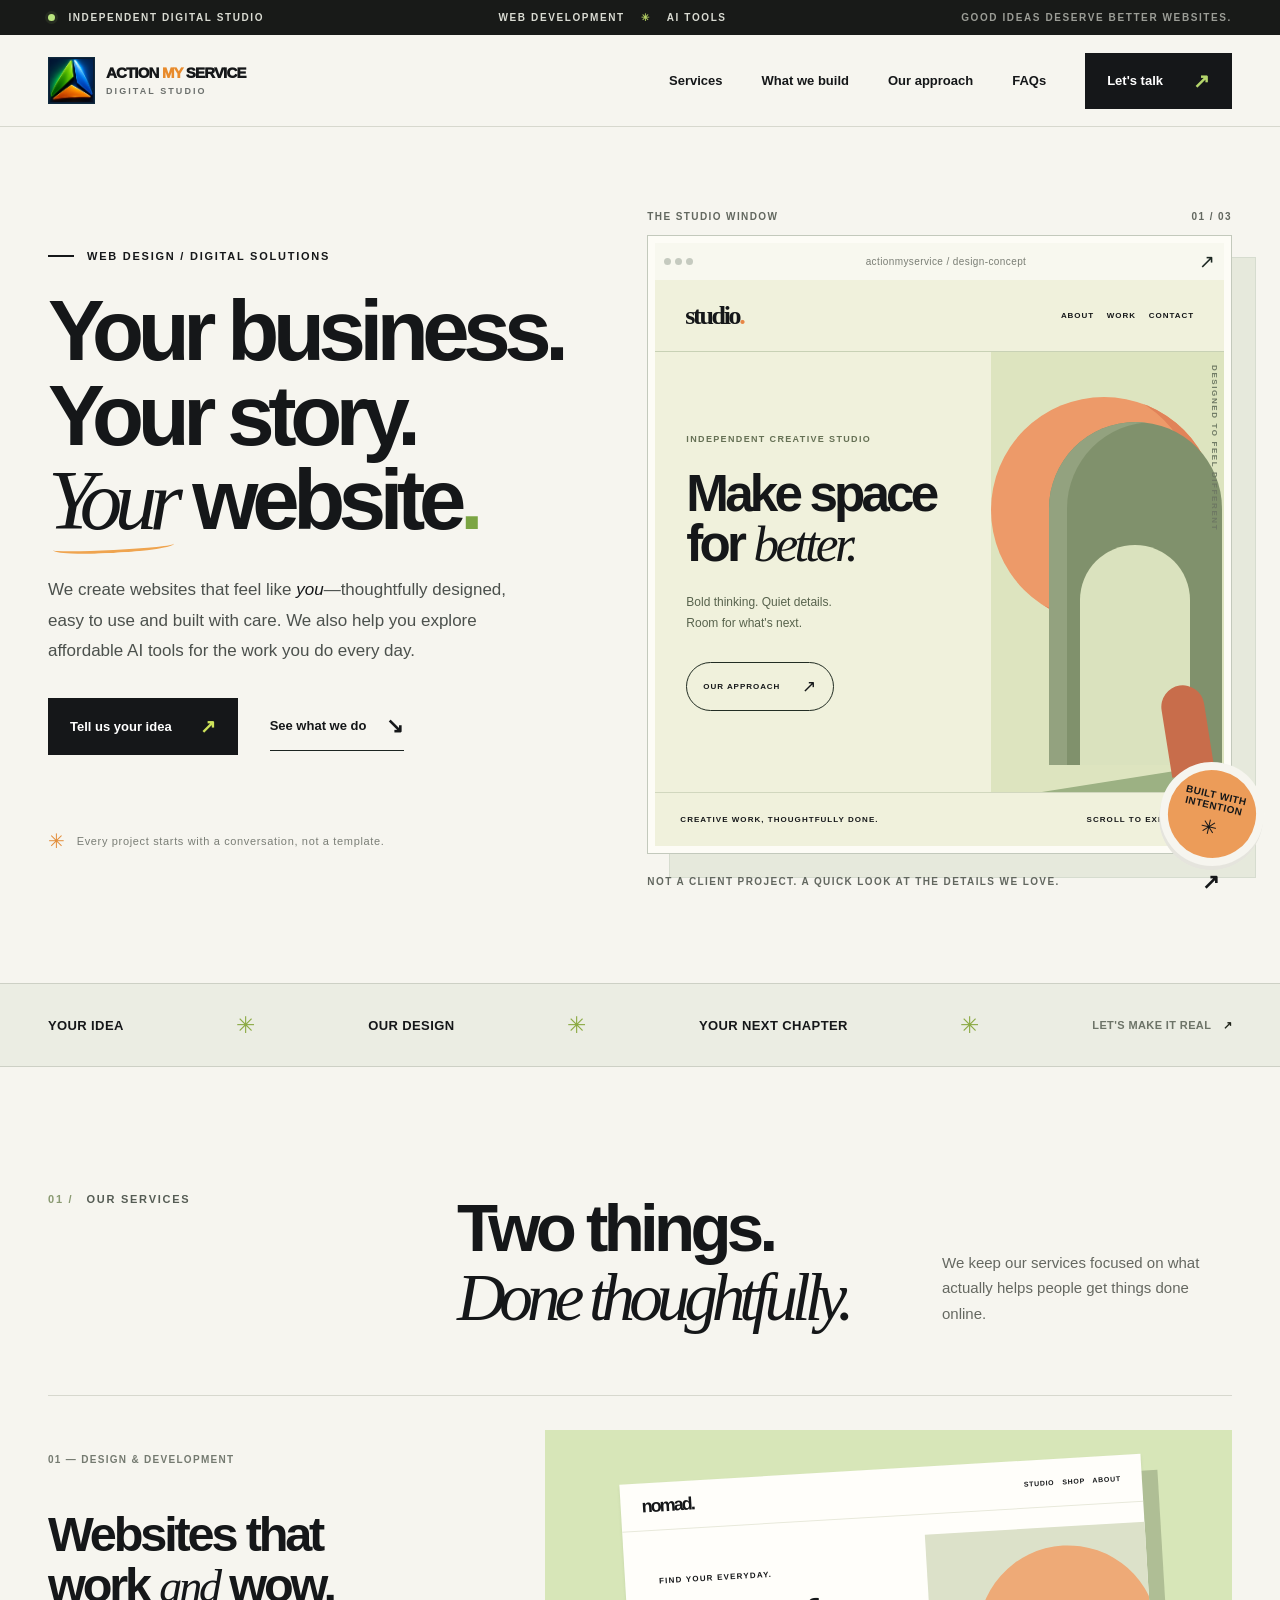
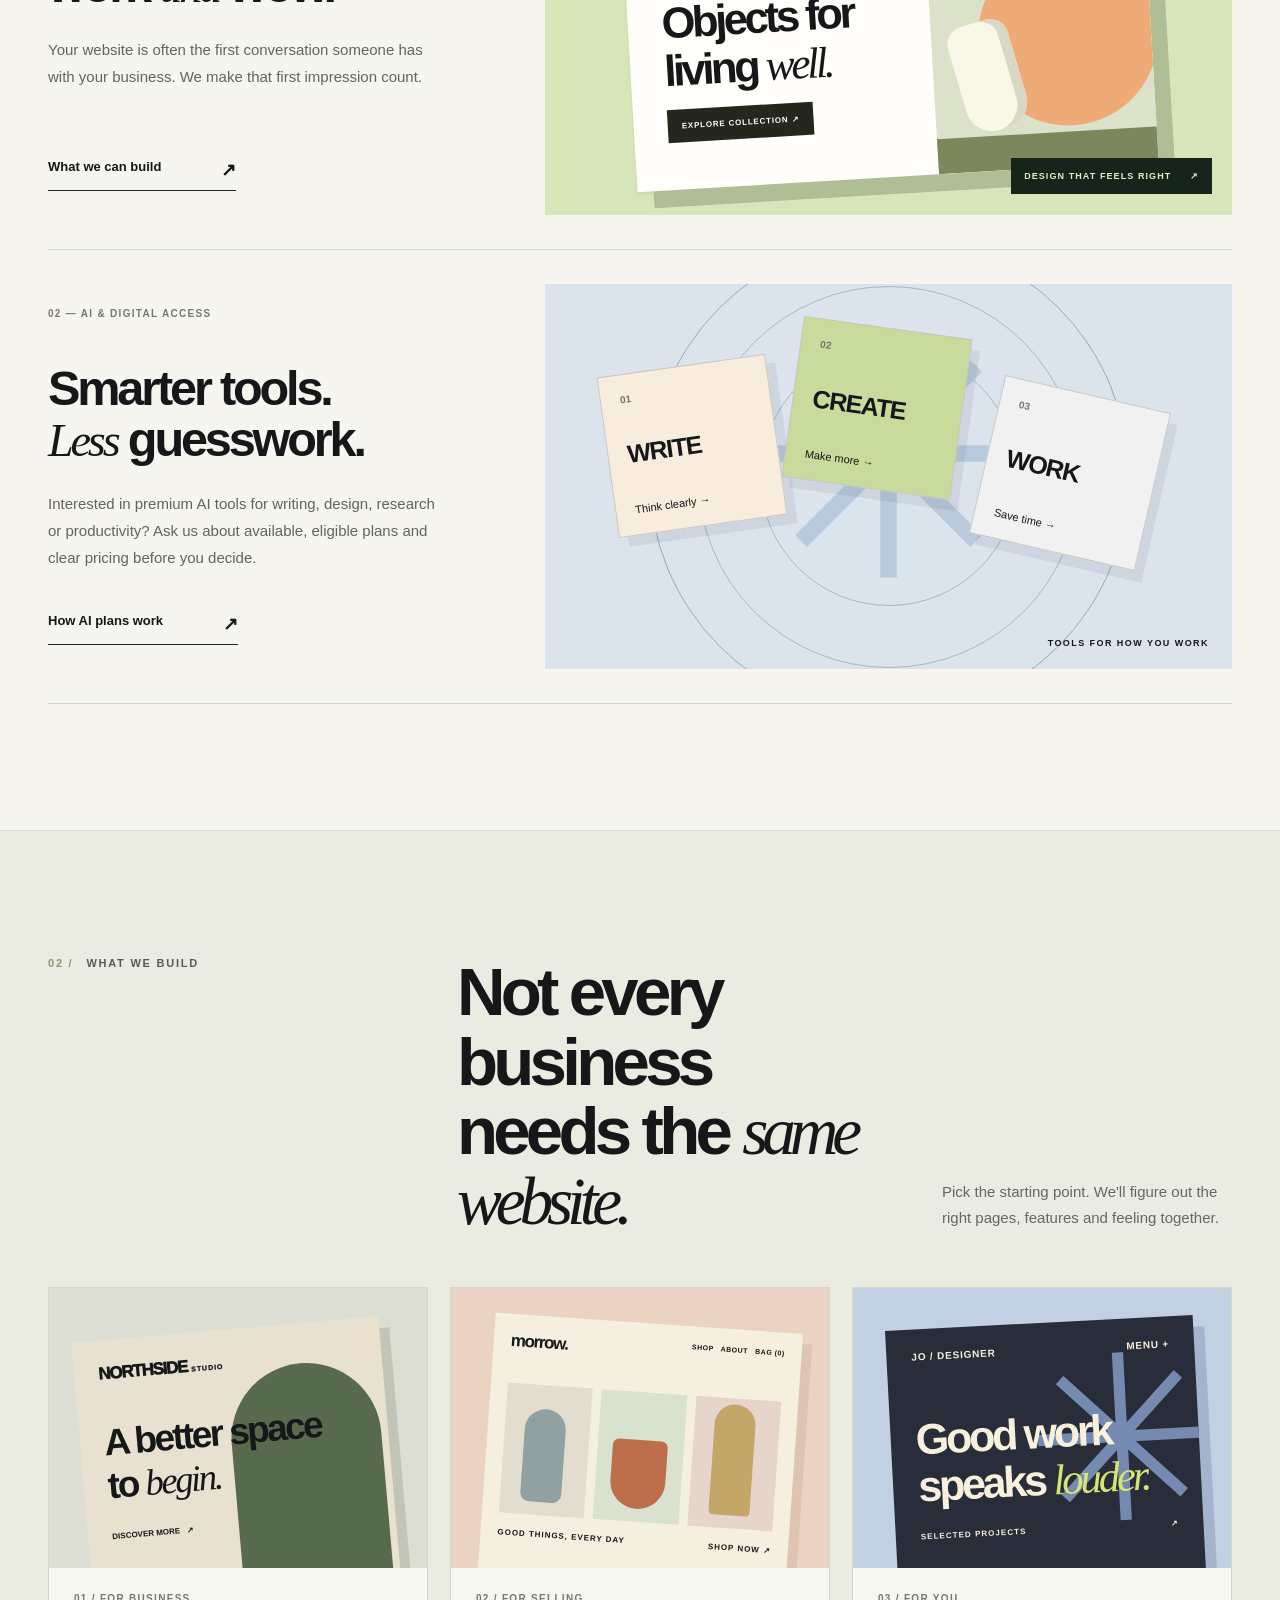
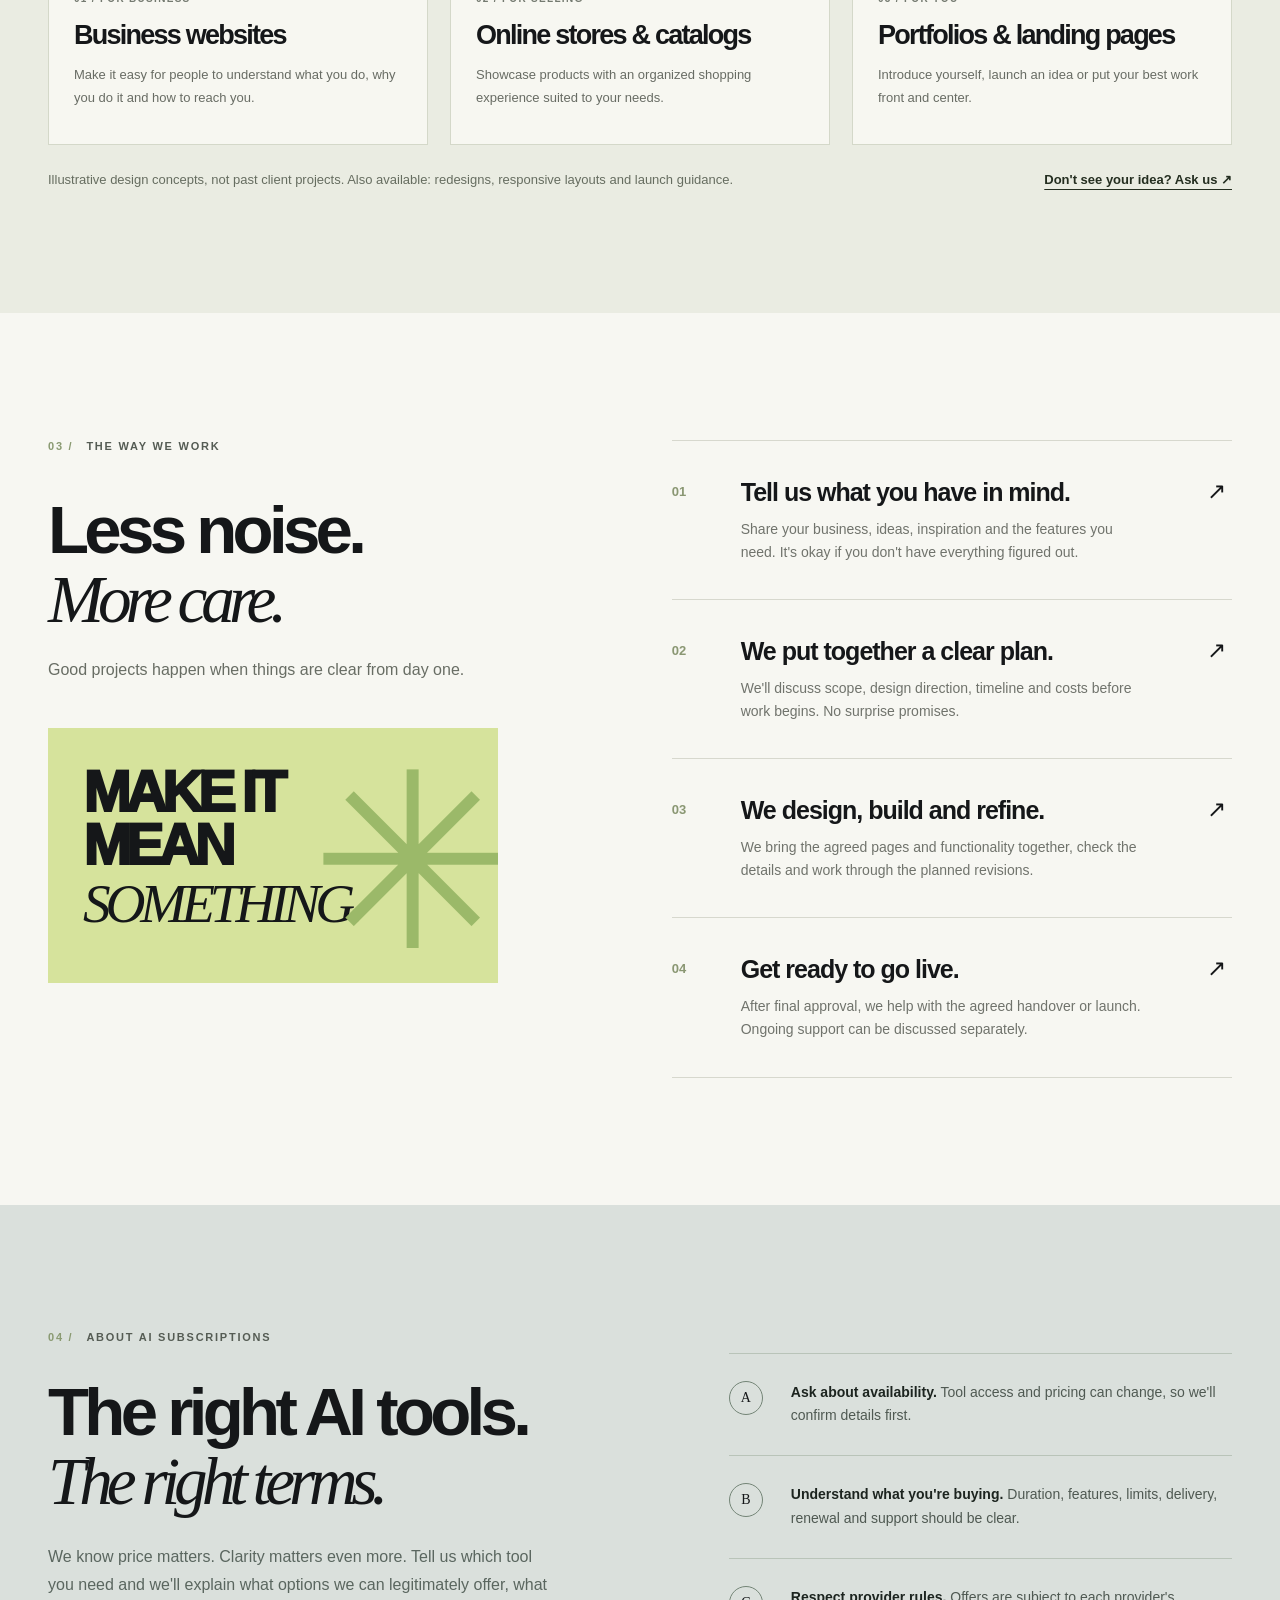
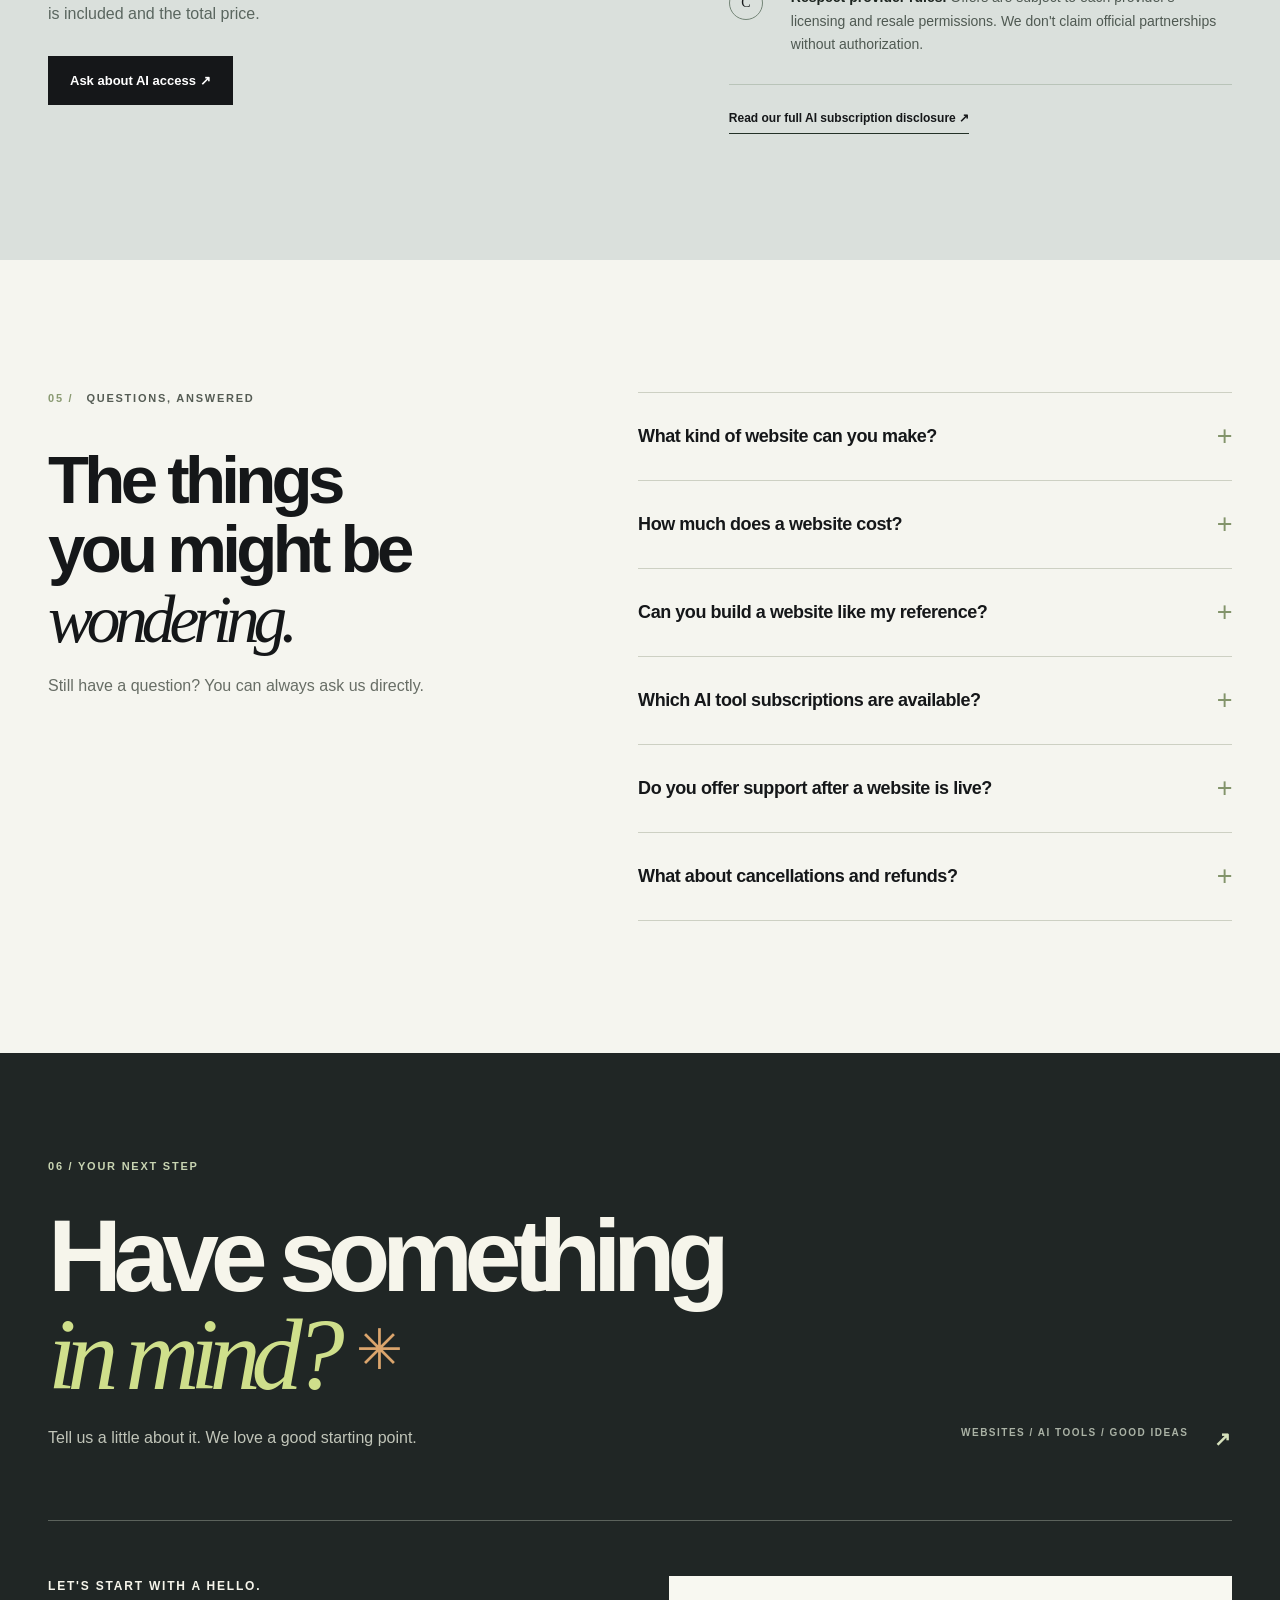
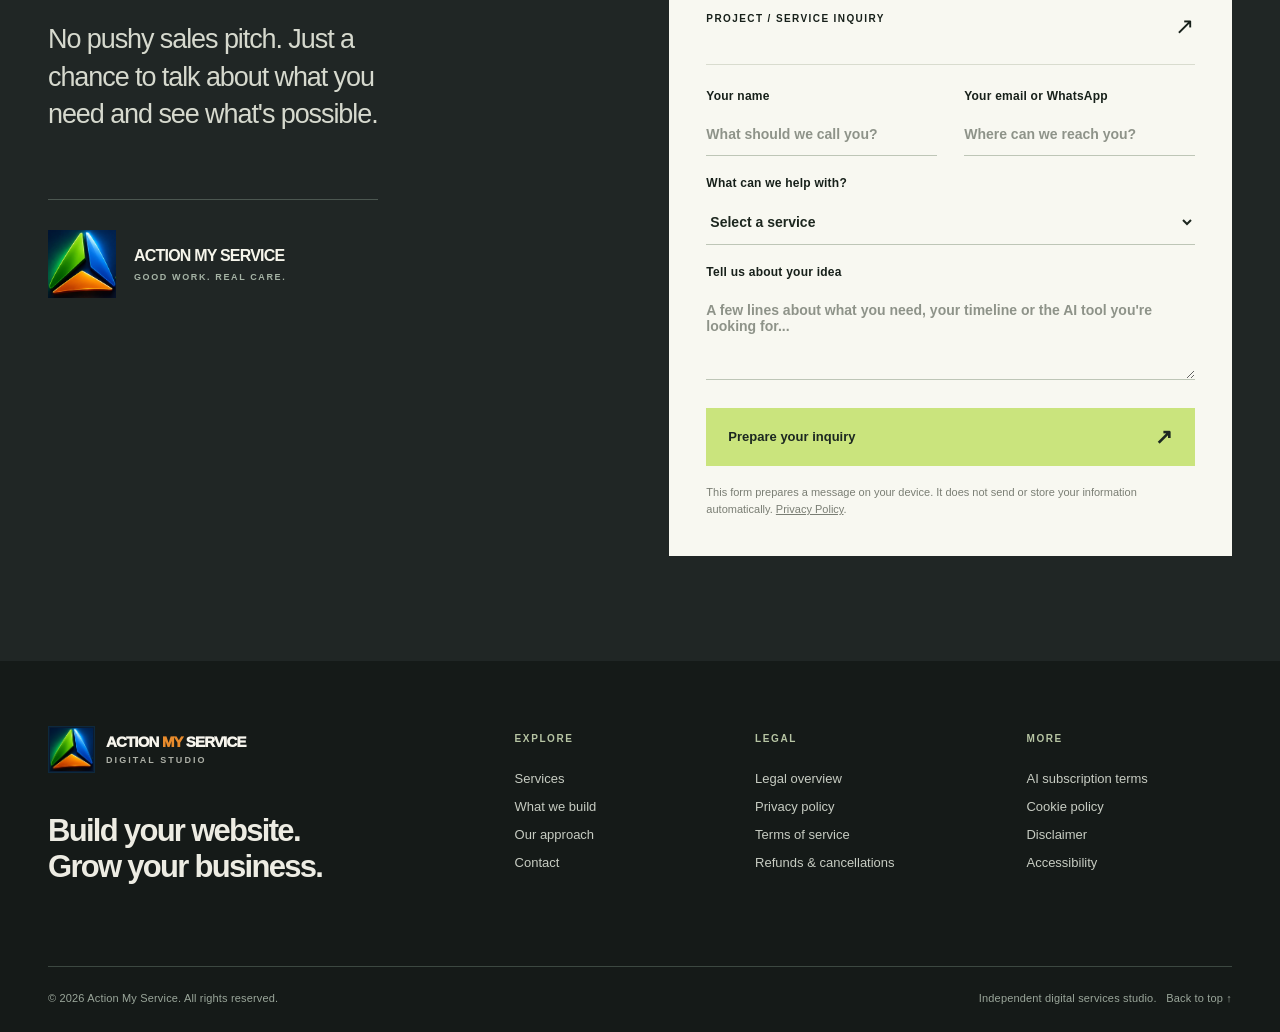
<file: index.html>
<!doctype html>
<html lang="en">
<head>
  <meta charset="utf-8"><meta name="viewport" content="width=device-width,initial-scale=1">
  <meta name="theme-color" content="#f6f5ef">
  <meta name="description" content="Action My Service is an independent digital studio building thoughtful websites for businesses and helping customers explore affordable, eligible AI tool subscriptions.">
  <meta property="og:type" content="website"><meta property="og:title" content="Action My Service — Websites with character"><meta property="og:description" content="Thoughtful websites. Practical digital tools. Made for your next move."><meta property="og:image" content="/assets/social-card.jpg">
  <title>Action My Service — Websites with character</title>
  <link rel="icon" type="image/svg+xml" href="/assets/favicon.svg"><link rel="stylesheet" href="/assets/styles.css">
  <script defer src="/assets/config.js"></script><script defer src="/assets/main.js"></script>
</head>
<body id="top">
<a href="#main" class="skip-link">Skip to content</a>
<div class="top-strip"><div class="wrap strip-inner"><span><span class="status-dot" aria-hidden="true"></span> INDEPENDENT DIGITAL STUDIO</span><span>WEB DEVELOPMENT <span class="strip-cross">✳</span> AI TOOLS</span><span class="strip-last">GOOD IDEAS DESERVE BETTER WEBSITES.</span></div></div>
<header class="site-header"><div class="wrap nav-wrap">
  <a href="/" class="brand" aria-label="Action My Service — Home"><span class="brand-icon"><img src="/assets/action-mark.webp" width="39" height="39" alt=""></span><span class="brand-wordmark">ACTION <span>MY</span> SERVICE <small>DIGITAL STUDIO</small></span></a>
  <button class="mobile-toggle" type="button" aria-label="Open menu" aria-expanded="false" aria-controls="primary-nav"><span></span><span></span></button>
  <nav class="primary-nav" id="primary-nav" aria-label="Main navigation"><a href="#services">Services</a><a href="#website-types">What we build</a><a href="#approach">Our approach</a><a href="#faq">FAQs</a><a href="#contact" class="nav-contact">Let's talk <span aria-hidden="true">↗</span></a></nav>
</div></header>
<main id="main">
<section class="hero" aria-labelledby="hero-heading"><div class="wrap hero-layout">
  <div class="hero-content">
    <div class="eyebrow"><span class="eyebrow-line"></span> WEB DESIGN / DIGITAL SOLUTIONS</div>
    <h1 id="hero-heading">Your business.<br>Your story.<br><span class="serif-swoosh">Your</span> website<span class="period">.</span></h1>
    <p class="hero-description">We create websites that feel like <em>you</em>—thoughtfully designed, easy to use and built with care. We also help you explore affordable AI tools for the work you do every day.</p>
    <div class="hero-actions"><a class="button button-dark" href="#contact">Tell us your idea <span aria-hidden="true">↗</span></a><a class="button-link" href="#services">See what we do <span aria-hidden="true">↘</span></a></div>
    <div class="hero-footnote"><span class="tiny-asterisk">✳</span> Every project starts with a conversation, not a template.</div>
  </div>
  <div class="hero-feature" aria-label="Illustrative website design concept by Action My Service">
    <div class="feature-head"><span>THE STUDIO WINDOW</span><span>01 / 03</span></div>
    <div class="browser-frame">
      <div class="browser-top"><div class="browser-dots"><i></i><i></i><i></i></div><span>actionmyservice / design-concept</span><span class="browser-chevron">↗</span></div>
      <div class="concept-site">
        <div class="concept-nav"><span class="concept-brand">studio<span>.</span></span><span>ABOUT &nbsp;&nbsp; WORK &nbsp;&nbsp; CONTACT</span></div>
        <div class="concept-main"><div class="concept-copy"><span>INDEPENDENT CREATIVE STUDIO</span><strong>Make space<br>for <i>better.</i></strong><p>Bold thinking. Quiet details.<br>Room for what's next.</p><span class="concept-pill">OUR APPROACH <b>↗</b></span></div>
          <div class="concept-illustration"><div class="shape-disc"></div><div class="shape-arch"></div><div class="shape-shelf"></div><div class="shape-mini"></div><span class="concept-vertical">DESIGNED TO FEEL DIFFERENT</span></div>
        </div>
        <div class="concept-bottom"><span>CREATIVE WORK, THOUGHTFULLY DONE.</span><span>SCROLL TO EXPLORE ↓</span></div>
      </div>
    </div>
    <div class="feature-footer"><span>NOT A CLIENT PROJECT. A QUICK LOOK AT THE DETAILS WE LOVE.</span><span class="feature-arrow" aria-hidden="true">↗</span></div>
    <div class="seal" aria-hidden="true"><span>BUILT WITH<br>INTENTION</span><b>✳</b></div>
  </div>
</div></section>
<div class="capabilities" aria-label="Services offered"><div class="wrap capabilities-inner"><span>YOUR IDEA</span><b>✳</b><span>OUR DESIGN</span><b>✳</b><span>YOUR NEXT CHAPTER</span><b>✳</b><span class="cap-side">LET'S MAKE IT REAL <span>↗</span></span></div></div>
<section class="section services" id="services"><div class="wrap">
  <div class="section-intro"><div class="section-label"><span class="label-index">01 /</span> OUR SERVICES</div><div><h2>Two things.<br><span class="heading-serif">Done thoughtfully.</span></h2><p>We keep our services focused on what actually helps people get things done online.</p></div></div>
  <div class="service-rows">
    <article class="service-row service-web"><div class="service-identity"><span class="service-count">01 — DESIGN & DEVELOPMENT</span><h3>Websites that<br>work <i>and</i> wow.</h3><p>Your website is often the first conversation someone has with your business. We make that first impression count.</p><a class="underlink" href="#website-types">What we can build <span aria-hidden="true">↗</span></a></div><div class="service-art web-art" aria-hidden="true"><div class="web-mini-window"><div class="mini-top"><b>nomad.</b><span>STUDIO &nbsp; SHOP &nbsp; ABOUT</span></div><div class="mini-body"><small>FIND YOUR EVERYDAY.</small><strong>Objects for<br>living <em>well.</em></strong><div class="mini-button">EXPLORE COLLECTION ↗</div></div><div class="mini-art"><div class="mini-circle"></div><div class="mini-vase"></div><div class="mini-table"></div></div></div><div class="art-tag">DESIGN THAT FEELS RIGHT <span>↗</span></div></div></article>
    <article class="service-row service-ai"><div class="service-identity"><span class="service-count">02 — AI & DIGITAL ACCESS</span><h3>Smarter tools.<br><i>Less</i> guesswork.</h3><p>Interested in premium AI tools for writing, design, research or productivity? Ask us about available, eligible plans and clear pricing before you decide.</p><a class="underlink" href="#ai-info">How AI plans work <span aria-hidden="true">↗</span></a></div><div class="service-art ai-art" aria-hidden="true"><div class="ai-aura"></div><div class="ai-large-star">✳</div><div class="ai-tile tile-write"><b>01</b><strong>WRITE</strong><span>Think clearly →</span></div><div class="ai-tile tile-create"><b>02</b><strong>CREATE</strong><span>Make more →</span></div><div class="ai-tile tile-work"><b>03</b><strong>WORK</strong><span>Save time →</span></div><span class="ai-corner">TOOLS FOR HOW YOU WORK</span></div></article>
  </div>
</div></section>
<section class="section build-section" id="website-types"><div class="wrap">
  <div class="build-top"><div class="section-label"><span class="label-index">02 /</span> WHAT WE BUILD</div><div><h2>Not every business<br>needs the <span class="heading-serif">same website.</span></h2><p>Pick the starting point. We'll figure out the right pages, features and feeling together.</p></div></div>
  <div class="website-grid">
    <article class="website-type"><div class="type-visual visual-business"><div class="business-screen"><span class="visual-top">NORTHSIDE <small>STUDIO</small></span><div class="business-line">A better space<br>to <i>begin.</i></div><span class="visual-cta">DISCOVER MORE &nbsp; ↗</span><div class="business-orb"></div></div></div><div class="type-text"><div class="type-index">01 / FOR BUSINESS</div><h3>Business websites</h3><p>Make it easy for people to understand what you do, why you do it and how to reach you.</p></div></article>
    <article class="website-type"><div class="type-visual visual-store"><div class="store-screen"><span class="store-nav">morrow. <small>SHOP&nbsp;&nbsp; ABOUT&nbsp;&nbsp; BAG (0)</small></span><div class="store-items"><div class="item-shape shape-one"><i></i></div><div class="item-shape shape-two"><i></i></div><div class="item-shape shape-three"><i></i></div></div><div class="store-bottom">GOOD THINGS, EVERY DAY <span>SHOP NOW ↗</span></div></div></div><div class="type-text"><div class="type-index">02 / FOR SELLING</div><h3>Online stores & catalogs</h3><p>Showcase products with an organized shopping experience suited to your needs.</p></div></article>
    <article class="website-type"><div class="type-visual visual-portfolio"><div class="portfolio-screen"><span class="portfolio-top">JO / DESIGNER <span>MENU +</span></span><span class="portfolio-name">Good work<br>speaks <i>louder.</i></span><span class="portfolio-bottom">SELECTED PROJECTS <b>↗</b></span><div class="portfolio-flower">✳</div></div></div><div class="type-text"><div class="type-index">03 / FOR YOU</div><h3>Portfolios & landing pages</h3><p>Introduce yourself, launch an idea or put your best work front and center.</p></div></article>
  </div>
  <div class="build-note"><span>Illustrative design concepts, not past client projects. Also available: redesigns, responsive layouts and launch guidance.</span><a href="#contact">Don't see your idea? Ask us ↗</a></div>
</div></section>
<section class="principles" id="approach"><div class="wrap principles-layout"><div class="principles-intro"><div class="section-label"><span class="label-index">03 /</span> THE WAY WE WORK</div><h2>Less noise.<br><span class="heading-serif">More care.</span></h2><p>Good projects happen when things are clear from day one.</p><div class="principles-art"><span>MAKE IT<br>MEAN<br><i>SOMETHING.</i></span><b>✳</b></div></div><div class="steps"><article><span class="step-num">01</span><div><h3>Tell us what you have in mind.</h3><p>Share your business, ideas, inspiration and the features you need. It's okay if you don't have everything figured out.</p></div><span class="step-arrow">↗</span></article><article><span class="step-num">02</span><div><h3>We put together a clear plan.</h3><p>We'll discuss scope, design direction, timeline and costs before work begins. No surprise promises.</p></div><span class="step-arrow">↗</span></article><article><span class="step-num">03</span><div><h3>We design, build and refine.</h3><p>We bring the agreed pages and functionality together, check the details and work through the planned revisions.</p></div><span class="step-arrow">↗</span></article><article><span class="step-num">04</span><div><h3>Get ready to go live.</h3><p>After final approval, we help with the agreed handover or launch. Ongoing support can be discussed separately.</p></div><span class="step-arrow">↗</span></article></div></div></section>
<section class="section ai-note" id="ai-info"><div class="wrap ai-note-layout"><div><div class="section-label"><span class="label-index">04 /</span> ABOUT AI SUBSCRIPTIONS</div><h2>The right AI tools.<br><span class="heading-serif">The right terms.</span></h2><p>We know price matters. Clarity matters even more. Tell us which tool you need and we'll explain what options we can legitimately offer, what is included and the total price.</p><a class="button button-dark" href="#contact" data-inquiry-service="AI Tool Subscription">Ask about AI access ↗</a></div><div class="ai-note-list"><div><span class="num-round">A</span><p><strong>Ask about availability.</strong> Tool access and pricing can change, so we'll confirm details first.</p></div><div><span class="num-round">B</span><p><strong>Understand what you're buying.</strong> Duration, features, limits, delivery, renewal and support should be clear.</p></div><div><span class="num-round">C</span><p><strong>Respect provider rules.</strong> Offers are subject to each provider's licensing and resale permissions. We don't claim official partnerships without authorization.</p></div><a href="/ai-subscriptions.html" class="small-policy">Read our full AI subscription disclosure ↗</a></div></div></section>
<section class="faq-section" id="faq"><div class="wrap faq-layout"><div class="faq-intro"><div class="section-label"><span class="label-index">05 /</span> QUESTIONS, ANSWERED</div><h2>The things<br>you might be<br><span class="heading-serif">wondering.</span></h2><p>Still have a question? You can always ask us directly.</p></div><div class="faq-list"><details><summary>What kind of website can you make? <span>+</span></summary><p>We can discuss business websites, portfolios, landing pages, catalogs, stores and redesign projects. The exact pages, integrations and functionality are set out in an agreed quote.</p></details><details><summary>How much does a website cost? <span>+</span></summary><p>Every project has different needs. Share what you're looking for and we'll quote based on the pages, features, content, design and timeline involved.</p></details><details><summary>Can you build a website like my reference? <span>+</span></summary><p>References are welcome! We'll use them to understand your taste and needs, then create a design suited to your business rather than copying someone else's protected work.</p></details><details><summary>Which AI tool subscriptions are available? <span>+</span></summary><p>Options vary over time. Tell us the product and plan you're interested in. We'll confirm whether an authorized, terms-compliant offer is available and explain the cost and restrictions before payment.</p></details><details><summary>Do you offer support after a website is live? <span>+</span></summary><p>Handover, revisions and post-launch support are defined in your quote. We can discuss ongoing maintenance separately if it is available for your project.</p></details><details><summary>What about cancellations and refunds? <span>+</span></summary><p>They depend on the agreed work, project stage, applicable law and any third-party terms. Please read the <a href="/refunds.html">Refund & Cancellation Policy</a> before making a purchase.</p></details></div></div></section>
<section class="contact-section" id="contact"><div class="wrap"><div class="contact-lead"><div class="contact-headline"><div class="section-label">06 / YOUR NEXT STEP</div><h2>Have something<br><span class="contact-script">in mind?</span> <span class="contact-tiny-star">✳</span></h2><p>Tell us a little about it. We love a good starting point.</p></div><div class="contact-micro">WEBSITES / AI TOOLS / GOOD IDEAS <span>↗</span></div></div><div class="contact-content"><div class="contact-left"><span>LET'S START WITH A HELLO.</span><p>No pushy sales pitch. Just a chance to talk about what you need and see what's possible.</p><div class="contact-channel" id="direct-contact" hidden><span class="status-dot"></span><span id="direct-contact-label"></span></div><div class="contact-stamp"><img src="/assets/action-mark.webp" alt="" width="68" height="72"><span>ACTION MY SERVICE<br><small>GOOD WORK. REAL CARE.</small></span></div></div><div class="contact-form-wrap"><form id="inquiry-form" novalidate><div class="form-header"><span>PROJECT / SERVICE INQUIRY</span><span>↗</span></div><div class="form-two"><label>Your name <input name="name" autocomplete="name" placeholder="What should we call you?" maxlength="90" required></label><label>Your email or WhatsApp <input name="reply" placeholder="Where can we reach you?" maxlength="120" required></label></div><label>What can we help with? <select name="service" id="service-choice" required><option value="" selected disabled>Select a service</option><option>Website Design & Development</option><option>Website Redesign</option><option>Online Store / Catalog</option><option>AI Tool Subscription</option><option>Something Else</option></select></label><label>Tell us about your idea <textarea name="message" placeholder="A few lines about what you need, your timeline or the AI tool you're looking for..." rows="4" maxlength="2500" required></textarea></label><button type="submit" class="button form-submit">Prepare your inquiry <span>↗</span></button><p class="form-explain">This form prepares a message on your device. It does not send or store your information automatically. <a href="/privacy.html">Privacy Policy</a>.</p></form><div id="inquiry-result" class="inquiry-result" tabindex="-1" hidden><strong>Here's your ready-to-send message.</strong><p>Copy it, or send it with one of the contact options once the business details are configured.</p><textarea id="inquiry-output" readonly rows="8" aria-label="Your prepared inquiry"></textarea><div class="result-actions"><button id="copy-inquiry" type="button" class="button button-dark">Copy message</button><a id="send-email" class="button button-quiet" hidden>Open email ↗</a><a id="send-whatsapp" class="button button-quiet" hidden rel="noopener noreferrer" target="_blank">Open WhatsApp ↗</a></div><p id="copy-status" aria-live="polite"></p></div></div></div></div></section>
</main>
<footer class="footer"><div class="wrap"><div class="footer-main"><div class="footer-brand"><a href="/" class="brand"><span class="brand-icon"><img src="/assets/action-mark.webp" width="39" height="39" alt=""></span><span class="brand-wordmark">ACTION <span>MY</span> SERVICE <small>DIGITAL STUDIO</small></span></a><h3>Build your website.<br>Grow your business.</h3></div><div class="footer-column"><strong>EXPLORE</strong><a href="/#services">Services</a><a href="/#website-types">What we build</a><a href="/#approach">Our approach</a><a href="/#contact">Contact</a></div><div class="footer-column"><strong>LEGAL</strong><a href="/legal.html">Legal overview</a><a href="/privacy.html">Privacy policy</a><a href="/terms.html">Terms of service</a><a href="/refunds.html">Refunds & cancellations</a></div><div class="footer-column"><strong>MORE</strong><a href="/ai-subscriptions.html">AI subscription terms</a><a href="/cookies.html">Cookie policy</a><a href="/disclaimer.html">Disclaimer</a><a href="/accessibility.html">Accessibility</a></div></div><div class="footer-bottom"><span>© <span data-year>2026</span> Action My Service. All rights reserved.</span><span>Independent digital services studio. &nbsp; <a href="#top">Back to top ↑</a></span></div></div></footer>
</body></html>
</file>
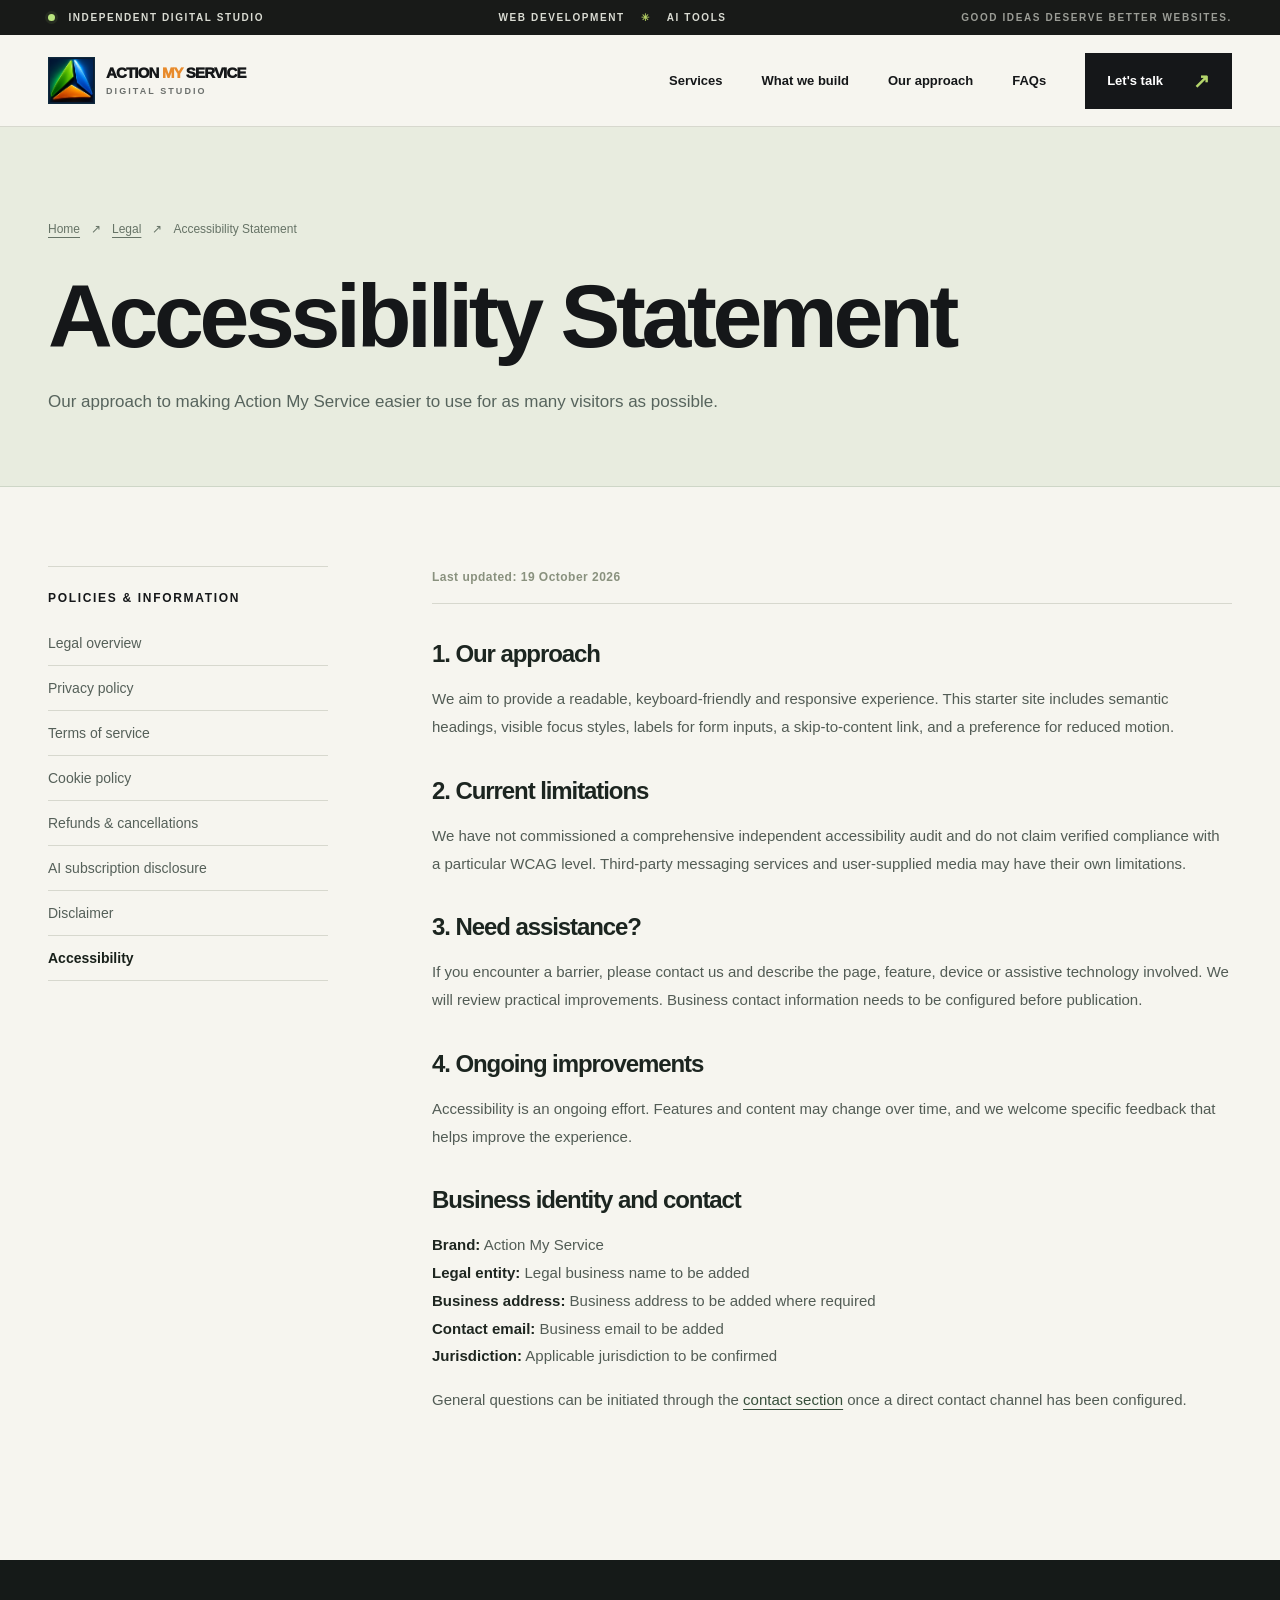
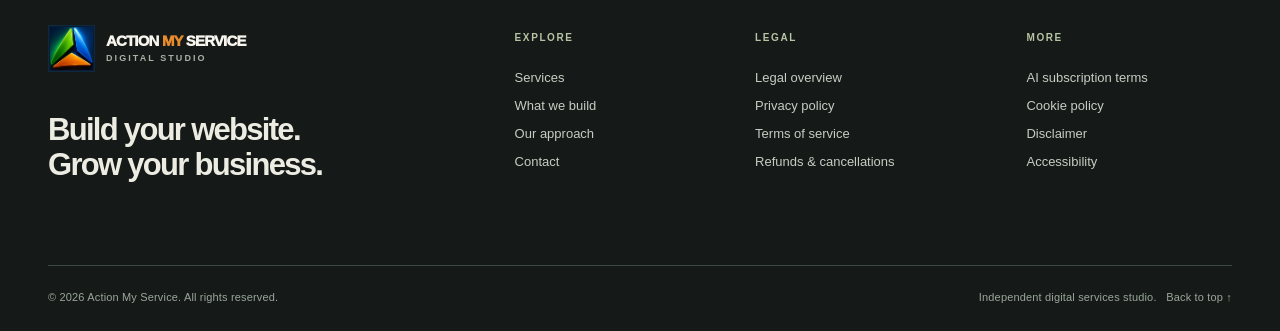
<file: accessibility.html>
<!doctype html><html lang="en"><head><meta charset="utf-8"><meta name="viewport" content="width=device-width,initial-scale=1"><meta name="theme-color" content="#f6f5ef"><meta name="description" content="Our approach to making Action My Service easier to use for as many visitors as possible."><title>Accessibility Statement | Action My Service</title><link rel="icon" type="image/svg+xml" href="/assets/favicon.svg"><link rel="stylesheet" href="/assets/styles.css"><script defer src="/assets/config.js"></script><script defer src="/assets/main.js"></script></head><body id="top"><a class="skip-link" href="#main">Skip to content</a><div class="top-strip"><div class="wrap strip-inner"><span><span class="status-dot"></span> INDEPENDENT DIGITAL STUDIO</span><span>WEB DEVELOPMENT <span class="strip-cross">✳</span> AI TOOLS</span><span class="strip-last">GOOD IDEAS DESERVE BETTER WEBSITES.</span></div></div><header class="site-header"><div class="wrap nav-wrap">
<a aria-label="Action My Service — Home" class="brand" href="/"><span class="brand-icon"><img alt="" height="39" src="/assets/action-mark.webp" width="39"/></span><span class="brand-wordmark">ACTION <span>MY</span> SERVICE <small>DIGITAL STUDIO</small></span></a>
<button aria-controls="primary-nav" aria-expanded="false" aria-label="Open menu" class="mobile-toggle" type="button"><span></span><span></span></button>
<nav aria-label="Main navigation" class="primary-nav" id="primary-nav"><a href="/#services">Services</a><a href="/#website-types">What we build</a><a href="/#approach">Our approach</a><a href="/#faq">FAQs</a><a class="nav-contact" href="/#contact">Let's talk <span aria-hidden="true">↗</span></a></nav>
</div></header><main id="main"><div class="legal-hero"><div class="wrap"><div class="crumb"><a href="/">Home</a> <span>↗</span> <a href="/legal.html">Legal</a> <span>↗</span> Accessibility Statement</div><h1>Accessibility Statement</h1><p>Our approach to making Action My Service easier to use for as many visitors as possible.</p></div></div><div class="wrap legal-content-wrap"><aside class="legal-sidebar" aria-label="Legal navigation"><h2>Policies &amp; information</h2><a href="/legal.html" >Legal overview</a><a href="/privacy.html" >Privacy policy</a><a href="/terms.html" >Terms of service</a><a href="/cookies.html" >Cookie policy</a><a href="/refunds.html" >Refunds &amp; cancellations</a><a href="/ai-subscriptions.html" >AI subscription disclosure</a><a href="/disclaimer.html" >Disclaimer</a><a href="/accessibility.html" aria-current="page">Accessibility</a></aside><article class="legal-article"><p class="updated">Last updated: <span data-updated="">19 October 2026</span></p><h2>1. Our approach</h2><p>We aim to provide a readable, keyboard-friendly and responsive experience. This starter site includes semantic headings, visible focus styles, labels for form inputs, a skip-to-content link, and a preference for reduced motion.</p><h2>2. Current limitations</h2><p>We have not commissioned a comprehensive independent accessibility audit and do not claim verified compliance with a particular WCAG level. Third-party messaging services and user-supplied media may have their own limitations.</p><h2>3. Need assistance?</h2><p>If you encounter a barrier, please contact us and describe the page, feature, device or assistive technology involved. We will review practical improvements. Business contact information needs to be configured before publication.</p><h2>4. Ongoing improvements</h2><p>Accessibility is an ongoing effort. Features and content may change over time, and we welcome specific feedback that helps improve the experience.</p><h2 id="contact">Business identity and contact</h2><p><strong>Brand:</strong> Action My Service<br/><strong>Legal entity:</strong> <span data-legal-name="">Action My Service (legal business name not yet provided)</span><br/><strong>Business address:</strong> <span data-legal-address="">Business address to be added before publication where required</span><br/><strong>Contact email:</strong> <span data-legal-email="">Business email to be added before publication</span><br/><strong>Jurisdiction:</strong> <span data-legal-jurisdiction="">Applicable jurisdiction to be confirmed</span></p><p>General questions can be initiated through the <a href="/#contact">contact section</a> once a direct contact channel has been configured.</p></article></div></main><footer class="footer"><div class="wrap"><div class="footer-main"><div class="footer-brand"><a class="brand" href="/"><span class="brand-icon"><img alt="" height="39" src="/assets/action-mark.webp" width="39"/></span><span class="brand-wordmark">ACTION <span>MY</span> SERVICE <small>DIGITAL STUDIO</small></span></a><h3>Build your website.<br/>Grow your business.</h3></div><div class="footer-column"><strong>EXPLORE</strong><a href="/#services">Services</a><a href="/#website-types">What we build</a><a href="/#approach">Our approach</a><a href="/#contact">Contact</a></div><div class="footer-column"><strong>LEGAL</strong><a href="/legal.html">Legal overview</a><a href="/privacy.html">Privacy policy</a><a href="/terms.html">Terms of service</a><a href="/refunds.html">Refunds &amp; cancellations</a></div><div class="footer-column"><strong>MORE</strong><a href="/ai-subscriptions.html">AI subscription terms</a><a href="/cookies.html">Cookie policy</a><a href="/disclaimer.html">Disclaimer</a><a href="/accessibility.html">Accessibility</a></div></div><div class="footer-bottom"><span>© <span data-year="">2026</span> Action My Service. All rights reserved.</span><span>Independent digital services studio.   <a href="#top">Back to top ↑</a></span></div></div></footer></body></html>
</file>
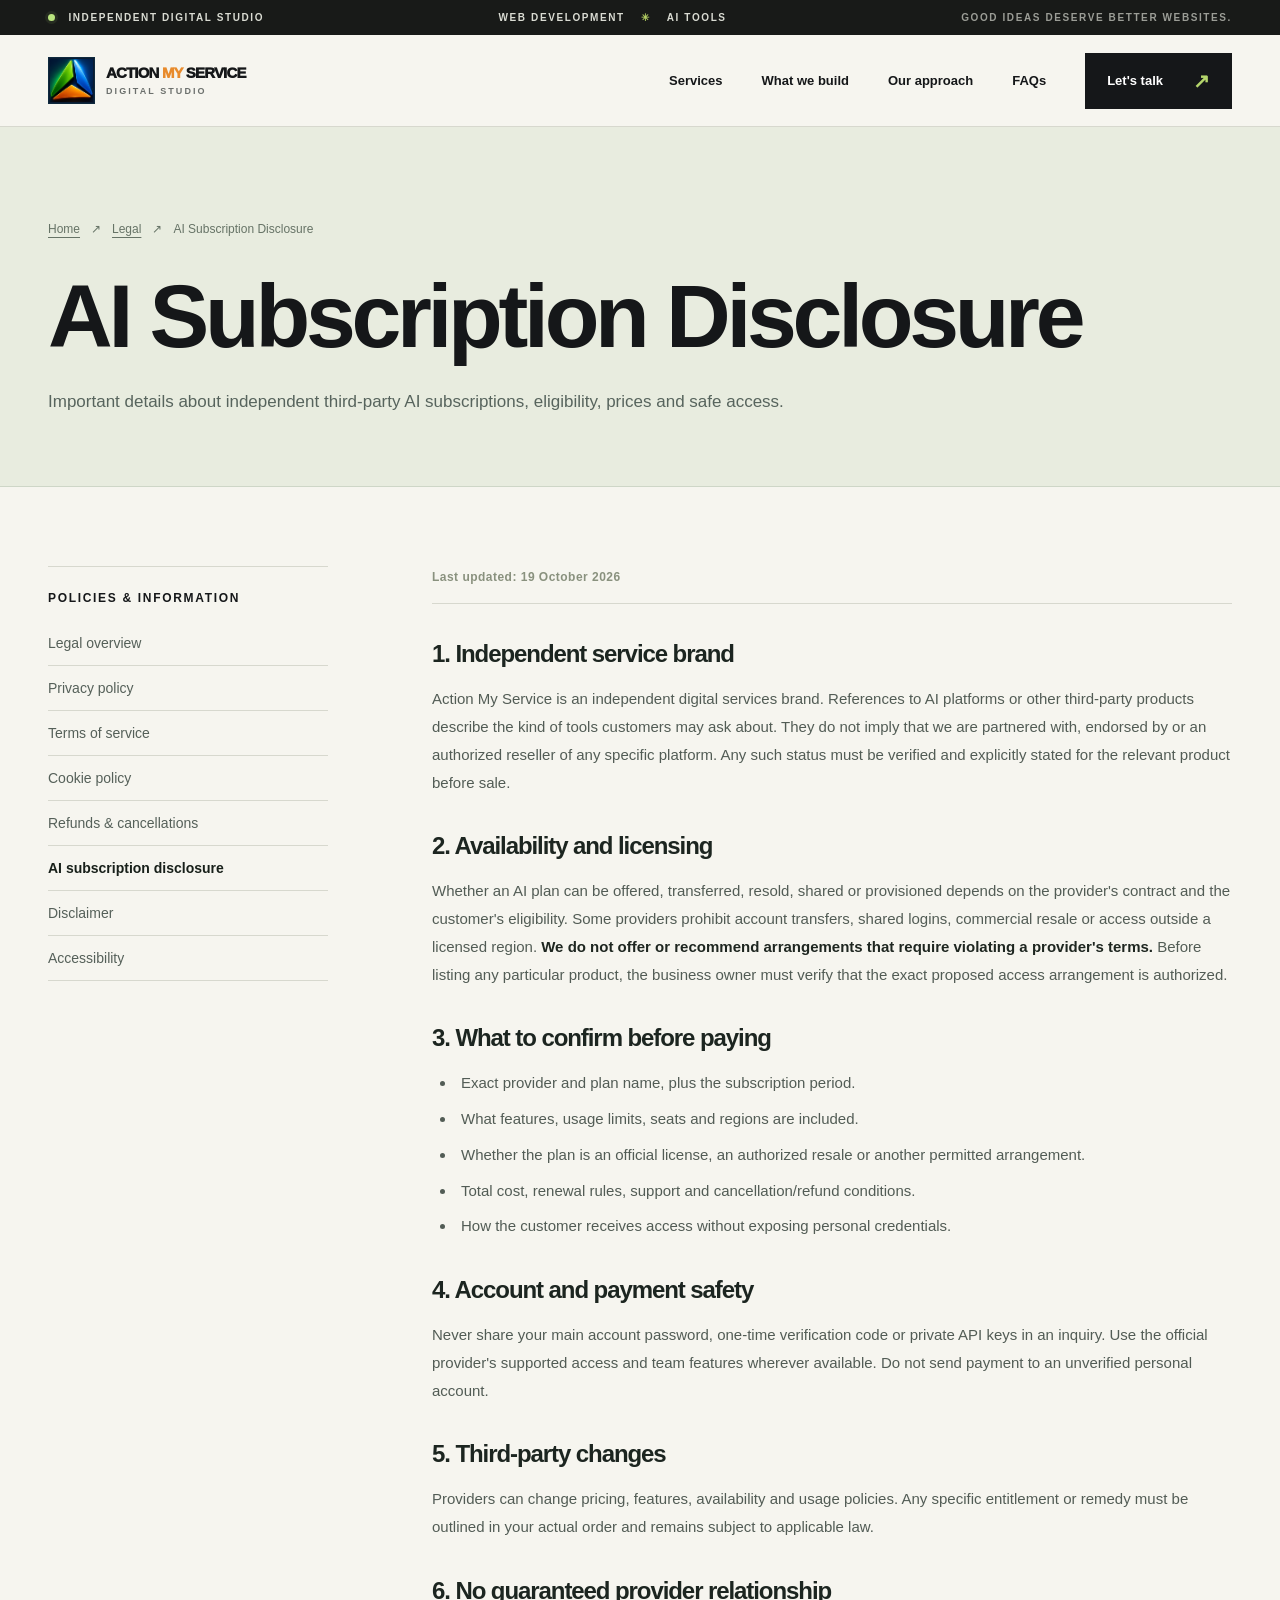
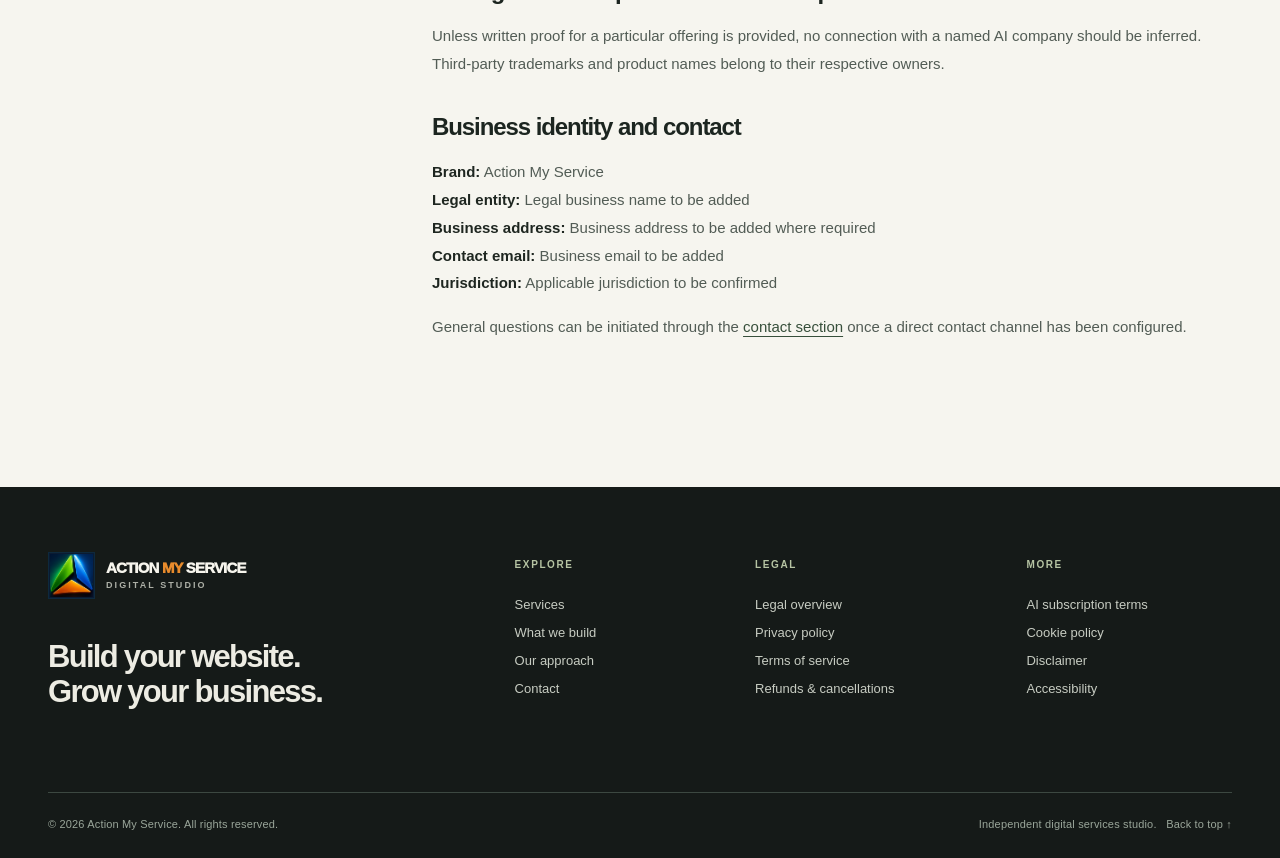
<file: ai-subscriptions.html>
<!doctype html><html lang="en"><head><meta charset="utf-8"><meta name="viewport" content="width=device-width,initial-scale=1"><meta name="theme-color" content="#f6f5ef"><meta name="description" content="Important details about independent third-party AI subscriptions, eligibility, prices and safe access."><title>AI Subscription Disclosure | Action My Service</title><link rel="icon" type="image/svg+xml" href="/assets/favicon.svg"><link rel="stylesheet" href="/assets/styles.css"><script defer src="/assets/config.js"></script><script defer src="/assets/main.js"></script></head><body id="top"><a class="skip-link" href="#main">Skip to content</a><div class="top-strip"><div class="wrap strip-inner"><span><span class="status-dot"></span> INDEPENDENT DIGITAL STUDIO</span><span>WEB DEVELOPMENT <span class="strip-cross">✳</span> AI TOOLS</span><span class="strip-last">GOOD IDEAS DESERVE BETTER WEBSITES.</span></div></div><header class="site-header"><div class="wrap nav-wrap">
<a aria-label="Action My Service — Home" class="brand" href="/"><span class="brand-icon"><img alt="" height="39" src="/assets/action-mark.webp" width="39"/></span><span class="brand-wordmark">ACTION <span>MY</span> SERVICE <small>DIGITAL STUDIO</small></span></a>
<button aria-controls="primary-nav" aria-expanded="false" aria-label="Open menu" class="mobile-toggle" type="button"><span></span><span></span></button>
<nav aria-label="Main navigation" class="primary-nav" id="primary-nav"><a href="/#services">Services</a><a href="/#website-types">What we build</a><a href="/#approach">Our approach</a><a href="/#faq">FAQs</a><a class="nav-contact" href="/#contact">Let's talk <span aria-hidden="true">↗</span></a></nav>
</div></header><main id="main"><div class="legal-hero"><div class="wrap"><div class="crumb"><a href="/">Home</a> <span>↗</span> <a href="/legal.html">Legal</a> <span>↗</span> AI Subscription Disclosure</div><h1>AI Subscription Disclosure</h1><p>Important details about independent third-party AI subscriptions, eligibility, prices and safe access.</p></div></div><div class="wrap legal-content-wrap"><aside class="legal-sidebar" aria-label="Legal navigation"><h2>Policies &amp; information</h2><a href="/legal.html" >Legal overview</a><a href="/privacy.html" >Privacy policy</a><a href="/terms.html" >Terms of service</a><a href="/cookies.html" >Cookie policy</a><a href="/refunds.html" >Refunds &amp; cancellations</a><a href="/ai-subscriptions.html" aria-current="page">AI subscription disclosure</a><a href="/disclaimer.html" >Disclaimer</a><a href="/accessibility.html" >Accessibility</a></aside><article class="legal-article"><p class="updated">Last updated: <span data-updated="">19 October 2026</span></p><h2>1. Independent service brand</h2><p>Action My Service is an independent digital services brand. References to AI platforms or other third-party products describe the kind of tools customers may ask about. They do not imply that we are partnered with, endorsed by or an authorized reseller of any specific platform. Any such status must be verified and explicitly stated for the relevant product before sale.</p><h2>2. Availability and licensing</h2><p>Whether an AI plan can be offered, transferred, resold, shared or provisioned depends on the provider's contract and the customer's eligibility. Some providers prohibit account transfers, shared logins, commercial resale or access outside a licensed region. <strong>We do not offer or recommend arrangements that require violating a provider's terms.</strong> Before listing any particular product, the business owner must verify that the exact proposed access arrangement is authorized.</p><h2>3. What to confirm before paying</h2><ul><li>Exact provider and plan name, plus the subscription period.</li><li>What features, usage limits, seats and regions are included.</li><li>Whether the plan is an official license, an authorized resale or another permitted arrangement.</li><li>Total cost, renewal rules, support and cancellation/refund conditions.</li><li>How the customer receives access without exposing personal credentials.</li></ul><h2>4. Account and payment safety</h2><p>Never share your main account password, one-time verification code or private API keys in an inquiry. Use the official provider's supported access and team features wherever available. Do not send payment to an unverified personal account.</p><h2>5. Third-party changes</h2><p>Providers can change pricing, features, availability and usage policies. Any specific entitlement or remedy must be outlined in your actual order and remains subject to applicable law.</p><h2>6. No guaranteed provider relationship</h2><p>Unless written proof for a particular offering is provided, no connection with a named AI company should be inferred. Third-party trademarks and product names belong to their respective owners.</p><h2 id="contact">Business identity and contact</h2><p><strong>Brand:</strong> Action My Service<br/><strong>Legal entity:</strong> <span data-legal-name="">Action My Service (legal business name not yet provided)</span><br/><strong>Business address:</strong> <span data-legal-address="">Business address to be added before publication where required</span><br/><strong>Contact email:</strong> <span data-legal-email="">Business email to be added before publication</span><br/><strong>Jurisdiction:</strong> <span data-legal-jurisdiction="">Applicable jurisdiction to be confirmed</span></p><p>General questions can be initiated through the <a href="/#contact">contact section</a> once a direct contact channel has been configured.</p></article></div></main><footer class="footer"><div class="wrap"><div class="footer-main"><div class="footer-brand"><a class="brand" href="/"><span class="brand-icon"><img alt="" height="39" src="/assets/action-mark.webp" width="39"/></span><span class="brand-wordmark">ACTION <span>MY</span> SERVICE <small>DIGITAL STUDIO</small></span></a><h3>Build your website.<br/>Grow your business.</h3></div><div class="footer-column"><strong>EXPLORE</strong><a href="/#services">Services</a><a href="/#website-types">What we build</a><a href="/#approach">Our approach</a><a href="/#contact">Contact</a></div><div class="footer-column"><strong>LEGAL</strong><a href="/legal.html">Legal overview</a><a href="/privacy.html">Privacy policy</a><a href="/terms.html">Terms of service</a><a href="/refunds.html">Refunds &amp; cancellations</a></div><div class="footer-column"><strong>MORE</strong><a href="/ai-subscriptions.html">AI subscription terms</a><a href="/cookies.html">Cookie policy</a><a href="/disclaimer.html">Disclaimer</a><a href="/accessibility.html">Accessibility</a></div></div><div class="footer-bottom"><span>© <span data-year="">2026</span> Action My Service. All rights reserved.</span><span>Independent digital services studio.   <a href="#top">Back to top ↑</a></span></div></div></footer></body></html>
</file>
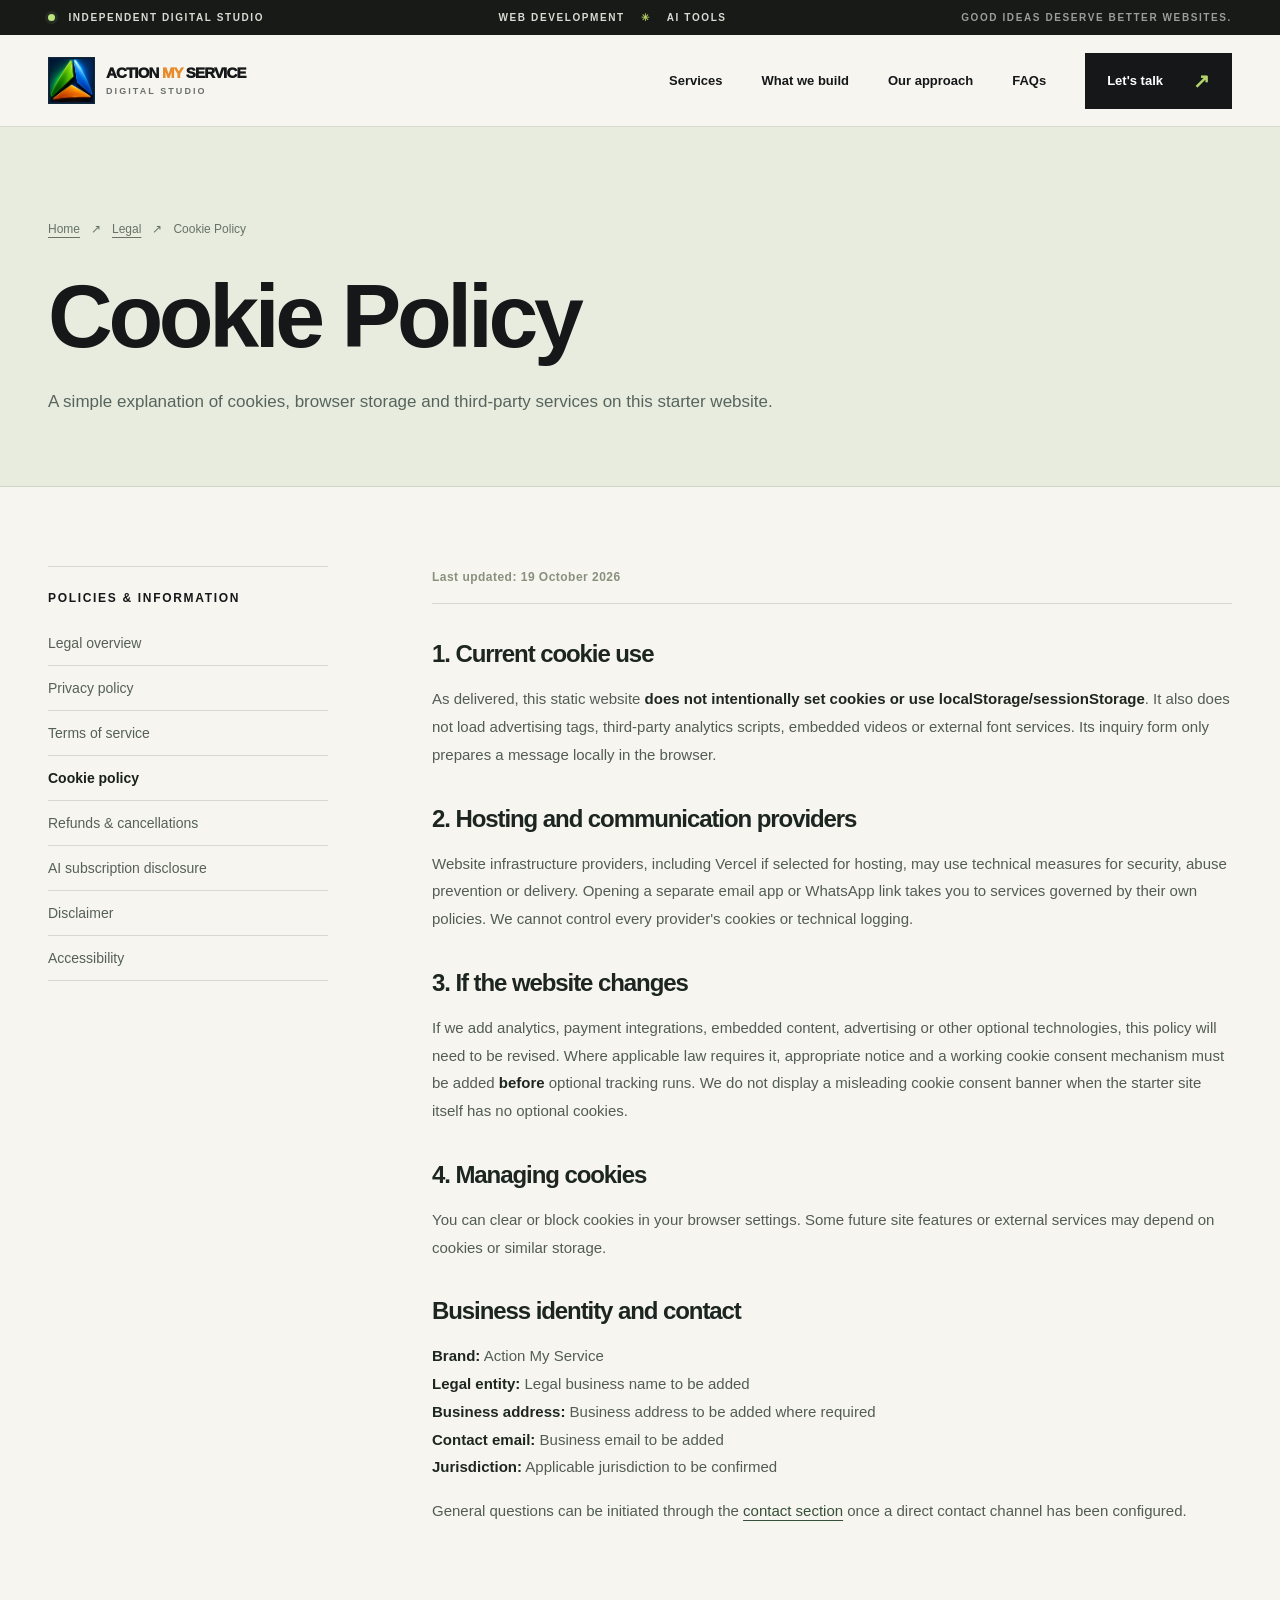
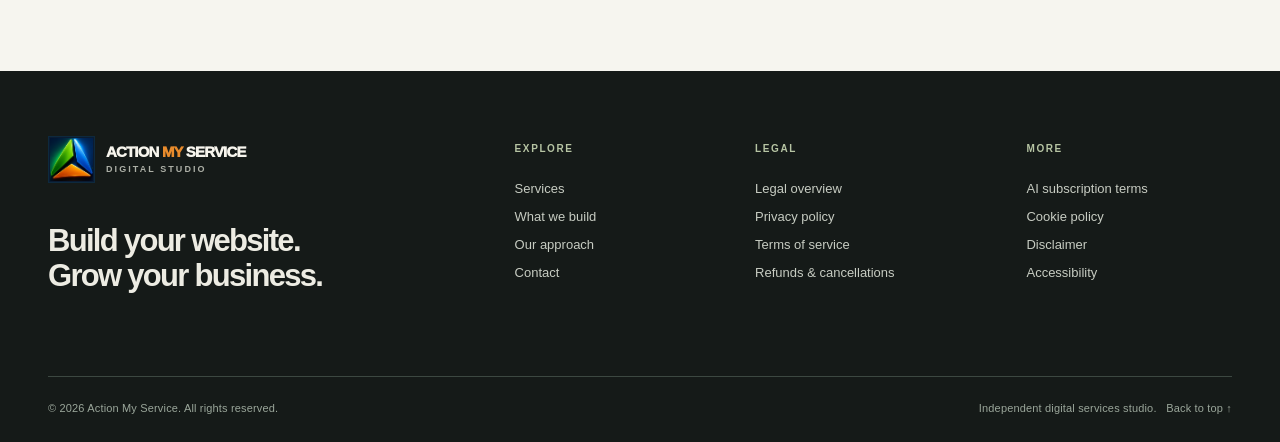
<file: cookies.html>
<!doctype html><html lang="en"><head><meta charset="utf-8"><meta name="viewport" content="width=device-width,initial-scale=1"><meta name="theme-color" content="#f6f5ef"><meta name="description" content="A simple explanation of cookies, browser storage and third-party services on this starter website."><title>Cookie Policy | Action My Service</title><link rel="icon" type="image/svg+xml" href="/assets/favicon.svg"><link rel="stylesheet" href="/assets/styles.css"><script defer src="/assets/config.js"></script><script defer src="/assets/main.js"></script></head><body id="top"><a class="skip-link" href="#main">Skip to content</a><div class="top-strip"><div class="wrap strip-inner"><span><span class="status-dot"></span> INDEPENDENT DIGITAL STUDIO</span><span>WEB DEVELOPMENT <span class="strip-cross">✳</span> AI TOOLS</span><span class="strip-last">GOOD IDEAS DESERVE BETTER WEBSITES.</span></div></div><header class="site-header"><div class="wrap nav-wrap">
<a aria-label="Action My Service — Home" class="brand" href="/"><span class="brand-icon"><img alt="" height="39" src="/assets/action-mark.webp" width="39"/></span><span class="brand-wordmark">ACTION <span>MY</span> SERVICE <small>DIGITAL STUDIO</small></span></a>
<button aria-controls="primary-nav" aria-expanded="false" aria-label="Open menu" class="mobile-toggle" type="button"><span></span><span></span></button>
<nav aria-label="Main navigation" class="primary-nav" id="primary-nav"><a href="/#services">Services</a><a href="/#website-types">What we build</a><a href="/#approach">Our approach</a><a href="/#faq">FAQs</a><a class="nav-contact" href="/#contact">Let's talk <span aria-hidden="true">↗</span></a></nav>
</div></header><main id="main"><div class="legal-hero"><div class="wrap"><div class="crumb"><a href="/">Home</a> <span>↗</span> <a href="/legal.html">Legal</a> <span>↗</span> Cookie Policy</div><h1>Cookie Policy</h1><p>A simple explanation of cookies, browser storage and third-party services on this starter website.</p></div></div><div class="wrap legal-content-wrap"><aside class="legal-sidebar" aria-label="Legal navigation"><h2>Policies &amp; information</h2><a href="/legal.html" >Legal overview</a><a href="/privacy.html" >Privacy policy</a><a href="/terms.html" >Terms of service</a><a href="/cookies.html" aria-current="page">Cookie policy</a><a href="/refunds.html" >Refunds &amp; cancellations</a><a href="/ai-subscriptions.html" >AI subscription disclosure</a><a href="/disclaimer.html" >Disclaimer</a><a href="/accessibility.html" >Accessibility</a></aside><article class="legal-article"><p class="updated">Last updated: <span data-updated="">19 October 2026</span></p><h2>1. Current cookie use</h2><p>As delivered, this static website <strong>does not intentionally set cookies or use localStorage/sessionStorage</strong>. It also does not load advertising tags, third-party analytics scripts, embedded videos or external font services. Its inquiry form only prepares a message locally in the browser.</p><h2>2. Hosting and communication providers</h2><p>Website infrastructure providers, including Vercel if selected for hosting, may use technical measures for security, abuse prevention or delivery. Opening a separate email app or WhatsApp link takes you to services governed by their own policies. We cannot control every provider's cookies or technical logging.</p><h2>3. If the website changes</h2><p>If we add analytics, payment integrations, embedded content, advertising or other optional technologies, this policy will need to be revised. Where applicable law requires it, appropriate notice and a working cookie consent mechanism must be added <strong>before</strong> optional tracking runs. We do not display a misleading cookie consent banner when the starter site itself has no optional cookies.</p><h2>4. Managing cookies</h2><p>You can clear or block cookies in your browser settings. Some future site features or external services may depend on cookies or similar storage.</p><h2 id="contact">Business identity and contact</h2><p><strong>Brand:</strong> Action My Service<br/><strong>Legal entity:</strong> <span data-legal-name="">Action My Service (legal business name not yet provided)</span><br/><strong>Business address:</strong> <span data-legal-address="">Business address to be added before publication where required</span><br/><strong>Contact email:</strong> <span data-legal-email="">Business email to be added before publication</span><br/><strong>Jurisdiction:</strong> <span data-legal-jurisdiction="">Applicable jurisdiction to be confirmed</span></p><p>General questions can be initiated through the <a href="/#contact">contact section</a> once a direct contact channel has been configured.</p></article></div></main><footer class="footer"><div class="wrap"><div class="footer-main"><div class="footer-brand"><a class="brand" href="/"><span class="brand-icon"><img alt="" height="39" src="/assets/action-mark.webp" width="39"/></span><span class="brand-wordmark">ACTION <span>MY</span> SERVICE <small>DIGITAL STUDIO</small></span></a><h3>Build your website.<br/>Grow your business.</h3></div><div class="footer-column"><strong>EXPLORE</strong><a href="/#services">Services</a><a href="/#website-types">What we build</a><a href="/#approach">Our approach</a><a href="/#contact">Contact</a></div><div class="footer-column"><strong>LEGAL</strong><a href="/legal.html">Legal overview</a><a href="/privacy.html">Privacy policy</a><a href="/terms.html">Terms of service</a><a href="/refunds.html">Refunds &amp; cancellations</a></div><div class="footer-column"><strong>MORE</strong><a href="/ai-subscriptions.html">AI subscription terms</a><a href="/cookies.html">Cookie policy</a><a href="/disclaimer.html">Disclaimer</a><a href="/accessibility.html">Accessibility</a></div></div><div class="footer-bottom"><span>© <span data-year="">2026</span> Action My Service. All rights reserved.</span><span>Independent digital services studio.   <a href="#top">Back to top ↑</a></span></div></div></footer></body></html>
</file>
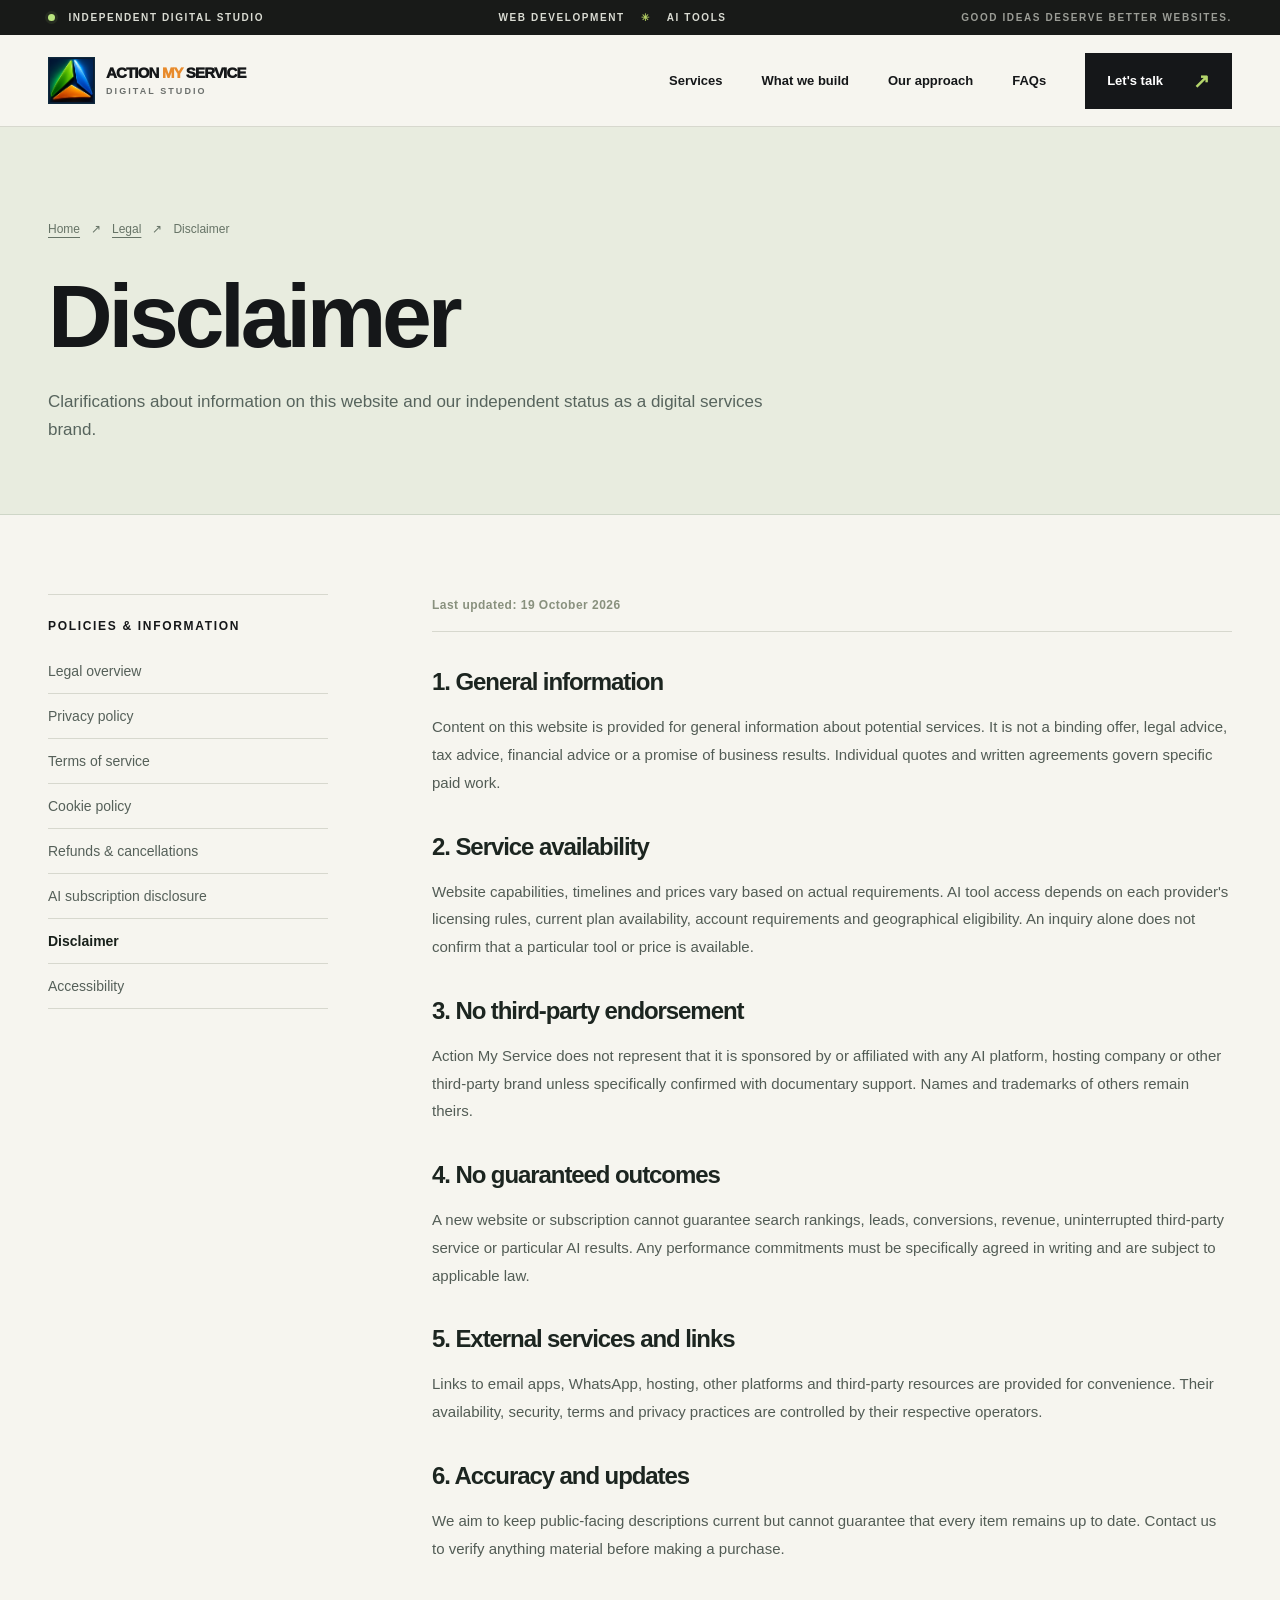
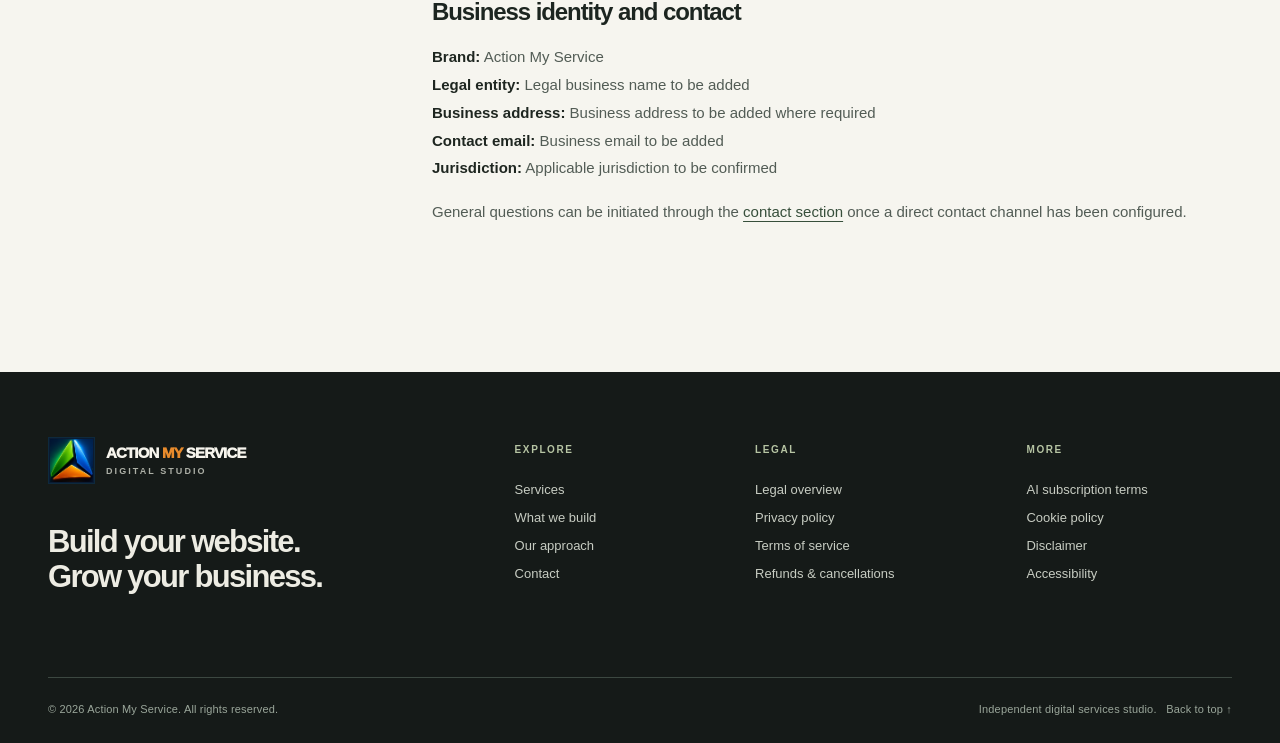
<file: disclaimer.html>
<!doctype html><html lang="en"><head><meta charset="utf-8"><meta name="viewport" content="width=device-width,initial-scale=1"><meta name="theme-color" content="#f6f5ef"><meta name="description" content="Clarifications about information on this website and our independent status as a digital services brand."><title>Disclaimer | Action My Service</title><link rel="icon" type="image/svg+xml" href="/assets/favicon.svg"><link rel="stylesheet" href="/assets/styles.css"><script defer src="/assets/config.js"></script><script defer src="/assets/main.js"></script></head><body id="top"><a class="skip-link" href="#main">Skip to content</a><div class="top-strip"><div class="wrap strip-inner"><span><span class="status-dot"></span> INDEPENDENT DIGITAL STUDIO</span><span>WEB DEVELOPMENT <span class="strip-cross">✳</span> AI TOOLS</span><span class="strip-last">GOOD IDEAS DESERVE BETTER WEBSITES.</span></div></div><header class="site-header"><div class="wrap nav-wrap">
<a aria-label="Action My Service — Home" class="brand" href="/"><span class="brand-icon"><img alt="" height="39" src="/assets/action-mark.webp" width="39"/></span><span class="brand-wordmark">ACTION <span>MY</span> SERVICE <small>DIGITAL STUDIO</small></span></a>
<button aria-controls="primary-nav" aria-expanded="false" aria-label="Open menu" class="mobile-toggle" type="button"><span></span><span></span></button>
<nav aria-label="Main navigation" class="primary-nav" id="primary-nav"><a href="/#services">Services</a><a href="/#website-types">What we build</a><a href="/#approach">Our approach</a><a href="/#faq">FAQs</a><a class="nav-contact" href="/#contact">Let's talk <span aria-hidden="true">↗</span></a></nav>
</div></header><main id="main"><div class="legal-hero"><div class="wrap"><div class="crumb"><a href="/">Home</a> <span>↗</span> <a href="/legal.html">Legal</a> <span>↗</span> Disclaimer</div><h1>Disclaimer</h1><p>Clarifications about information on this website and our independent status as a digital services brand.</p></div></div><div class="wrap legal-content-wrap"><aside class="legal-sidebar" aria-label="Legal navigation"><h2>Policies &amp; information</h2><a href="/legal.html" >Legal overview</a><a href="/privacy.html" >Privacy policy</a><a href="/terms.html" >Terms of service</a><a href="/cookies.html" >Cookie policy</a><a href="/refunds.html" >Refunds &amp; cancellations</a><a href="/ai-subscriptions.html" >AI subscription disclosure</a><a href="/disclaimer.html" aria-current="page">Disclaimer</a><a href="/accessibility.html" >Accessibility</a></aside><article class="legal-article"><p class="updated">Last updated: <span data-updated="">19 October 2026</span></p><h2>1. General information</h2><p>Content on this website is provided for general information about potential services. It is not a binding offer, legal advice, tax advice, financial advice or a promise of business results. Individual quotes and written agreements govern specific paid work.</p><h2>2. Service availability</h2><p>Website capabilities, timelines and prices vary based on actual requirements. AI tool access depends on each provider's licensing rules, current plan availability, account requirements and geographical eligibility. An inquiry alone does not confirm that a particular tool or price is available.</p><h2>3. No third-party endorsement</h2><p>Action My Service does not represent that it is sponsored by or affiliated with any AI platform, hosting company or other third-party brand unless specifically confirmed with documentary support. Names and trademarks of others remain theirs.</p><h2>4. No guaranteed outcomes</h2><p>A new website or subscription cannot guarantee search rankings, leads, conversions, revenue, uninterrupted third-party service or particular AI results. Any performance commitments must be specifically agreed in writing and are subject to applicable law.</p><h2>5. External services and links</h2><p>Links to email apps, WhatsApp, hosting, other platforms and third-party resources are provided for convenience. Their availability, security, terms and privacy practices are controlled by their respective operators.</p><h2>6. Accuracy and updates</h2><p>We aim to keep public-facing descriptions current but cannot guarantee that every item remains up to date. Contact us to verify anything material before making a purchase.</p><h2 id="contact">Business identity and contact</h2><p><strong>Brand:</strong> Action My Service<br/><strong>Legal entity:</strong> <span data-legal-name="">Action My Service (legal business name not yet provided)</span><br/><strong>Business address:</strong> <span data-legal-address="">Business address to be added before publication where required</span><br/><strong>Contact email:</strong> <span data-legal-email="">Business email to be added before publication</span><br/><strong>Jurisdiction:</strong> <span data-legal-jurisdiction="">Applicable jurisdiction to be confirmed</span></p><p>General questions can be initiated through the <a href="/#contact">contact section</a> once a direct contact channel has been configured.</p></article></div></main><footer class="footer"><div class="wrap"><div class="footer-main"><div class="footer-brand"><a class="brand" href="/"><span class="brand-icon"><img alt="" height="39" src="/assets/action-mark.webp" width="39"/></span><span class="brand-wordmark">ACTION <span>MY</span> SERVICE <small>DIGITAL STUDIO</small></span></a><h3>Build your website.<br/>Grow your business.</h3></div><div class="footer-column"><strong>EXPLORE</strong><a href="/#services">Services</a><a href="/#website-types">What we build</a><a href="/#approach">Our approach</a><a href="/#contact">Contact</a></div><div class="footer-column"><strong>LEGAL</strong><a href="/legal.html">Legal overview</a><a href="/privacy.html">Privacy policy</a><a href="/terms.html">Terms of service</a><a href="/refunds.html">Refunds &amp; cancellations</a></div><div class="footer-column"><strong>MORE</strong><a href="/ai-subscriptions.html">AI subscription terms</a><a href="/cookies.html">Cookie policy</a><a href="/disclaimer.html">Disclaimer</a><a href="/accessibility.html">Accessibility</a></div></div><div class="footer-bottom"><span>© <span data-year="">2026</span> Action My Service. All rights reserved.</span><span>Independent digital services studio.   <a href="#top">Back to top ↑</a></span></div></div></footer></body></html>
</file>
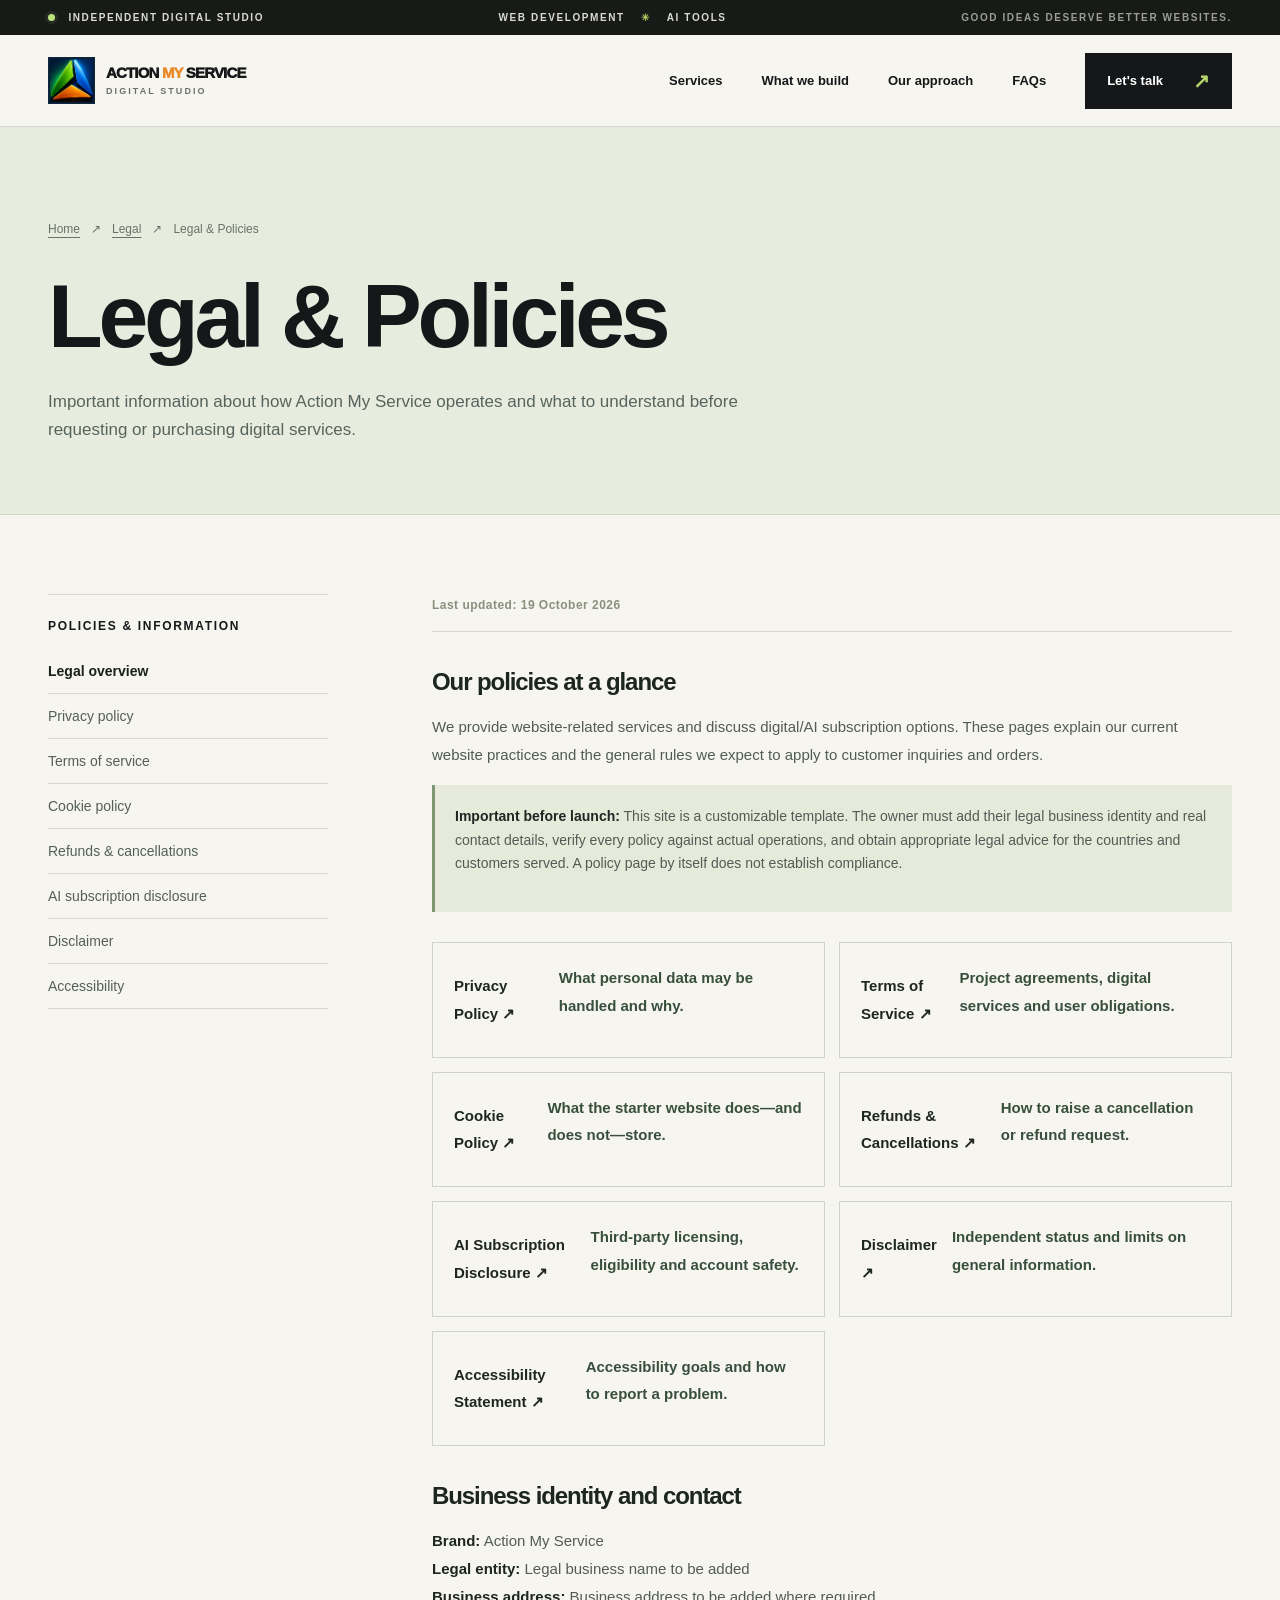
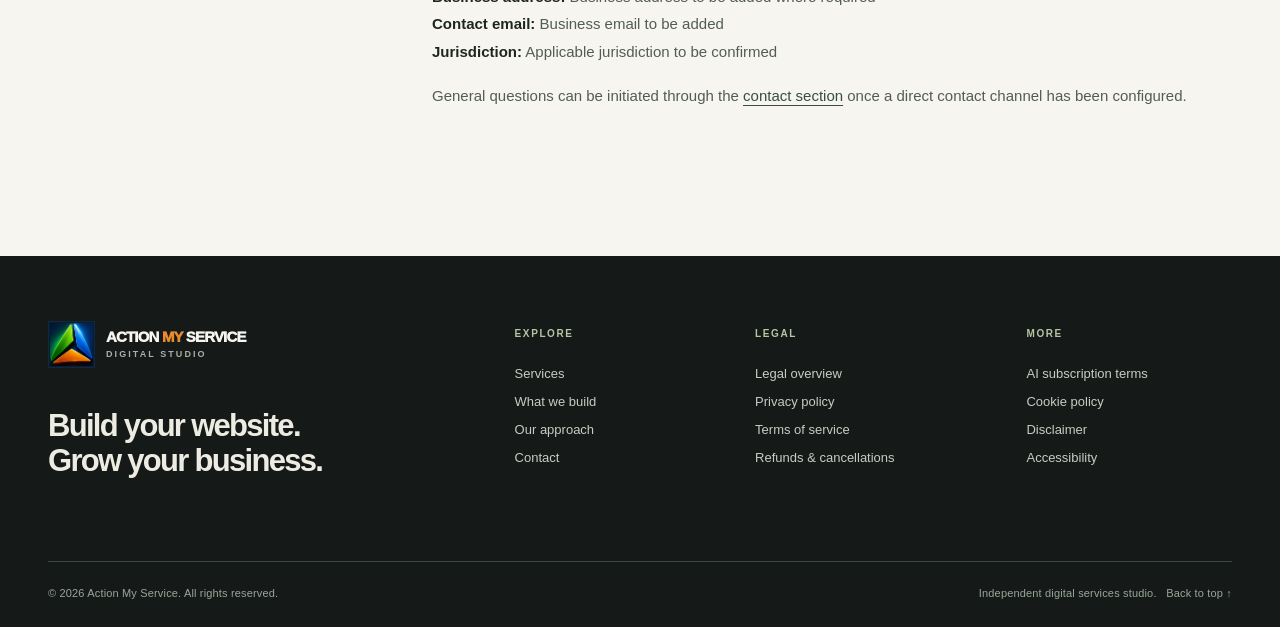
<file: legal.html>
<!doctype html><html lang="en"><head><meta charset="utf-8"><meta name="viewport" content="width=device-width,initial-scale=1"><meta name="theme-color" content="#f6f5ef"><meta name="description" content="Important information about how Action My Service operates and what to understand before requesting or purchasing digital services."><title>Legal &amp; Policies | Action My Service</title><link rel="icon" type="image/svg+xml" href="/assets/favicon.svg"><link rel="stylesheet" href="/assets/styles.css"><script defer src="/assets/config.js"></script><script defer src="/assets/main.js"></script></head><body id="top"><a class="skip-link" href="#main">Skip to content</a><div class="top-strip"><div class="wrap strip-inner"><span><span class="status-dot"></span> INDEPENDENT DIGITAL STUDIO</span><span>WEB DEVELOPMENT <span class="strip-cross">✳</span> AI TOOLS</span><span class="strip-last">GOOD IDEAS DESERVE BETTER WEBSITES.</span></div></div><header class="site-header"><div class="wrap nav-wrap">
<a aria-label="Action My Service — Home" class="brand" href="/"><span class="brand-icon"><img alt="" height="39" src="/assets/action-mark.webp" width="39"/></span><span class="brand-wordmark">ACTION <span>MY</span> SERVICE <small>DIGITAL STUDIO</small></span></a>
<button aria-controls="primary-nav" aria-expanded="false" aria-label="Open menu" class="mobile-toggle" type="button"><span></span><span></span></button>
<nav aria-label="Main navigation" class="primary-nav" id="primary-nav"><a href="/#services">Services</a><a href="/#website-types">What we build</a><a href="/#approach">Our approach</a><a href="/#faq">FAQs</a><a class="nav-contact" href="/#contact">Let's talk <span aria-hidden="true">↗</span></a></nav>
</div></header><main id="main"><div class="legal-hero"><div class="wrap"><div class="crumb"><a href="/">Home</a> <span>↗</span> <a href="/legal.html">Legal</a> <span>↗</span> Legal &amp; Policies</div><h1>Legal &amp; Policies</h1><p>Important information about how Action My Service operates and what to understand before requesting or purchasing digital services.</p></div></div><div class="wrap legal-content-wrap"><aside class="legal-sidebar" aria-label="Legal navigation"><h2>Policies &amp; information</h2><a href="/legal.html" aria-current="page">Legal overview</a><a href="/privacy.html" >Privacy policy</a><a href="/terms.html" >Terms of service</a><a href="/cookies.html" >Cookie policy</a><a href="/refunds.html" >Refunds &amp; cancellations</a><a href="/ai-subscriptions.html" >AI subscription disclosure</a><a href="/disclaimer.html" >Disclaimer</a><a href="/accessibility.html" >Accessibility</a></aside><article class="legal-article"><p class="updated">Last updated: <span data-updated="">19 October 2026</span></p><h2>Our policies at a glance</h2><p>We provide website-related services and discuss digital/AI subscription options. These pages explain our current website practices and the general rules we expect to apply to customer inquiries and orders.</p><div class="policy-note"><p><strong>Important before launch:</strong> This site is a customizable template. The owner must add their legal business identity and real contact details, verify every policy against actual operations, and obtain appropriate legal advice for the countries and customers served. A policy page by itself does not establish compliance.</p></div><div class="legal-link-grid">
<a class="policy-card" href="/privacy.html"><strong>Privacy Policy ↗</strong><p>What personal data may be handled and why.</p></a>
<a class="policy-card" href="/terms.html"><strong>Terms of Service ↗</strong><p>Project agreements, digital services and user obligations.</p></a>
<a class="policy-card" href="/cookies.html"><strong>Cookie Policy ↗</strong><p>What the starter website does—and does not—store.</p></a>
<a class="policy-card" href="/refunds.html"><strong>Refunds &amp; Cancellations ↗</strong><p>How to raise a cancellation or refund request.</p></a>
<a class="policy-card" href="/ai-subscriptions.html"><strong>AI Subscription Disclosure ↗</strong><p>Third-party licensing, eligibility and account safety.</p></a>
<a class="policy-card" href="/disclaimer.html"><strong>Disclaimer ↗</strong><p>Independent status and limits on general information.</p></a>
<a class="policy-card" href="/accessibility.html"><strong>Accessibility Statement ↗</strong><p>Accessibility goals and how to report a problem.</p></a></div><h2 id="contact">Business identity and contact</h2><p><strong>Brand:</strong> Action My Service<br/><strong>Legal entity:</strong> <span data-legal-name="">Action My Service (legal business name not yet provided)</span><br/><strong>Business address:</strong> <span data-legal-address="">Business address to be added before publication where required</span><br/><strong>Contact email:</strong> <span data-legal-email="">Business email to be added before publication</span><br/><strong>Jurisdiction:</strong> <span data-legal-jurisdiction="">Applicable jurisdiction to be confirmed</span></p><p>General questions can be initiated through the <a href="/#contact">contact section</a> once a direct contact channel has been configured.</p></article></div></main><footer class="footer"><div class="wrap"><div class="footer-main"><div class="footer-brand"><a class="brand" href="/"><span class="brand-icon"><img alt="" height="39" src="/assets/action-mark.webp" width="39"/></span><span class="brand-wordmark">ACTION <span>MY</span> SERVICE <small>DIGITAL STUDIO</small></span></a><h3>Build your website.<br/>Grow your business.</h3></div><div class="footer-column"><strong>EXPLORE</strong><a href="/#services">Services</a><a href="/#website-types">What we build</a><a href="/#approach">Our approach</a><a href="/#contact">Contact</a></div><div class="footer-column"><strong>LEGAL</strong><a href="/legal.html">Legal overview</a><a href="/privacy.html">Privacy policy</a><a href="/terms.html">Terms of service</a><a href="/refunds.html">Refunds &amp; cancellations</a></div><div class="footer-column"><strong>MORE</strong><a href="/ai-subscriptions.html">AI subscription terms</a><a href="/cookies.html">Cookie policy</a><a href="/disclaimer.html">Disclaimer</a><a href="/accessibility.html">Accessibility</a></div></div><div class="footer-bottom"><span>© <span data-year="">2026</span> Action My Service. All rights reserved.</span><span>Independent digital services studio.   <a href="#top">Back to top ↑</a></span></div></div></footer></body></html>
</file>
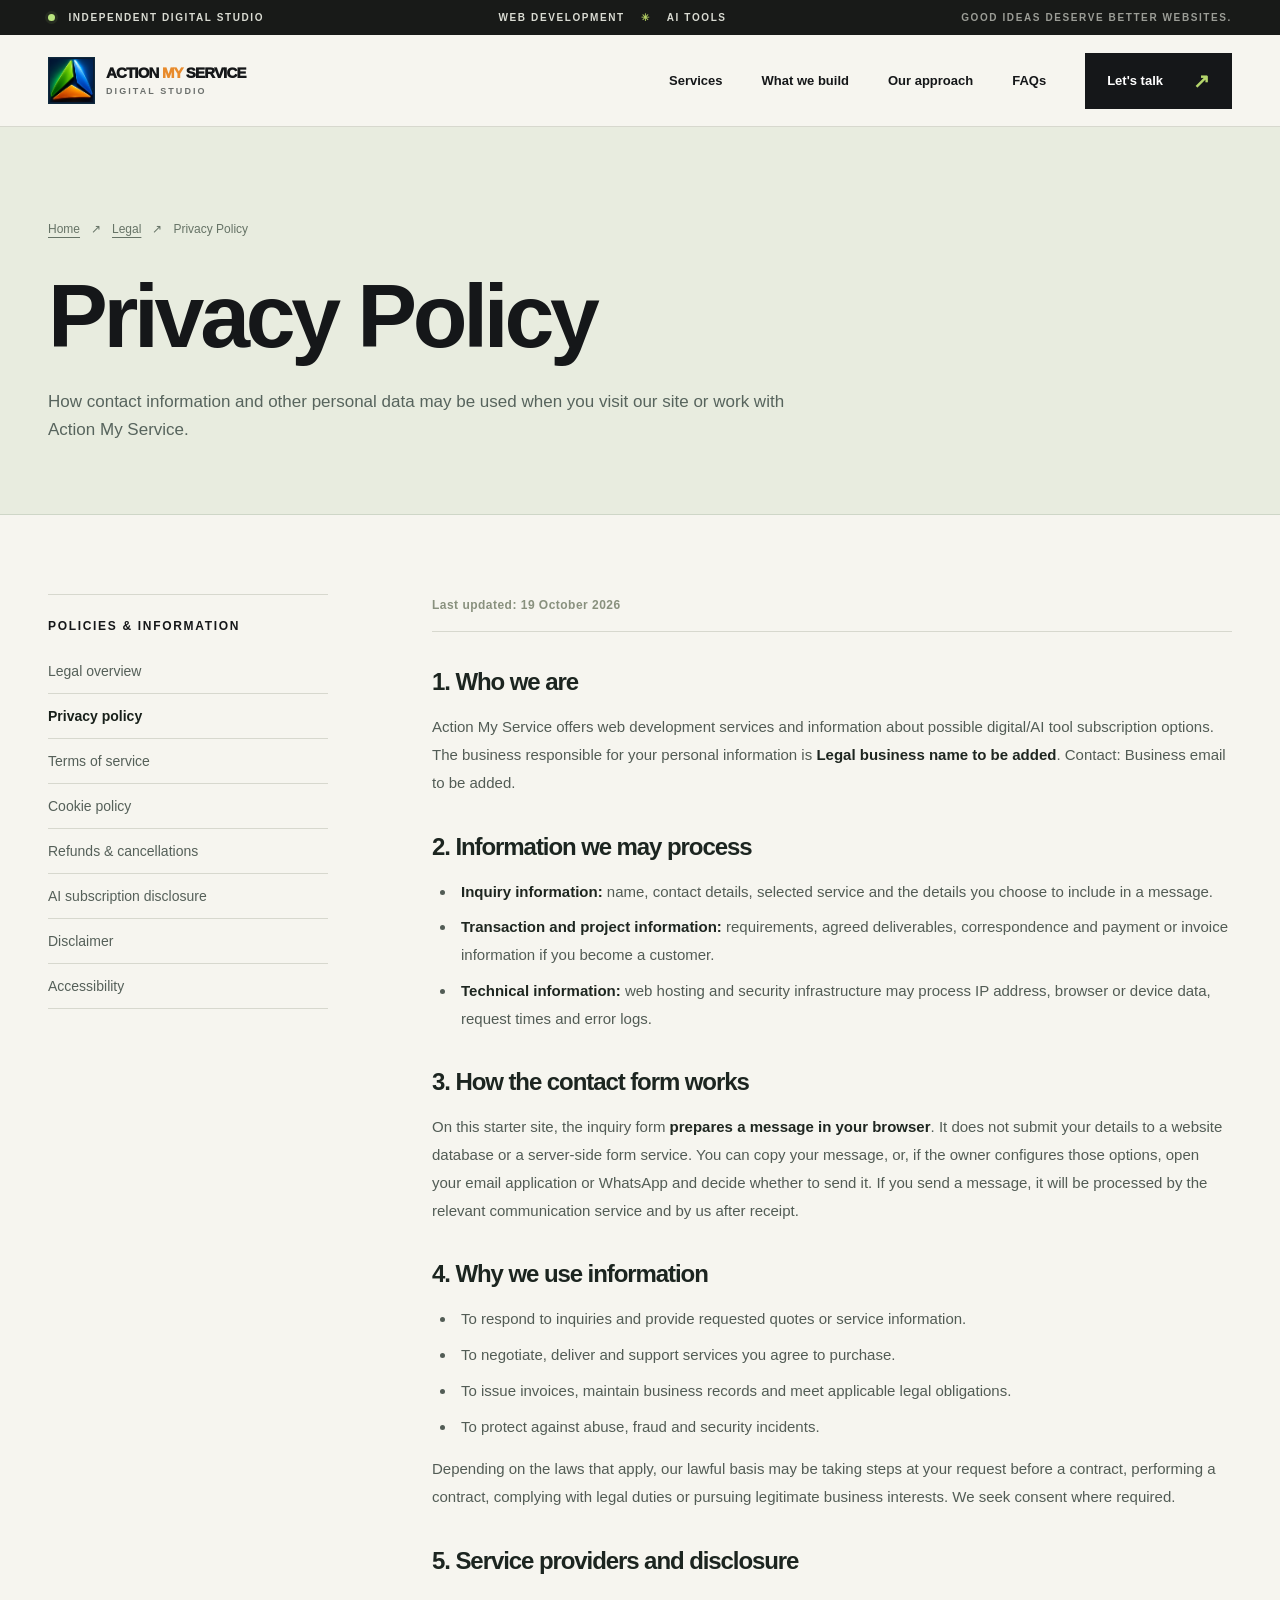
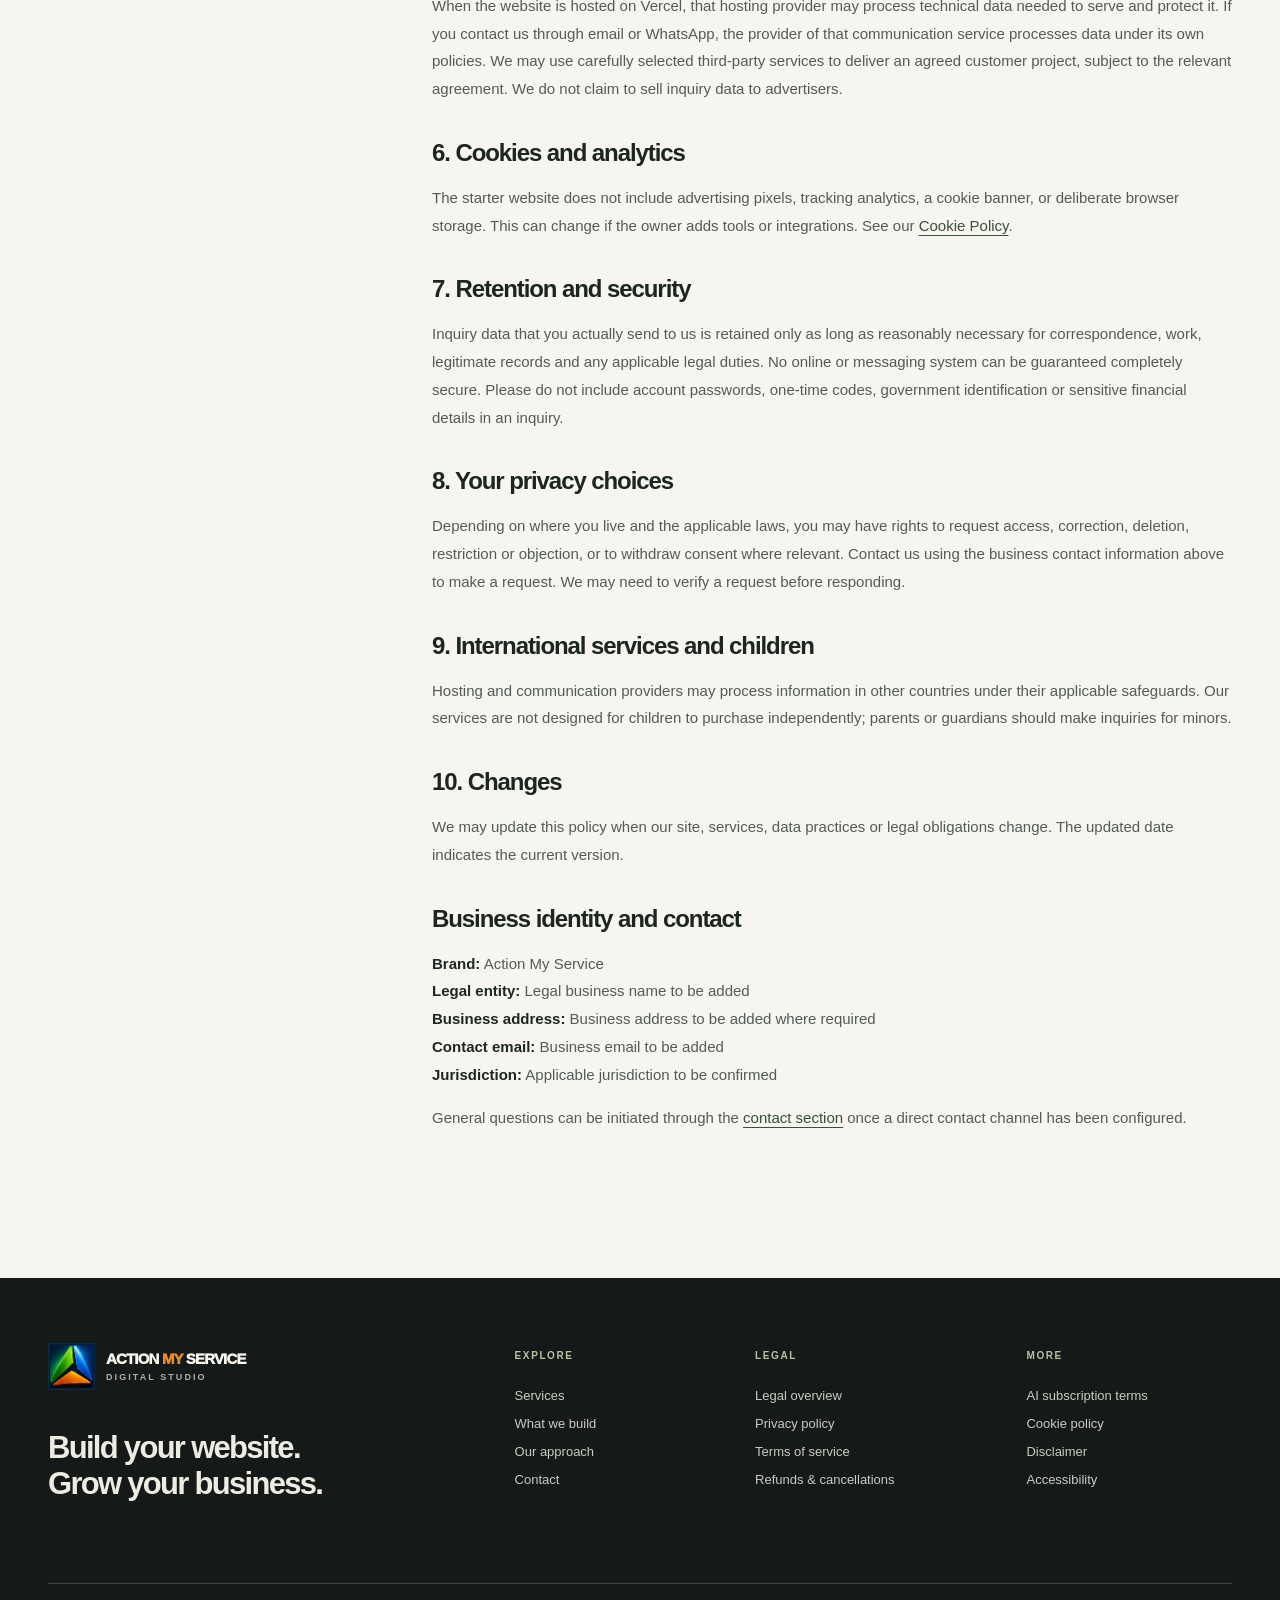
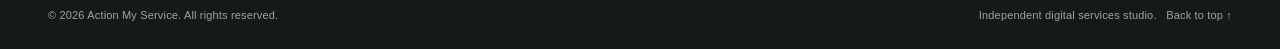
<file: privacy.html>
<!doctype html><html lang="en"><head><meta charset="utf-8"><meta name="viewport" content="width=device-width,initial-scale=1"><meta name="theme-color" content="#f6f5ef"><meta name="description" content="How contact information and other personal data may be used when you visit our site or work with Action My Service."><title>Privacy Policy | Action My Service</title><link rel="icon" type="image/svg+xml" href="/assets/favicon.svg"><link rel="stylesheet" href="/assets/styles.css"><script defer src="/assets/config.js"></script><script defer src="/assets/main.js"></script></head><body id="top"><a class="skip-link" href="#main">Skip to content</a><div class="top-strip"><div class="wrap strip-inner"><span><span class="status-dot"></span> INDEPENDENT DIGITAL STUDIO</span><span>WEB DEVELOPMENT <span class="strip-cross">✳</span> AI TOOLS</span><span class="strip-last">GOOD IDEAS DESERVE BETTER WEBSITES.</span></div></div><header class="site-header"><div class="wrap nav-wrap">
<a aria-label="Action My Service — Home" class="brand" href="/"><span class="brand-icon"><img alt="" height="39" src="/assets/action-mark.webp" width="39"/></span><span class="brand-wordmark">ACTION <span>MY</span> SERVICE <small>DIGITAL STUDIO</small></span></a>
<button aria-controls="primary-nav" aria-expanded="false" aria-label="Open menu" class="mobile-toggle" type="button"><span></span><span></span></button>
<nav aria-label="Main navigation" class="primary-nav" id="primary-nav"><a href="/#services">Services</a><a href="/#website-types">What we build</a><a href="/#approach">Our approach</a><a href="/#faq">FAQs</a><a class="nav-contact" href="/#contact">Let's talk <span aria-hidden="true">↗</span></a></nav>
</div></header><main id="main"><div class="legal-hero"><div class="wrap"><div class="crumb"><a href="/">Home</a> <span>↗</span> <a href="/legal.html">Legal</a> <span>↗</span> Privacy Policy</div><h1>Privacy Policy</h1><p>How contact information and other personal data may be used when you visit our site or work with Action My Service.</p></div></div><div class="wrap legal-content-wrap"><aside class="legal-sidebar" aria-label="Legal navigation"><h2>Policies &amp; information</h2><a href="/legal.html" >Legal overview</a><a href="/privacy.html" aria-current="page">Privacy policy</a><a href="/terms.html" >Terms of service</a><a href="/cookies.html" >Cookie policy</a><a href="/refunds.html" >Refunds &amp; cancellations</a><a href="/ai-subscriptions.html" >AI subscription disclosure</a><a href="/disclaimer.html" >Disclaimer</a><a href="/accessibility.html" >Accessibility</a></aside><article class="legal-article"><p class="updated">Last updated: <span data-updated="">19 October 2026</span></p><h2>1. Who we are</h2><p>Action My Service offers web development services and information about possible digital/AI tool subscription options. The business responsible for your personal information is <strong><span data-legal-name="">Action My Service (legal business name not yet provided)</span></strong>. Contact: <span data-legal-email="">Business email to be added before publication</span>.</p><h2>2. Information we may process</h2><ul><li><strong>Inquiry information:</strong> name, contact details, selected service and the details you choose to include in a message.</li><li><strong>Transaction and project information:</strong> requirements, agreed deliverables, correspondence and payment or invoice information if you become a customer.</li><li><strong>Technical information:</strong> web hosting and security infrastructure may process IP address, browser or device data, request times and error logs.</li></ul><h2>3. How the contact form works</h2><p>On this starter site, the inquiry form <strong>prepares a message in your browser</strong>. It does not submit your details to a website database or a server-side form service. You can copy your message, or, if the owner configures those options, open your email application or WhatsApp and decide whether to send it. If you send a message, it will be processed by the relevant communication service and by us after receipt.</p><h2>4. Why we use information</h2><ul><li>To respond to inquiries and provide requested quotes or service information.</li><li>To negotiate, deliver and support services you agree to purchase.</li><li>To issue invoices, maintain business records and meet applicable legal obligations.</li><li>To protect against abuse, fraud and security incidents.</li></ul><p>Depending on the laws that apply, our lawful basis may be taking steps at your request before a contract, performing a contract, complying with legal duties or pursuing legitimate business interests. We seek consent where required.</p><h2>5. Service providers and disclosure</h2><p>When the website is hosted on Vercel, that hosting provider may process technical data needed to serve and protect it. If you contact us through email or WhatsApp, the provider of that communication service processes data under its own policies. We may use carefully selected third-party services to deliver an agreed customer project, subject to the relevant agreement. We do not claim to sell inquiry data to advertisers.</p><h2>6. Cookies and analytics</h2><p>The starter website does not include advertising pixels, tracking analytics, a cookie banner, or deliberate browser storage. This can change if the owner adds tools or integrations. See our <a href="/cookies.html">Cookie Policy</a>.</p><h2>7. Retention and security</h2><p>Inquiry data that you actually send to us is retained only as long as reasonably necessary for correspondence, work, legitimate records and any applicable legal duties. No online or messaging system can be guaranteed completely secure. Please do not include account passwords, one-time codes, government identification or sensitive financial details in an inquiry.</p><h2>8. Your privacy choices</h2><p>Depending on where you live and the applicable laws, you may have rights to request access, correction, deletion, restriction or objection, or to withdraw consent where relevant. Contact us using the business contact information above to make a request. We may need to verify a request before responding.</p><h2>9. International services and children</h2><p>Hosting and communication providers may process information in other countries under their applicable safeguards. Our services are not designed for children to purchase independently; parents or guardians should make inquiries for minors.</p><h2>10. Changes</h2><p>We may update this policy when our site, services, data practices or legal obligations change. The updated date indicates the current version.</p><h2 id="contact">Business identity and contact</h2><p><strong>Brand:</strong> Action My Service<br/><strong>Legal entity:</strong> <span data-legal-name="">Action My Service (legal business name not yet provided)</span><br/><strong>Business address:</strong> <span data-legal-address="">Business address to be added before publication where required</span><br/><strong>Contact email:</strong> <span data-legal-email="">Business email to be added before publication</span><br/><strong>Jurisdiction:</strong> <span data-legal-jurisdiction="">Applicable jurisdiction to be confirmed</span></p><p>General questions can be initiated through the <a href="/#contact">contact section</a> once a direct contact channel has been configured.</p></article></div></main><footer class="footer"><div class="wrap"><div class="footer-main"><div class="footer-brand"><a class="brand" href="/"><span class="brand-icon"><img alt="" height="39" src="/assets/action-mark.webp" width="39"/></span><span class="brand-wordmark">ACTION <span>MY</span> SERVICE <small>DIGITAL STUDIO</small></span></a><h3>Build your website.<br/>Grow your business.</h3></div><div class="footer-column"><strong>EXPLORE</strong><a href="/#services">Services</a><a href="/#website-types">What we build</a><a href="/#approach">Our approach</a><a href="/#contact">Contact</a></div><div class="footer-column"><strong>LEGAL</strong><a href="/legal.html">Legal overview</a><a href="/privacy.html">Privacy policy</a><a href="/terms.html">Terms of service</a><a href="/refunds.html">Refunds &amp; cancellations</a></div><div class="footer-column"><strong>MORE</strong><a href="/ai-subscriptions.html">AI subscription terms</a><a href="/cookies.html">Cookie policy</a><a href="/disclaimer.html">Disclaimer</a><a href="/accessibility.html">Accessibility</a></div></div><div class="footer-bottom"><span>© <span data-year="">2026</span> Action My Service. All rights reserved.</span><span>Independent digital services studio.   <a href="#top">Back to top ↑</a></span></div></div></footer></body></html>
</file>
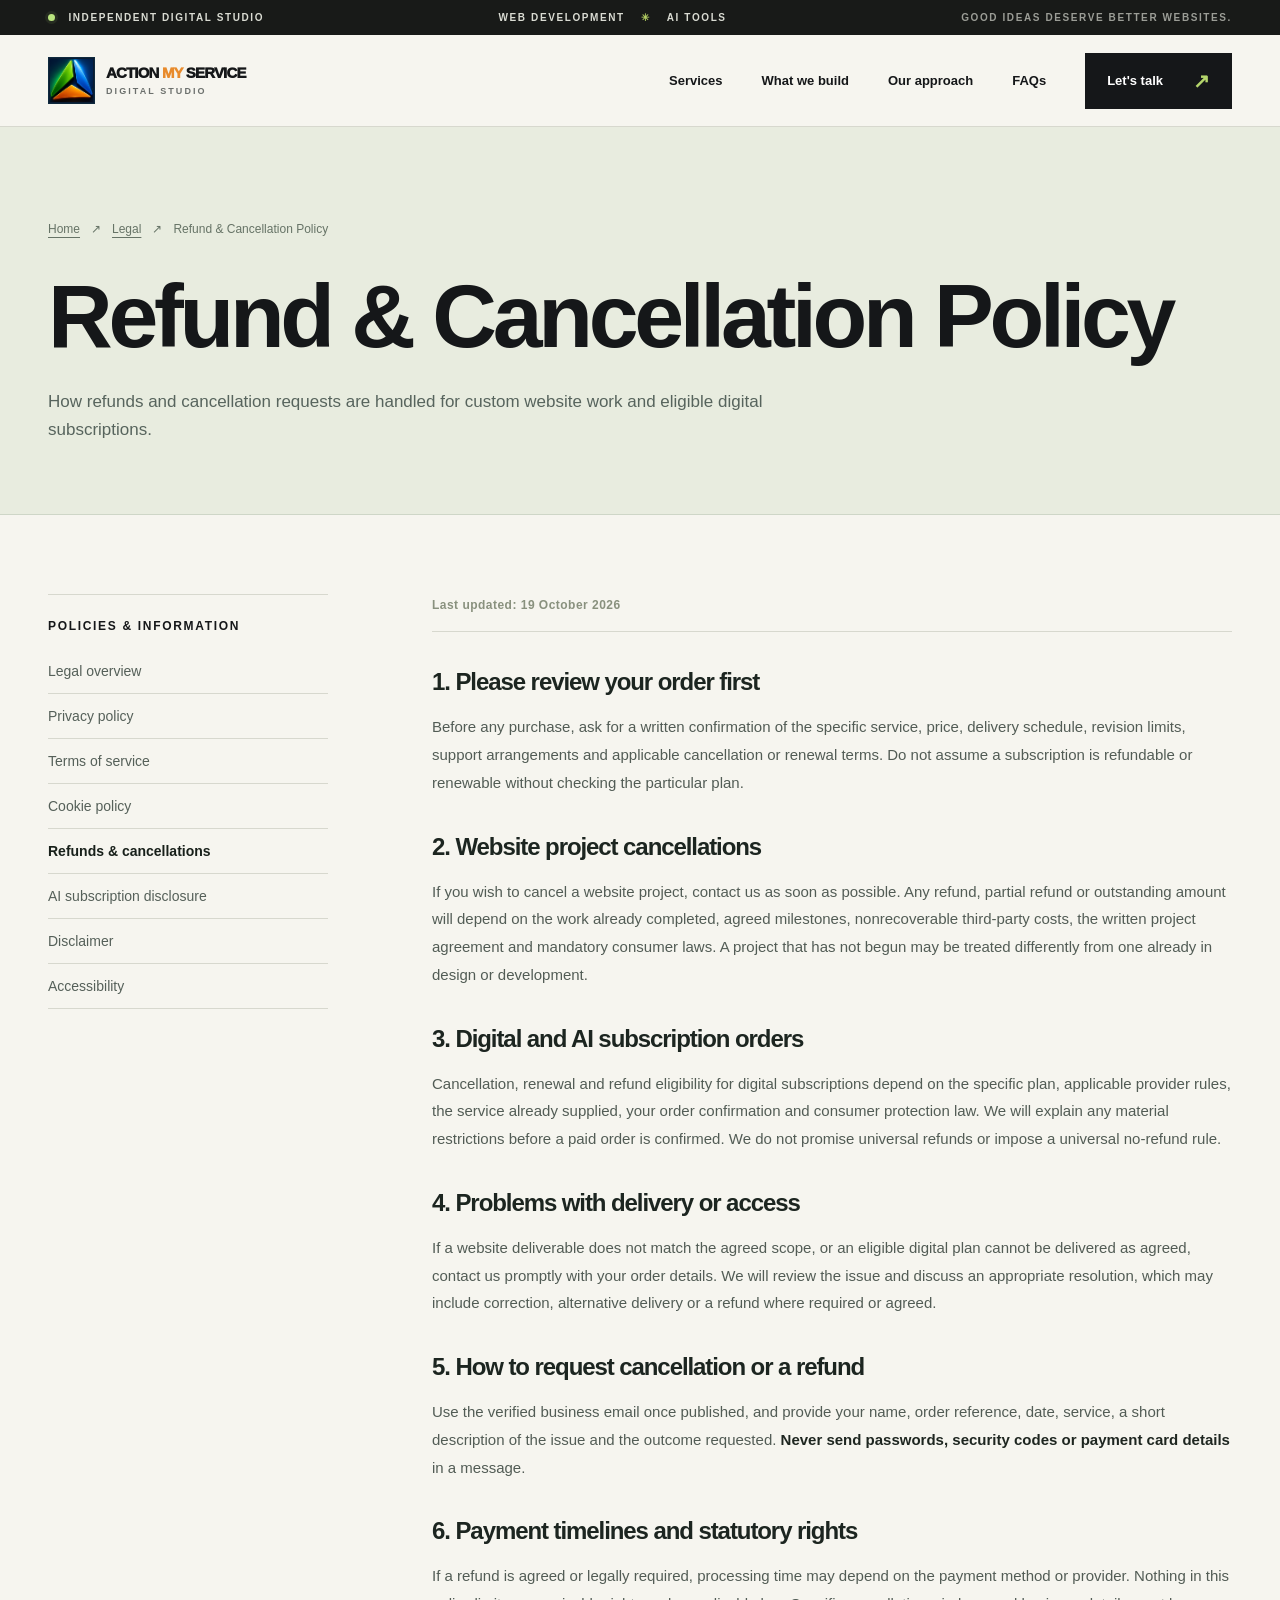
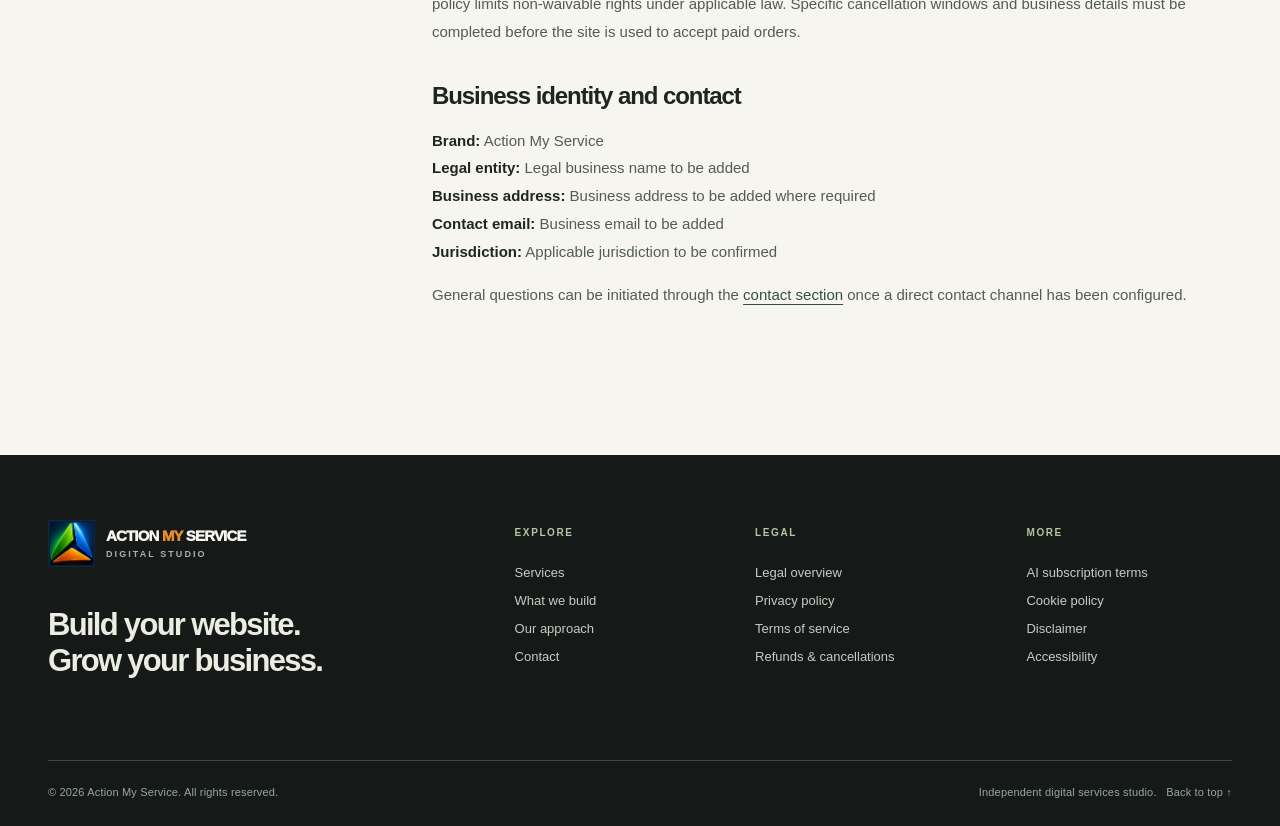
<file: refunds.html>
<!doctype html><html lang="en"><head><meta charset="utf-8"><meta name="viewport" content="width=device-width,initial-scale=1"><meta name="theme-color" content="#f6f5ef"><meta name="description" content="How refunds and cancellation requests are handled for custom website work and eligible digital subscriptions."><title>Refund &amp; Cancellation Policy | Action My Service</title><link rel="icon" type="image/svg+xml" href="/assets/favicon.svg"><link rel="stylesheet" href="/assets/styles.css"><script defer src="/assets/config.js"></script><script defer src="/assets/main.js"></script></head><body id="top"><a class="skip-link" href="#main">Skip to content</a><div class="top-strip"><div class="wrap strip-inner"><span><span class="status-dot"></span> INDEPENDENT DIGITAL STUDIO</span><span>WEB DEVELOPMENT <span class="strip-cross">✳</span> AI TOOLS</span><span class="strip-last">GOOD IDEAS DESERVE BETTER WEBSITES.</span></div></div><header class="site-header"><div class="wrap nav-wrap">
<a aria-label="Action My Service — Home" class="brand" href="/"><span class="brand-icon"><img alt="" height="39" src="/assets/action-mark.webp" width="39"/></span><span class="brand-wordmark">ACTION <span>MY</span> SERVICE <small>DIGITAL STUDIO</small></span></a>
<button aria-controls="primary-nav" aria-expanded="false" aria-label="Open menu" class="mobile-toggle" type="button"><span></span><span></span></button>
<nav aria-label="Main navigation" class="primary-nav" id="primary-nav"><a href="/#services">Services</a><a href="/#website-types">What we build</a><a href="/#approach">Our approach</a><a href="/#faq">FAQs</a><a class="nav-contact" href="/#contact">Let's talk <span aria-hidden="true">↗</span></a></nav>
</div></header><main id="main"><div class="legal-hero"><div class="wrap"><div class="crumb"><a href="/">Home</a> <span>↗</span> <a href="/legal.html">Legal</a> <span>↗</span> Refund &amp; Cancellation Policy</div><h1>Refund &amp; Cancellation Policy</h1><p>How refunds and cancellation requests are handled for custom website work and eligible digital subscriptions.</p></div></div><div class="wrap legal-content-wrap"><aside class="legal-sidebar" aria-label="Legal navigation"><h2>Policies &amp; information</h2><a href="/legal.html" >Legal overview</a><a href="/privacy.html" >Privacy policy</a><a href="/terms.html" >Terms of service</a><a href="/cookies.html" >Cookie policy</a><a href="/refunds.html" aria-current="page">Refunds &amp; cancellations</a><a href="/ai-subscriptions.html" >AI subscription disclosure</a><a href="/disclaimer.html" >Disclaimer</a><a href="/accessibility.html" >Accessibility</a></aside><article class="legal-article"><p class="updated">Last updated: <span data-updated="">19 October 2026</span></p><h2>1. Please review your order first</h2><p>Before any purchase, ask for a written confirmation of the specific service, price, delivery schedule, revision limits, support arrangements and applicable cancellation or renewal terms. Do not assume a subscription is refundable or renewable without checking the particular plan.</p><h2>2. Website project cancellations</h2><p>If you wish to cancel a website project, contact us as soon as possible. Any refund, partial refund or outstanding amount will depend on the work already completed, agreed milestones, nonrecoverable third-party costs, the written project agreement and mandatory consumer laws. A project that has not begun may be treated differently from one already in design or development.</p><h2>3. Digital and AI subscription orders</h2><p>Cancellation, renewal and refund eligibility for digital subscriptions depend on the specific plan, applicable provider rules, the service already supplied, your order confirmation and consumer protection law. We will explain any material restrictions before a paid order is confirmed. We do not promise universal refunds or impose a universal no-refund rule.</p><h2>4. Problems with delivery or access</h2><p>If a website deliverable does not match the agreed scope, or an eligible digital plan cannot be delivered as agreed, contact us promptly with your order details. We will review the issue and discuss an appropriate resolution, which may include correction, alternative delivery or a refund where required or agreed.</p><h2>5. How to request cancellation or a refund</h2><p>Use the verified business email once published, and provide your name, order reference, date, service, a short description of the issue and the outcome requested. <strong>Never send passwords, security codes or payment card details</strong> in a message.</p><h2>6. Payment timelines and statutory rights</h2><p>If a refund is agreed or legally required, processing time may depend on the payment method or provider. Nothing in this policy limits non-waivable rights under applicable law. Specific cancellation windows and business details must be completed before the site is used to accept paid orders.</p><h2 id="contact">Business identity and contact</h2><p><strong>Brand:</strong> Action My Service<br/><strong>Legal entity:</strong> <span data-legal-name="">Action My Service (legal business name not yet provided)</span><br/><strong>Business address:</strong> <span data-legal-address="">Business address to be added before publication where required</span><br/><strong>Contact email:</strong> <span data-legal-email="">Business email to be added before publication</span><br/><strong>Jurisdiction:</strong> <span data-legal-jurisdiction="">Applicable jurisdiction to be confirmed</span></p><p>General questions can be initiated through the <a href="/#contact">contact section</a> once a direct contact channel has been configured.</p></article></div></main><footer class="footer"><div class="wrap"><div class="footer-main"><div class="footer-brand"><a class="brand" href="/"><span class="brand-icon"><img alt="" height="39" src="/assets/action-mark.webp" width="39"/></span><span class="brand-wordmark">ACTION <span>MY</span> SERVICE <small>DIGITAL STUDIO</small></span></a><h3>Build your website.<br/>Grow your business.</h3></div><div class="footer-column"><strong>EXPLORE</strong><a href="/#services">Services</a><a href="/#website-types">What we build</a><a href="/#approach">Our approach</a><a href="/#contact">Contact</a></div><div class="footer-column"><strong>LEGAL</strong><a href="/legal.html">Legal overview</a><a href="/privacy.html">Privacy policy</a><a href="/terms.html">Terms of service</a><a href="/refunds.html">Refunds &amp; cancellations</a></div><div class="footer-column"><strong>MORE</strong><a href="/ai-subscriptions.html">AI subscription terms</a><a href="/cookies.html">Cookie policy</a><a href="/disclaimer.html">Disclaimer</a><a href="/accessibility.html">Accessibility</a></div></div><div class="footer-bottom"><span>© <span data-year="">2026</span> Action My Service. All rights reserved.</span><span>Independent digital services studio.   <a href="#top">Back to top ↑</a></span></div></div></footer></body></html>
</file>
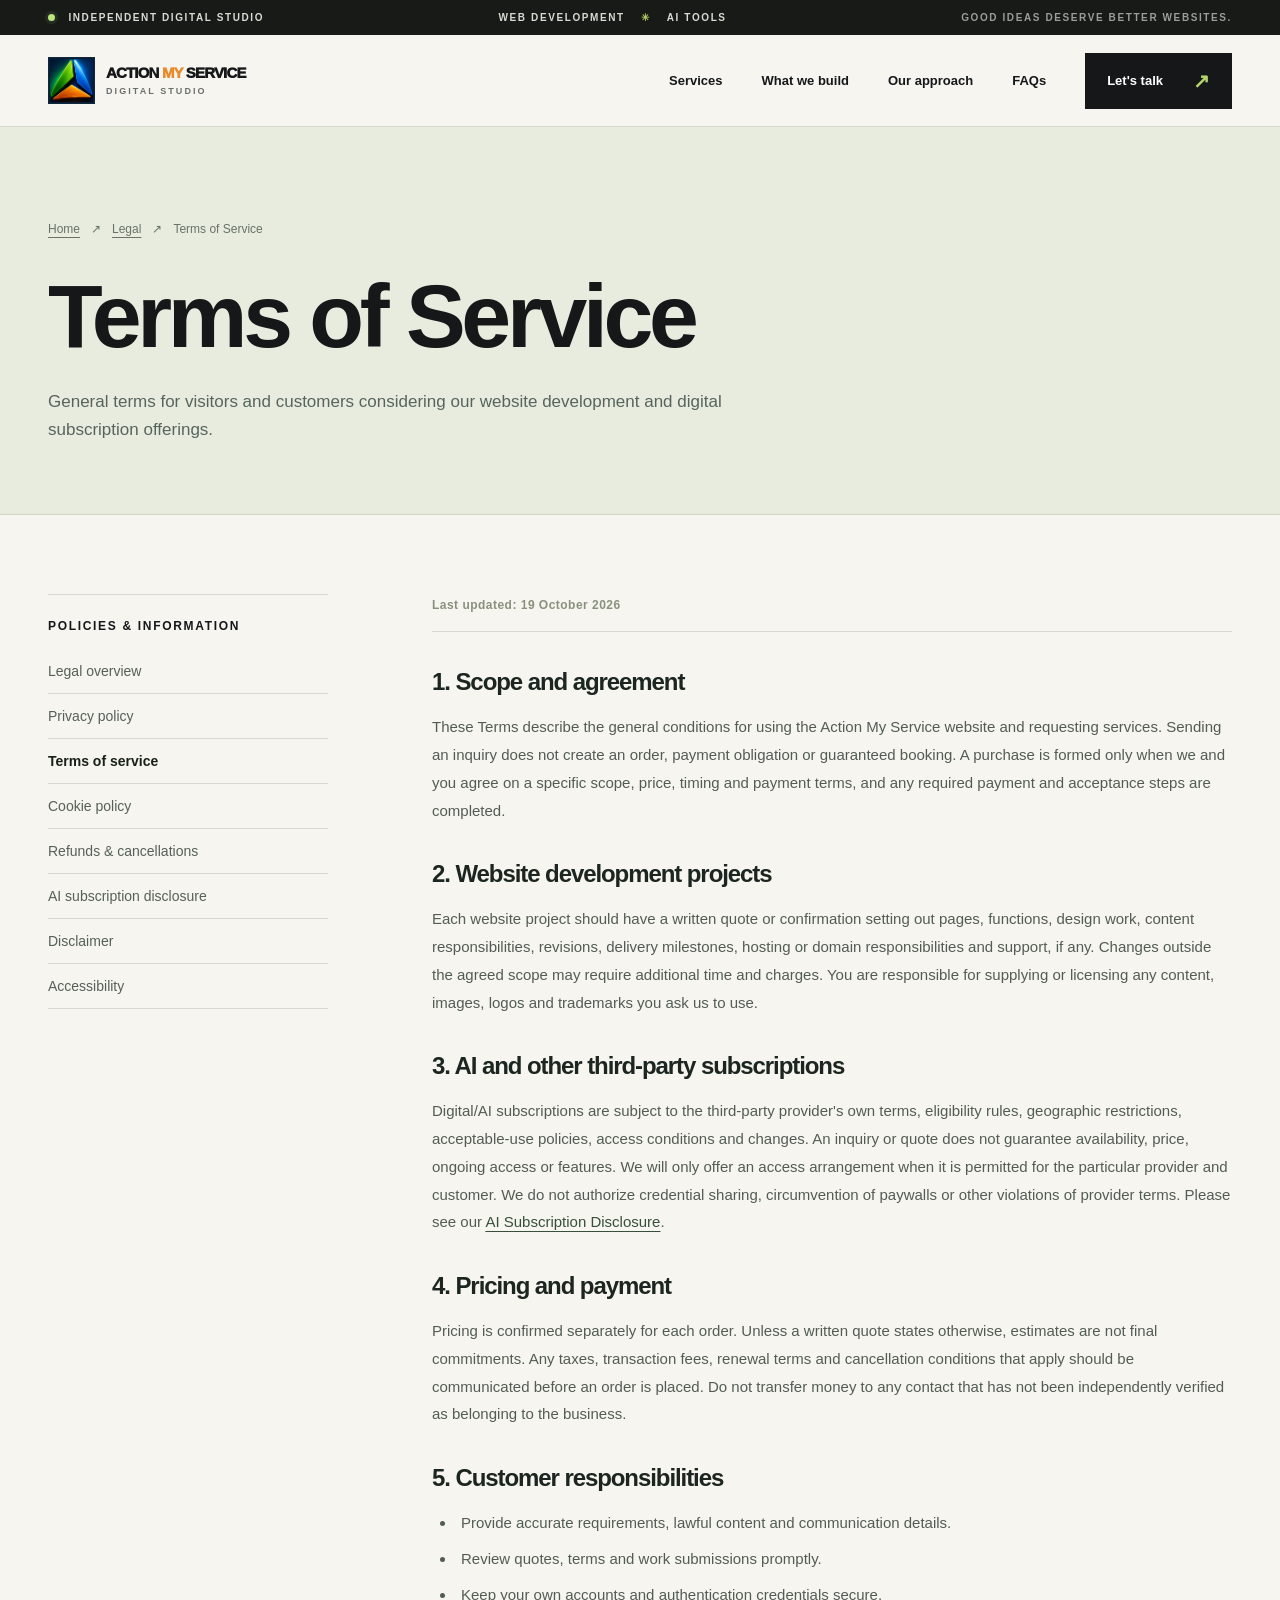
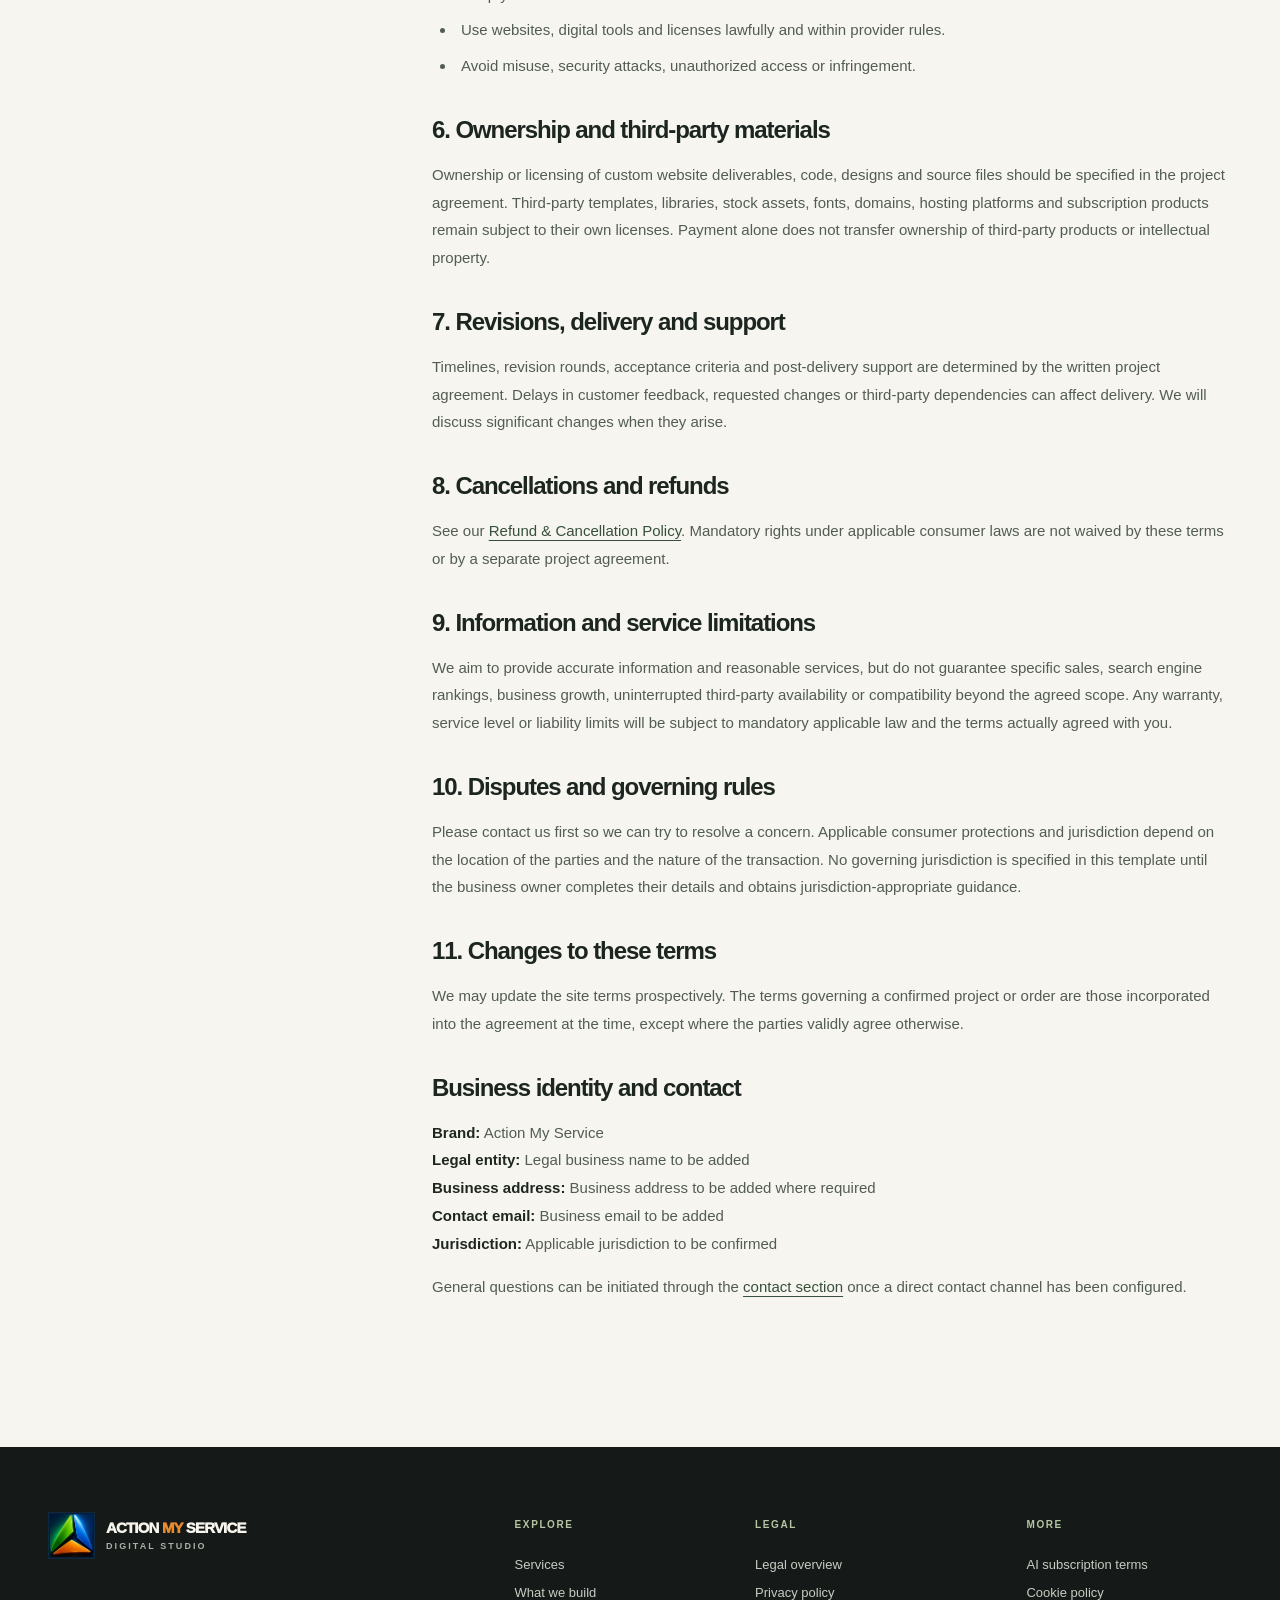
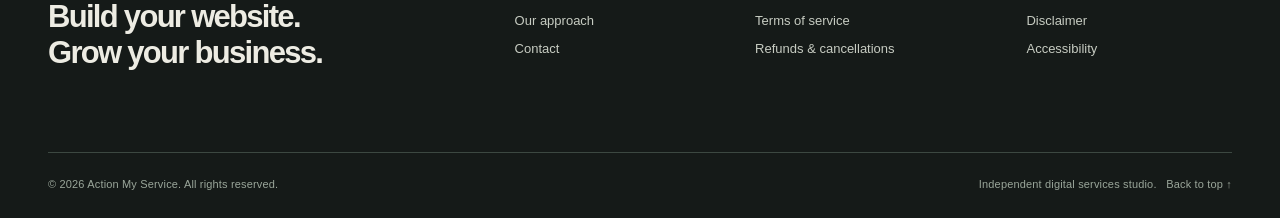
<file: terms.html>
<!doctype html><html lang="en"><head><meta charset="utf-8"><meta name="viewport" content="width=device-width,initial-scale=1"><meta name="theme-color" content="#f6f5ef"><meta name="description" content="General terms for visitors and customers considering our website development and digital subscription offerings."><title>Terms of Service | Action My Service</title><link rel="icon" type="image/svg+xml" href="/assets/favicon.svg"><link rel="stylesheet" href="/assets/styles.css"><script defer src="/assets/config.js"></script><script defer src="/assets/main.js"></script></head><body id="top"><a class="skip-link" href="#main">Skip to content</a><div class="top-strip"><div class="wrap strip-inner"><span><span class="status-dot"></span> INDEPENDENT DIGITAL STUDIO</span><span>WEB DEVELOPMENT <span class="strip-cross">✳</span> AI TOOLS</span><span class="strip-last">GOOD IDEAS DESERVE BETTER WEBSITES.</span></div></div><header class="site-header"><div class="wrap nav-wrap">
<a aria-label="Action My Service — Home" class="brand" href="/"><span class="brand-icon"><img alt="" height="39" src="/assets/action-mark.webp" width="39"/></span><span class="brand-wordmark">ACTION <span>MY</span> SERVICE <small>DIGITAL STUDIO</small></span></a>
<button aria-controls="primary-nav" aria-expanded="false" aria-label="Open menu" class="mobile-toggle" type="button"><span></span><span></span></button>
<nav aria-label="Main navigation" class="primary-nav" id="primary-nav"><a href="/#services">Services</a><a href="/#website-types">What we build</a><a href="/#approach">Our approach</a><a href="/#faq">FAQs</a><a class="nav-contact" href="/#contact">Let's talk <span aria-hidden="true">↗</span></a></nav>
</div></header><main id="main"><div class="legal-hero"><div class="wrap"><div class="crumb"><a href="/">Home</a> <span>↗</span> <a href="/legal.html">Legal</a> <span>↗</span> Terms of Service</div><h1>Terms of Service</h1><p>General terms for visitors and customers considering our website development and digital subscription offerings.</p></div></div><div class="wrap legal-content-wrap"><aside class="legal-sidebar" aria-label="Legal navigation"><h2>Policies &amp; information</h2><a href="/legal.html" >Legal overview</a><a href="/privacy.html" >Privacy policy</a><a href="/terms.html" aria-current="page">Terms of service</a><a href="/cookies.html" >Cookie policy</a><a href="/refunds.html" >Refunds &amp; cancellations</a><a href="/ai-subscriptions.html" >AI subscription disclosure</a><a href="/disclaimer.html" >Disclaimer</a><a href="/accessibility.html" >Accessibility</a></aside><article class="legal-article"><p class="updated">Last updated: <span data-updated="">19 October 2026</span></p><h2>1. Scope and agreement</h2><p>These Terms describe the general conditions for using the Action My Service website and requesting services. Sending an inquiry does not create an order, payment obligation or guaranteed booking. A purchase is formed only when we and you agree on a specific scope, price, timing and payment terms, and any required payment and acceptance steps are completed.</p><h2>2. Website development projects</h2><p>Each website project should have a written quote or confirmation setting out pages, functions, design work, content responsibilities, revisions, delivery milestones, hosting or domain responsibilities and support, if any. Changes outside the agreed scope may require additional time and charges. You are responsible for supplying or licensing any content, images, logos and trademarks you ask us to use.</p><h2>3. AI and other third-party subscriptions</h2><p>Digital/AI subscriptions are subject to the third-party provider's own terms, eligibility rules, geographic restrictions, acceptable-use policies, access conditions and changes. An inquiry or quote does not guarantee availability, price, ongoing access or features. We will only offer an access arrangement when it is permitted for the particular provider and customer. We do not authorize credential sharing, circumvention of paywalls or other violations of provider terms. Please see our <a href="/ai-subscriptions.html">AI Subscription Disclosure</a>.</p><h2>4. Pricing and payment</h2><p>Pricing is confirmed separately for each order. Unless a written quote states otherwise, estimates are not final commitments. Any taxes, transaction fees, renewal terms and cancellation conditions that apply should be communicated before an order is placed. Do not transfer money to any contact that has not been independently verified as belonging to the business.</p><h2>5. Customer responsibilities</h2><ul><li>Provide accurate requirements, lawful content and communication details.</li><li>Review quotes, terms and work submissions promptly.</li><li>Keep your own accounts and authentication credentials secure.</li><li>Use websites, digital tools and licenses lawfully and within provider rules.</li><li>Avoid misuse, security attacks, unauthorized access or infringement.</li></ul><h2>6. Ownership and third-party materials</h2><p>Ownership or licensing of custom website deliverables, code, designs and source files should be specified in the project agreement. Third-party templates, libraries, stock assets, fonts, domains, hosting platforms and subscription products remain subject to their own licenses. Payment alone does not transfer ownership of third-party products or intellectual property.</p><h2>7. Revisions, delivery and support</h2><p>Timelines, revision rounds, acceptance criteria and post-delivery support are determined by the written project agreement. Delays in customer feedback, requested changes or third-party dependencies can affect delivery. We will discuss significant changes when they arise.</p><h2>8. Cancellations and refunds</h2><p>See our <a href="/refunds.html">Refund &amp; Cancellation Policy</a>. Mandatory rights under applicable consumer laws are not waived by these terms or by a separate project agreement.</p><h2>9. Information and service limitations</h2><p>We aim to provide accurate information and reasonable services, but do not guarantee specific sales, search engine rankings, business growth, uninterrupted third-party availability or compatibility beyond the agreed scope. Any warranty, service level or liability limits will be subject to mandatory applicable law and the terms actually agreed with you.</p><h2>10. Disputes and governing rules</h2><p>Please contact us first so we can try to resolve a concern. Applicable consumer protections and jurisdiction depend on the location of the parties and the nature of the transaction. No governing jurisdiction is specified in this template until the business owner completes their details and obtains jurisdiction-appropriate guidance.</p><h2>11. Changes to these terms</h2><p>We may update the site terms prospectively. The terms governing a confirmed project or order are those incorporated into the agreement at the time, except where the parties validly agree otherwise.</p><h2 id="contact">Business identity and contact</h2><p><strong>Brand:</strong> Action My Service<br/><strong>Legal entity:</strong> <span data-legal-name="">Action My Service (legal business name not yet provided)</span><br/><strong>Business address:</strong> <span data-legal-address="">Business address to be added before publication where required</span><br/><strong>Contact email:</strong> <span data-legal-email="">Business email to be added before publication</span><br/><strong>Jurisdiction:</strong> <span data-legal-jurisdiction="">Applicable jurisdiction to be confirmed</span></p><p>General questions can be initiated through the <a href="/#contact">contact section</a> once a direct contact channel has been configured.</p></article></div></main><footer class="footer"><div class="wrap"><div class="footer-main"><div class="footer-brand"><a class="brand" href="/"><span class="brand-icon"><img alt="" height="39" src="/assets/action-mark.webp" width="39"/></span><span class="brand-wordmark">ACTION <span>MY</span> SERVICE <small>DIGITAL STUDIO</small></span></a><h3>Build your website.<br/>Grow your business.</h3></div><div class="footer-column"><strong>EXPLORE</strong><a href="/#services">Services</a><a href="/#website-types">What we build</a><a href="/#approach">Our approach</a><a href="/#contact">Contact</a></div><div class="footer-column"><strong>LEGAL</strong><a href="/legal.html">Legal overview</a><a href="/privacy.html">Privacy policy</a><a href="/terms.html">Terms of service</a><a href="/refunds.html">Refunds &amp; cancellations</a></div><div class="footer-column"><strong>MORE</strong><a href="/ai-subscriptions.html">AI subscription terms</a><a href="/cookies.html">Cookie policy</a><a href="/disclaimer.html">Disclaimer</a><a href="/accessibility.html">Accessibility</a></div></div><div class="footer-bottom"><span>© <span data-year="">2026</span> Action My Service. All rights reserved.</span><span>Independent digital services studio.   <a href="#top">Back to top ↑</a></span></div></div></footer></body></html>
</file>
<file: assets/styles.css>
/* Action My Service — custom editorial redesign, no third-party UI framework */
:root{--paper:#f6f5ef;--cream:#ebe9df;--ink:#151719;--sub:#585b57;--line:#d7d8ce;--lime:#cde25b;--olive:#40523b;--orange:#f6a256;--blue:#8dbce5;--dark:#171c1d;--max:1380px}*{box-sizing:border-box}html{scroll-behavior:smooth;scroll-padding-top:90px}body{margin:0;background:var(--paper);color:var(--ink);font-family:Arial,"Helvetica Neue",Helvetica,sans-serif;-webkit-font-smoothing:antialiased}button,input,select,textarea{font:inherit}a{color:inherit;text-decoration:none}button{cursor:pointer}img{max-width:100%;display:block}h1,h2,h3,h4,p{margin-top:0}h1,h2,h3{letter-spacing:-.048em}::selection{background:var(--lime);color:var(--ink)}:focus-visible{outline:3px solid #4d8bd5;outline-offset:4px}[hidden]{display:none!important}.wrap{width:min(calc(100% - 96px),var(--max));margin-inline:auto}.skip-link{position:absolute;z-index:50;top:-100px;left:16px;background:#fff;padding:14px;color:#111}.skip-link:focus{top:12px}.top-strip{height:35px;background:#181a18;color:#d9dbd2;font-size:10px;font-weight:800;letter-spacing:.16em}.strip-inner{height:100%;display:flex;align-items:center;justify-content:space-between;gap:20px}.strip-inner>span{white-space:nowrap}.status-dot{display:inline-block;background:#b9e47e;border-radius:50%;height:7px;width:7px;margin-right:9px;box-shadow:0 0 0 3px #b9e47e16}.strip-cross{color:#b4cf63;padding:0 12px}.strip-last{opacity:.68}.site-header{height:92px;border-bottom:1px solid var(--line);background:var(--paper);position:relative;z-index:10}.nav-wrap{height:100%;display:flex;align-items:center;justify-content:space-between;gap:25px}.brand{display:inline-flex;align-items:center;gap:11px;flex-shrink:0}.brand-icon{height:47px;width:47px;background:#0a1b32;overflow:hidden;display:grid;place-items:center;border:1px solid #0e293d}.brand-icon img{width:43px;height:43px;object-fit:cover}.brand-wordmark{font-size:15px;line-height:1.06;letter-spacing:-.055em;font-weight:950;white-space:nowrap}.brand-wordmark>span{color:#e88b2c}.brand-wordmark small{display:block;margin-top:6px;color:#6c706d;font-size:9px;letter-spacing:.23em;font-weight:800}.primary-nav{display:flex;align-items:center;gap:39px;font-size:13px;font-weight:700}.primary-nav>a:not(.nav-contact){transition:color .2s}.primary-nav>a:not(.nav-contact):hover{color:#7a9452}.nav-contact{background:var(--ink);color:#fff;padding:16px 22px;display:inline-flex;align-items:center;gap:30px;transition:background .2s,transform .2s}.nav-contact:hover,.button-dark:hover{background:#414f37;transform:translateY(-2px)}.nav-contact span{color:#b4d56c;font-size:20px}.mobile-toggle{display:none}.hero{padding:84px 0 91px;overflow:hidden}.hero-layout{display:grid;grid-template-columns:.95fr 1.05fr;gap:min(5.5vw,82px);align-items:center}.hero-content{position:relative;z-index:1}.eyebrow,.section-label{font-size:11px;font-weight:850;letter-spacing:.16em;display:flex;align-items:center;gap:13px}.eyebrow{margin-bottom:27px}.eyebrow-line{width:26px;height:2px;background:var(--ink)}.hero h1{font-size:clamp(64px,6.65vw,110px);line-height:.995;letter-spacing:-.075em;white-space:nowrap;font-weight:850;margin:0 0 32px}.serif-swoosh,.heading-serif,.contact-script{font-family:Georgia,"Times New Roman",serif;font-weight:400;font-style:italic;letter-spacing:-.09em}.serif-swoosh{position:relative}.serif-swoosh:after{position:absolute;content:"";height:9px;bottom:-6px;left:5px;right:1px;border-bottom:3px solid #efa44f;border-radius:50%;transform:rotate(-3deg)}.period{color:#7ba543}.hero-description{font-size:17px;line-height:1.8;color:#4c514d;max-width:495px;margin:0 0 31px}.hero-description em{color:var(--ink)}.hero-actions{display:flex;align-items:center;gap:32px;flex-wrap:wrap}.button{border:0;display:inline-flex;align-items:center;justify-content:space-between;gap:28px;padding:17px 22px;font-size:13px;font-weight:800;text-decoration:none;transition:background .2s,transform .2s}.button-dark{background:var(--ink);color:#fff}.button-dark span{font-size:19px;color:#cde25b}.button-link{padding:12px 0;border-bottom:1px solid #1c2421;font-weight:800;font-size:13px;display:inline-flex;gap:20px;align-items:center}.button-link>span{font-size:21px}.button-link:hover{color:#548546}.hero-footnote{margin-top:74px;color:#7a7e76;font-size:11px;letter-spacing:.06em;display:flex;align-items:center;gap:11px}.tiny-asterisk{font-size:20px;color:#e38d39}.hero-feature{position:relative;min-width:0}.feature-head,.feature-footer{font-size:10px;font-weight:800;letter-spacing:.14em;color:#62675f;display:flex;justify-content:space-between;align-items:center;gap:12px}.feature-head{margin-bottom:13px}.feature-footer{margin-top:17px;padding-right:11px}.feature-arrow{font-size:21px;color:var(--ink);line-height:1}.browser-frame{background:#fdfcf6;border:1px solid #c3c9bc;padding:7px;box-shadow:23px 23px 0 #e6e9dc,23px 23px 0 1px #d6dccf}.browser-top{height:37px;padding:0 9px;display:flex;align-items:center;justify-content:space-between;background:#f8f8ef;color:#7a7e75;font-size:10px;letter-spacing:.04em}.browser-dots{display:flex;gap:4px}.browser-dots i{height:7px;width:7px;background:#c5cabf;border-radius:50%}.browser-chevron{font-size:19px;color:#1c2722}.concept-site{background:#f0f1dc;overflow:hidden}.concept-nav{display:flex;align-items:center;justify-content:space-between;height:72px;padding:0 30px;border-bottom:1px solid #c8d1b5}.concept-nav>span:nth-child(2){font-size:8px;font-weight:700;letter-spacing:.12em}.concept-brand{font-family:Georgia,serif;font-weight:bold;font-size:26px;letter-spacing:-.09em}.concept-brand span{color:#e78646}.concept-main{display:grid;grid-template-columns:59% 41%;min-height:440px}.concept-copy{padding:76px 0 55px 31px;position:relative;z-index:2}.concept-copy>span:first-child{font-size:9px;letter-spacing:.15em;font-weight:850;color:#657054}.concept-copy>strong{font-size:clamp(44px,4vw,69px);line-height:.97;letter-spacing:-.075em;display:block;margin:23px 0 24px;font-weight:850;white-space:nowrap}.concept-copy>strong i{font-family:Georgia,serif;font-weight:400;letter-spacing:-.07em}.concept-copy p{font-size:12px;line-height:1.75;color:#58634d}.concept-pill{border:1px solid #222d23;border-radius:100px;display:inline-flex;gap:22px;align-items:center;padding:13px 16px;margin-top:16px;font-size:8px;font-weight:900;letter-spacing:.12em}.concept-pill b{font-size:17px;font-weight:400}.concept-illustration{overflow:hidden;position:relative;min-width:0;background:#dde4bf}.shape-disc{position:absolute;width:226px;height:226px;border-radius:50%;background:#ed9a69;top:45px;left:0;box-shadow:inset -20px -10px 0 #e18359}.shape-arch{position:absolute;top:70px;left:58px;width:173px;height:343px;background:#80916c;border-radius:90px 90px 0 0;box-shadow:inset 18px 0 0 #93a27f}.shape-arch:after{position:absolute;content:"";background:#dae2be;border-radius:80px 80px 0 0;width:110px;height:220px;left:31px;bottom:0}.shape-shelf{position:absolute;width:140%;left:-10%;bottom:0;height:40px;background:#9cb183;transform:skewY(-9deg);transform-origin:right}.shape-mini{width:43px;height:90px;background:#c86d4b;bottom:17px;right:16px;position:absolute;border-radius:25px 25px 0 0;transform:rotate(-9deg)}.concept-vertical{writing-mode:vertical-rl;position:absolute;right:5px;top:13px;font-size:8px;font-weight:900;letter-spacing:.2em;color:#6d7863}.concept-bottom{height:54px;display:flex;align-items:center;justify-content:space-between;padding:0 25px;font-size:8px;font-weight:800;letter-spacing:.13em;border-top:1px solid #d1d7be}.seal{position:absolute;right:-32px;bottom:26px;background:#ec9c59;width:104px;height:104px;border:8px solid var(--paper);border-radius:50%;display:flex;flex-direction:column;align-items:center;justify-content:center;transform:rotate(13deg);gap:4px;box-shadow:0 4px 0 #e5e4dd}.seal>span{font-weight:900;font-size:10px;line-height:1.13;text-align:center;letter-spacing:.05em}.seal b{font-size:20px;font-weight:400}.capabilities{border-top:1px solid #cdd0c5;border-bottom:1px solid #cdd0c5;background:#ebede3}.capabilities-inner{min-height:82px;display:flex;align-items:center;justify-content:space-between;gap:18px;font-size:13px;letter-spacing:.03em;font-weight:850}.capabilities-inner>b{color:#8caa44;font-size:23px;font-weight:400}.cap-side{font-size:11px;color:#6d7468}.cap-side span{margin-left:8px;color:#20241b}.section{padding:126px 0}.section-intro,.build-top{display:grid;grid-template-columns:32% 1fr;gap:30px;align-items:start;margin-bottom:63px}.section-label{color:#555c54;white-space:nowrap}.label-index{font-weight:900;color:#8a9a72}.section h2,.principles h2,.faq-section h2{font-size:clamp(52px,5.25vw,86px);line-height:1.03;letter-spacing:-.07em;margin:0}.section-intro>div:last-child,.build-top>div:last-child{display:flex;align-items:end;justify-content:space-between;gap:30px}.section-intro p,.build-top p{color:#656861;line-height:1.7;font-size:15px;max-width:290px;margin:0 0 6px}.service-rows{border-top:1px solid var(--line)}.service-row{padding:34px 0;display:grid;grid-template-columns:42% 58%;gap:0;border-bottom:1px solid var(--line);min-height:450px}.service-identity{padding:24px 70px 24px 0;display:flex;flex-direction:column;align-items:flex-start}.service-count,.type-index{font-size:10px;font-weight:900;letter-spacing:.13em;color:#747a70}.service-identity h3{font-size:clamp(42px,3.8vw,66px);line-height:1.01;letter-spacing:-.065em;margin:45px 0 23px;font-weight:850}.service-identity h3 i{font:italic 400 .95em Georgia,serif}.service-identity p{font-size:15px;color:#60655d;line-height:1.8;max-width:400px;margin:0}.underlink{display:inline-flex;gap:60px;border-bottom:1px solid #202522;padding:0 0 9px;font-size:13px;font-weight:850;margin-top:auto}.underlink span{font-size:18px}.service-art{min-height:385px;position:relative;overflow:hidden}.web-art{background:#d7e6b8}.web-mini-window{position:absolute;background:#fffefa;width:76%;height:80%;left:12%;top:10%;box-shadow:16px 17px 0 #afbe95,0 2px 3px #7584612a;transform:rotate(-3.4deg);overflow:hidden}.mini-top{height:48px;display:flex;align-items:center;justify-content:space-between;border-bottom:1px solid #e8e9db;padding:0 21px}.mini-top>b{font-size:18px;letter-spacing:-.11em}.mini-top>span{font-size:7px;font-weight:900;letter-spacing:.1em}.mini-body{padding:39px 15px 10px 34px}.mini-body small{font-size:8px;letter-spacing:.15em;font-weight:900}.mini-body strong{display:block;font-size:clamp(36px,3.4vw,54px);line-height:1.04;letter-spacing:-.08em;margin:14px 0}.mini-body strong em{font:italic 400 1em Georgia,serif}.mini-button{display:inline-block;background:#24271c;color:white;font-size:8px;font-weight:900;letter-spacing:.1em;padding:12px 14px}.mini-art{position:absolute;right:-10px;bottom:0;width:44%;height:78%;background:#dce1c9}.mini-circle{position:absolute;width:180px;height:180px;border-radius:50%;background:#eeaa77;top:19px;right:3px}.mini-vase{position:absolute;width:62px;height:110px;background:#f9f8e8;border-radius:18px 18px 27px 27px;bottom:40px;left:24px;box-shadow:inset -10px 0 0 #d9d8c7;transform:rotate(-13deg)}.mini-table{position:absolute;bottom:0;width:100%;height:35px;background:#7d875c}.art-tag{position:absolute;right:20px;bottom:21px;background:#16251b;color:#e0efc7;font-size:9px;font-weight:800;letter-spacing:.12em;padding:13px}.art-tag span{margin-left:15px}.ai-art{background:#dbe3ed}.ai-aura{width:480px;height:480px;left:50%;top:50%;transform:translate(-50%,-50%);border:1px solid #91a9c6;border-radius:50%;position:absolute}.ai-aura:before,.ai-aura:after{content:"";position:absolute;inset:48px;border:1px solid #a6b7cb;border-radius:50%}.ai-aura:after{inset:110px}.ai-large-star{font-family:Georgia,serif;position:absolute;font-size:340px;color:#bacadd;left:50%;top:50%;transform:translate(-50%,-54%);line-height:1}.ai-tile{position:absolute;background:#f8f8f2;box-shadow:9px 10px 0 #17253b12;width:170px;height:162px;display:flex;flex-direction:column;justify-content:space-between;padding:19px;transform:rotate(-8deg);border:1px solid #c5c9c5}.ai-tile>b{font-size:10px;color:#72776f}.ai-tile>strong{font-size:25px;letter-spacing:-.05em}.ai-tile>span{font-size:11px}.tile-write{left:9%;top:21%;background:#f8ecdd}.tile-create{left:36%;top:11%;transform:rotate(8deg);background:#c7db9c;z-index:2}.tile-work{left:64%;top:28%;transform:rotate(13deg);background:#f0f1f0}.ai-corner{position:absolute;bottom:21px;right:23px;font-size:9px;font-weight:900;letter-spacing:.16em}.build-section{background:#eaece2;border-top:1px solid #d8dacd}.build-top{margin-bottom:51px}.website-grid{display:grid;grid-template-columns:repeat(3,minmax(0,1fr));gap:22px}.website-type{background:#f7f7f1;border:1px solid #d4d8c9}.type-visual{height:280px;padding:35px;overflow:hidden;position:relative}.visual-business{background:#dcded3}.business-screen{background:#e8e1cf;padding:24px 24px 0;height:270px;transform:rotate(-5deg) translate(-2px,6px);box-shadow:10px 12px 0 #7b836c47;overflow:hidden;position:relative}.visual-top{font-size:17px;font-weight:950;letter-spacing:-.07em;position:relative;z-index:1}.visual-top small{font-size:7px;letter-spacing:.14em}.business-line{font-size:37px;line-height:1.1;font-weight:850;letter-spacing:-.07em;margin-top:39px;position:relative;z-index:2}.business-line i{font:italic 400 1em Georgia,serif}.business-orb{position:absolute;width:150px;height:230px;background:#576a4e;border-radius:90px 90px 0 0;bottom:0;right:7px}.visual-cta{position:relative;z-index:2;font-size:8px;display:block;margin-top:25px;font-weight:900}.visual-store{background:#ead3c2}.store-screen{height:270px;background:#f5efdf;padding:17px;transform:rotate(4deg) translate(0,0);box-shadow:10px 10px 0 #b18e7933}.store-nav{display:flex;justify-content:space-between;font-size:17px;letter-spacing:-.08em;font-weight:900}.store-nav small{font-size:7px;letter-spacing:.07em}.store-items{display:flex;gap:9px;margin-top:32px}.item-shape{height:130px;width:33.33%;background:#e3ddd0;position:relative;overflow:hidden}.item-shape i{position:absolute;bottom:13px;left:24%;width:48%;height:93px;background:#91a0a1;border-radius:32px 32px 14px 14px}.shape-two{background:#d9e1d0}.shape-two i{background:#bd6f4b;width:65%;left:17%;height:69px;border-radius:7px 7px 30px 30px}.shape-three{background:#e5d5ca}.shape-three i{background:#c3a668;height:111px;border-radius:60px 60px 12px 12px}.store-bottom{display:flex;justify-content:space-between;font-size:8px;letter-spacing:.12em;font-weight:900;margin-top:15px}.visual-portfolio{background:#c2d0e4}.portfolio-screen{height:275px;padding:22px 25px;background:#282d39;color:#f6f0dc;transform:rotate(-3deg) translate(4px,0);position:relative;overflow:hidden;box-shadow:11px 12px 0 #687b9b55}.portfolio-top{display:flex;justify-content:space-between;font-size:10px;font-weight:900;letter-spacing:.08em}.portfolio-name{display:block;font-size:43px;line-height:1.05;letter-spacing:-.075em;font-weight:850;margin-top:55px;position:relative;z-index:2}.portfolio-name i{font:italic 400 1em Georgia,serif;color:#d4e477}.portfolio-flower{position:absolute;font-size:230px;color:#758ab1;right:-20px;top:7px;line-height:1}.portfolio-bottom{position:relative;z-index:2;display:flex;justify-content:space-between;font-size:8px;font-weight:850;letter-spacing:.13em;margin-top:21px}.type-text{padding:25px 25px 34px}.type-text h3{font-size:27px;letter-spacing:-.065em;margin:16px 0 13px}.type-text p{font-size:13px;color:#686c64;line-height:1.75;margin:0}.build-note{display:flex;align-items:center;justify-content:space-between;gap:20px;padding:27px 0 0;color:#666d60;font-size:13px}.build-note a{color:#242e20;font-weight:850;text-decoration:underline;text-underline-offset:5px}.principles{padding:127px 0;background:#f7f7f2}.principles-layout{display:grid;grid-template-columns:.96fr 1.04fr;gap:9%}.principles h2{margin:43px 0 22px}.principles-intro>p{color:#686d64;font-size:16px;line-height:1.7}.principles-art{height:255px;background:#d6e39c;position:relative;max-width:450px;margin-top:45px;padding:38px 35px;overflow:hidden}.principles-art span{display:block;font-size:57px;line-height:.93;letter-spacing:-.09em;font-weight:950}.principles-art i{font:italic 400 .97em Georgia,serif}.principles-art b{font-size:245px;position:absolute;right:-17px;top:13px;color:#9bb969;font-weight:400;line-height:1}.steps{border-top:1px solid var(--line)}.steps article{display:grid;grid-template-columns:50px 1fr 25px;gap:19px;padding:37px 0 35px;border-bottom:1px solid var(--line)}.step-num{font-size:13px;color:#8a9773;font-weight:850;margin-top:6px}.steps h3{font-size:25px;letter-spacing:-.04em;margin:0 0 11px}.steps p{margin:0;color:#70736c;font-size:14px;line-height:1.65;max-width:410px}.step-arrow{font-size:23px}.ai-note{background:#dae0dc}.ai-note-layout{display:grid;grid-template-columns:1fr 1fr;gap:15%;align-items:start}.ai-note h2{margin:34px 0 27px}.ai-note-layout>div:first-child>p{color:#5a665f;font-size:16px;line-height:1.77;max-width:500px;margin-bottom:28px}.ai-note-list{padding-top:22px}.ai-note-list>div{border-bottom:1px solid #b9c4b9;display:grid;grid-template-columns:44px 1fr;gap:18px;padding:27px 0}.ai-note-list>div:first-child{border-top:1px solid #b9c4b9}.num-round{border:1px solid #748577;height:34px;width:34px;border-radius:50%;display:grid;place-items:center;font-size:14px;font-family:Georgia,serif}.ai-note-list p{line-height:1.7;color:#4f5952;font-size:14px;margin:0}.ai-note-list strong{color:#1c241f}.small-policy{font-size:12px;font-weight:800;display:inline-block;margin-top:26px;border-bottom:1px solid #233127;padding-bottom:8px}.faq-section{padding:132px 0;background:#f5f5ef}.faq-layout{display:grid;grid-template-columns:.86fr 1.14fr;gap:12%}.faq-intro h2{margin:41px 0 23px}.faq-intro>p{color:#676d65}.faq-list{border-top:1px solid #cdd0c3}.faq-list details{border-bottom:1px solid #cdd0c3;padding:0}.faq-list summary{list-style:none;cursor:pointer;min-height:87px;display:flex;gap:20px;align-items:center;justify-content:space-between;font-size:18px;font-weight:800;letter-spacing:-.025em}.faq-list summary::-webkit-details-marker{display:none}.faq-list summary span{font-size:27px;font-weight:400;color:#83946b;transition:transform .2s}.faq-list details[open] summary span{transform:rotate(45deg)}.faq-list details>p{font-size:14px;line-height:1.8;color:#646961;max-width:570px;margin:0 0 27px}.faq-list details>p a{text-decoration:underline}.contact-section{padding:107px 0 105px;background:#202625;color:#f6f5eb}.contact-lead{display:flex;justify-content:space-between;align-items:end;gap:50px;border-bottom:1px solid #5b625c;padding-bottom:57px}.contact-section .section-label{color:#c8d4b2}.contact-headline h2{font-size:clamp(70px,8vw,126px);line-height:.96;letter-spacing:-.082em;margin:35px 0 24px}.contact-script{color:#cfdf8b}.contact-tiny-star{font-size:.55em;vertical-align:top;color:#dba56d;font-weight:400;line-height:1.6}.contact-headline p{color:#c1c5b9;font-size:16px}.contact-micro{font-size:10px;font-weight:850;letter-spacing:.15em;color:#aab2a5;display:flex;gap:25px;white-space:nowrap;padding-bottom:12px}.contact-micro>span{color:#d6e1bc;font-size:20px}.contact-content{padding-top:55px;display:grid;grid-template-columns:.92fr 1.08fr;gap:12%}.contact-left>span:first-child{font-size:12px;font-weight:850;letter-spacing:.15em}.contact-left>p{font-size:27px;line-height:1.4;letter-spacing:-.04em;max-width:375px;color:#d6d9ce;margin:27px 0}.contact-channel{display:flex;align-items:center;font-size:13px;color:#c7d3a5;margin-top:40px}.contact-stamp{display:flex;align-items:center;gap:18px;border-top:1px solid #4c5751;margin-top:65px;padding-top:30px;max-width:330px}.contact-stamp img{height:68px;width:68px;object-fit:cover}.contact-stamp span{font-weight:850;font-size:16px;letter-spacing:-.05em}.contact-stamp small{display:block;font-size:9px;letter-spacing:.18em;color:#a5b3a5;margin-top:7px}.contact-form-wrap{background:#f8f8f1;color:#17201a;padding:37px}.form-header{font-size:10px;letter-spacing:.14em;font-weight:900;display:flex;justify-content:space-between;border-bottom:1px solid #d9dccf;padding-bottom:24px;margin-bottom:24px}.form-header>span:last-child{font-size:23px;font-weight:400}.contact-form-wrap label{font-size:12px;font-weight:850;display:block;letter-spacing:.02em;margin-bottom:20px}.contact-form-wrap input,.contact-form-wrap select,.contact-form-wrap textarea{display:block;width:100%;margin-top:10px;padding:13px 0;background:transparent;border:0;border-bottom:1px solid #bec6b7;border-radius:0;color:#1d271f;font-size:14px;outline:none;resize:vertical}.contact-form-wrap input:focus,.contact-form-wrap select:focus,.contact-form-wrap textarea:focus{border-bottom-color:#365d47;box-shadow:0 1px 0 #365d47}.contact-form-wrap input::placeholder,.contact-form-wrap textarea::placeholder{color:#8e9389}.form-two{display:grid;grid-template-columns:1fr 1fr;gap:27px}.form-submit{background:#cae47d;color:#1c2821;width:100%;margin-top:8px;font-weight:900}.form-submit:hover{background:#bbd86b}.form-submit span{font-size:21px}.form-explain{font-size:11px;color:#7a7e74;line-height:1.6;margin:18px 0 0}.form-explain a{text-decoration:underline}.inquiry-result{border-top:1px solid #bac6b0;padding-top:23px;margin-top:25px}.inquiry-result>strong{font-size:17px}.inquiry-result>p{color:#626b62;font-size:13px;line-height:1.65}.inquiry-result textarea{width:100%;border:1px solid #bcc9b9;background:#fff;padding:14px;line-height:1.6;font-size:13px}.result-actions{display:flex;gap:10px;flex-wrap:wrap;margin-top:15px}.result-actions .button{font-size:12px;padding:13px 16px}.button-quiet{border:1px solid #99ab99}.inquiry-result>p:last-child{font-size:12px}.footer{background:#151a18;color:#edece3;padding:65px 0 28px}.footer-main{display:grid;grid-template-columns:2.1fr 1fr 1.15fr 1fr;gap:35px;padding-bottom:82px}.footer .brand-wordmark{color:#f7f5ed}.footer .brand-wordmark small{color:#acafa6}.footer-brand h3{font-size:31px;line-height:1.15;letter-spacing:-.055em;font-weight:650;margin:38px 0 0}.footer-column{display:flex;flex-direction:column;gap:13px}.footer-column strong{font-size:10px;letter-spacing:.16em;color:#b6c4a3;margin:7px 0 14px}.footer-column a{color:#c7ccc2;font-size:13px;transition:color .2s}.footer-column a:hover,.footer-bottom a:hover{color:#cde25b}.footer-bottom{display:flex;justify-content:space-between;gap:20px;flex-wrap:wrap;border-top:1px solid #3c4841;padding-top:25px;color:#9aa69a;font-size:11px;letter-spacing:.015em}
/* Legal layouts share the same site chrome */
.legal-hero{padding:95px 0 70px;background:#e8ecdf;border-bottom:1px solid #ced6c7}.crumb{display:flex;gap:11px;align-items:center;font-size:12px;color:#667366;margin-bottom:33px}.crumb a{text-decoration:underline;text-underline-offset:4px}.legal-hero h1{font-size:clamp(60px,7vw,108px);line-height:1.05;margin-bottom:25px}.legal-hero p{max-width:760px;font-size:17px;line-height:1.65;color:#57645d;margin:0}.legal-content-wrap{padding:79px 0 130px;display:grid;grid-template-columns:280px minmax(0,800px);justify-content:space-between;gap:80px}.legal-sidebar{align-self:start;position:sticky;top:30px;border-top:1px solid var(--line)}.legal-sidebar h2{font-size:12px;text-transform:uppercase;letter-spacing:.14em;padding:24px 0 16px;margin:0}.legal-sidebar a{display:block;font-size:14px;padding:14px 0;border-bottom:1px solid var(--line);color:#556059}.legal-sidebar a[aria-current="page"]{color:#18201a;font-weight:900}.legal-article{font-size:15px;line-height:1.85;color:#525c55}.legal-article .updated{font-size:12px;font-weight:850;letter-spacing:.04em;color:#89917e;padding-bottom:15px;border-bottom:1px solid var(--line);margin-bottom:33px}.legal-article h2{font-size:24px;line-height:1.25;letter-spacing:-.045em;color:#1c2520;margin:35px 0 16px}.legal-article h3{font-size:20px;color:#1c2520}.legal-article strong{color:#1e2620}.legal-article ul,.legal-article ol{padding-left:24px}.legal-article li{padding-left:5px;margin-bottom:8px}.legal-article a{text-decoration:underline;text-underline-offset:4px;color:#374f3b}.legal-article p{margin:0 0 16px}.legal-link-grid{display:grid;grid-template-columns:1fr 1fr;gap:14px;margin-top:30px}.legal-link-grid a{display:flex;justify-content:space-between;align-items:center;gap:20px;padding:22px;border:1px solid #d3d7cc;font-weight:800;text-decoration:none}.legal-link-grid a:hover{background:#e8eddf}.error-wrap{padding:13vw 0 16vw;text-align:center}.error-wrap .error-index{font-family:Georgia,serif;font-style:italic;font-size:35px;color:#849a6e}.error-wrap h1{font-size:clamp(70px,9vw,145px);letter-spacing:-.09em;margin:18px 0}.error-wrap p{color:#71796e;font-size:18px;margin-bottom:38px}
@media(max-width:1230px){.primary-nav{gap:25px}.hero-layout{gap:33px}.hero h1{font-size:clamp(58px,6.4vw,82px)}.concept-copy>strong{font-size:51px}.section-intro>div:last-child,.build-top>div:last-child{display:block}.section-intro p,.build-top p{margin-top:22px;max-width:540px}.service-identity{padding-right:35px}.service-identity h3{font-size:52px}.type-visual{padding:22px}.website-grid{gap:13px}.portfolio-name{font-size:37px}.contact-content{gap:6%}}
@media(max-width:980px){.wrap{width:min(calc(100% - 56px),var(--max))}.site-header{height:78px}.primary-nav{gap:15px;font-size:12px}.primary-nav .nav-contact{padding:12px 14px;gap:12px}.hero{padding:77px 0}.hero-layout{grid-template-columns:1fr;gap:64px}.hero h1{font-size:clamp(64px,9vw,95px)}.hero-content{max-width:760px}.hero-description{max-width:580px}.hero-footnote{margin-top:42px}.hero-feature{max-width:740px;margin-inline:auto;width:100%}.concept-copy>strong{font-size:65px}.section-intro,.build-top{grid-template-columns:1fr;gap:23px}.section-intro>div:last-child,.build-top>div:last-child{display:flex}.website-grid{grid-template-columns:1fr 1fr}.website-type:last-child{grid-column:span 2;display:grid;grid-template-columns:1fr 1fr}.website-type:last-child .type-visual{height:100%}.portfolio-screen{height:285px}.principles-layout,.ai-note-layout,.faq-layout{gap:6%}.section h2,.principles h2,.faq-section h2{font-size:clamp(51px,6vw,74px)}.service-identity h3{font-size:44px}.mini-art{width:35%}.mini-body strong{font-size:36px}.ai-tile{width:144px;height:140px}.tile-write{left:3%}.tile-create{left:33%}.tile-work{left:65%}.contact-headline h2{font-size:87px}.footer-main{grid-template-columns:1.7fr 1fr 1fr;gap:40px}.footer-column:last-child{grid-column:2/4}}
@media(max-width:700px){.wrap{width:calc(100% - 36px)}.top-strip{height:30px}.strip-inner{font-size:9px}.strip-inner>span:nth-child(2),.strip-last{display:none}.site-header{height:72px}.brand-icon{width:40px;height:40px}.brand-icon img{width:39px;height:39px}.brand-wordmark{font-size:13px}.brand-wordmark small{font-size:8px;margin-top:5px}.mobile-toggle{display:flex;width:43px;height:43px;background:var(--ink);border:0;align-items:center;justify-content:center;flex-direction:column;gap:6px}.mobile-toggle span{height:2px;width:19px;background:#fff;transition:transform .2s}.mobile-toggle[aria-expanded="true"] span:first-child{transform:translateY(4px) rotate(45deg)}.mobile-toggle[aria-expanded="true"] span:last-child{transform:translateY(-4px) rotate(-45deg)}.primary-nav{display:none;position:absolute;top:72px;left:0;right:0;background:#f8f7f0;box-shadow:0 15px 25px #10141118;padding:22px 18px 25px;flex-direction:column;align-items:stretch;gap:0;border-bottom:1px solid #d3d6ca}.primary-nav.is-open{display:flex}.primary-nav>a:not(.nav-contact){padding:16px 8px;border-bottom:1px solid var(--line);font-size:15px}.primary-nav .nav-contact{padding:18px 20px;margin-top:18px;justify-content:space-between;font-size:14px}.hero{padding:64px 0 70px}.eyebrow{font-size:9px;margin-bottom:23px}.hero h1{font-size:clamp(49px,11.4vw,81px);margin-bottom:27px;letter-spacing:-.077em}.hero-description{font-size:15px;line-height:1.75}.hero-actions{gap:18px}.hero-actions .button{padding:16px 17px}.button-link{font-size:12px}.hero-footnote{margin-top:35px;font-size:10px}.hero-layout{gap:51px}.feature-head,.feature-footer{font-size:8px}.browser-frame{box-shadow:12px 12px 0 #e6e9dc;padding:4px}.browser-top{height:29px;font-size:8px}.concept-nav{height:50px;padding:0 16px}.concept-brand{font-size:20px}.concept-nav>span:nth-child(2){font-size:6px}.concept-main{min-height:270px;grid-template-columns:59% 41%}.concept-copy{padding:37px 0 25px 16px}.concept-copy>span:first-child{font-size:6px}.concept-copy>strong{font-size:clamp(31px,7.4vw,55px);margin:15px 0 17px}.concept-copy p{font-size:9px}.concept-pill{padding:9px 11px;font-size:6px;gap:10px;margin-top:6px}.concept-pill b{font-size:12px}.shape-disc{width:150px;height:150px;top:35px}.shape-arch{width:125px;height:240px;left:31px;top:44px}.shape-arch:after{width:70px;height:150px;left:27px}.shape-mini{width:26px;height:60px}.concept-bottom{height:38px;padding:0 11px;font-size:6px}.seal{height:67px;width:67px;border-width:5px;right:-10px;bottom:12px}.seal span{font-size:6px}.seal b{font-size:13px}.feature-footer{margin-top:23px}.feature-footer>span:first-child{max-width:240px;line-height:1.5}.capabilities-inner{gap:8px;flex-wrap:wrap;justify-content:center;padding:18px 0;min-height:70px;font-size:10px}.capabilities-inner>b{font-size:16px}.capabilities-inner .cap-side{display:none}.section{padding:77px 0}.section-intro,.build-top{gap:22px;margin-bottom:35px}.section-intro>div:last-child,.build-top>div:last-child{display:block}.section h2,.principles h2,.faq-section h2{font-size:clamp(42px,10vw,65px)}.section-intro p,.build-top p{font-size:14px;margin-top:22px}.section-label{font-size:10px}.service-row{display:flex;flex-direction:column;padding:21px 0 31px;min-height:unset}.service-identity{padding:10px 0 30px}.service-identity h3{font-size:clamp(43px,10vw,58px);margin:28px 0 20px}.service-identity p{font-size:14px}.underlink{margin-top:25px}.service-art{min-height:260px}.web-mini-window{height:78%;width:80%;left:8%;top:9%}.mini-top{height:31px;padding:0 12px}.mini-top>b{font-size:14px}.mini-top>span{font-size:6px}.mini-body{padding:24px 10px 8px 20px}.mini-body small{font-size:6px}.mini-body strong{font-size:clamp(26px,7vw,41px)}.mini-button{font-size:6px;padding:10px}.mini-circle{height:135px;width:135px}.mini-vase{width:45px;height:80px}.art-tag{padding:9px;font-size:6px;bottom:10px;right:10px}.ai-tile{width:115px;height:128px;padding:12px}.ai-tile strong{font-size:20px}.ai-tile span{font-size:8px}.tile-write{left:5%}.tile-create{left:32%}.tile-work{left:62%}.ai-large-star{font-size:250px}.website-grid{grid-template-columns:1fr}.website-type:last-child{grid-column:auto;display:block}.type-visual,.website-type:last-child .type-visual{height:270px}.type-text{padding:20px 23px 24px}.type-text h3{font-size:26px}.build-note{display:block;font-size:13px;line-height:1.6}.build-note a{display:block;margin-top:13px}.principles{padding:80px 0}.principles-layout,.ai-note-layout,.faq-layout{grid-template-columns:1fr;gap:46px}.principles h2{margin:28px 0 20px}.principles-art{margin-top:28px;max-width:none;height:195px}.principles-art span{font-size:45px}.principles-art b{font-size:190px}.steps article{grid-template-columns:28px 1fr 20px;gap:15px;padding:25px 0}.steps h3{font-size:21px}.steps p{font-size:13px}.ai-note h2{margin:25px 0}.ai-note-layout{gap:20px}.ai-note-list{padding-top:15px}.faq-section{padding:81px 0}.faq-intro h2{margin:28px 0 20px}.faq-list summary{font-size:16px;min-height:74px}.contact-section{padding:83px 0 75px}.contact-lead{display:block;padding-bottom:29px}.contact-headline h2{font-size:clamp(65px,12vw,94px);margin:26px 0}.contact-headline>p{font-size:14px}.contact-micro{margin-top:29px;font-size:9px}.contact-content{grid-template-columns:1fr;gap:30px;padding-top:35px}.contact-left>p{font-size:22px}.contact-stamp{margin-top:30px;padding-top:20px}.contact-form-wrap{padding:22px 17px}.form-two{grid-template-columns:1fr;gap:0}.footer{padding:55px 0 26px}.footer-main{grid-template-columns:1fr 1fr;gap:42px 27px;padding-bottom:55px}.footer-brand{grid-column:1/3}.footer-brand h3{font-size:30px;margin-top:24px}.footer-column:last-child{grid-column:auto}.footer-column strong{font-size:10px}.footer-column a{font-size:12px}.footer-bottom{line-height:1.6;font-size:10px}.legal-hero{padding:56px 0 50px}.legal-hero h1{font-size:clamp(48px,11vw,75px)}.legal-hero p{font-size:14px}.legal-content-wrap{display:block;padding:44px 0 80px}.legal-sidebar{position:static;margin-bottom:40px}.legal-sidebar h2{padding:18px 0}.legal-sidebar a{display:inline-block;margin-right:18px;padding:8px 0;font-size:12px}.legal-article{font-size:14px}.legal-link-grid{grid-template-columns:1fr}.error-wrap{padding:120px 0}.error-wrap h1{font-size:65px}}
@media(max-width:385px){.hero h1{font-size:11vw}.concept-main{min-height:250px}.concept-copy>strong{font-size:29px}.concept-copy p{font-size:8px}.seal{right:-3px}.ai-tile{width:101px}.tile-create{left:33%}.tile-work{left:64%}.portfolio-name{font-size:36px}}
@media(prefers-reduced-motion:reduce){html{scroll-behavior:auto}*,*:before,*:after{animation-duration:.01ms!important;transition-duration:.01ms!important}}
.legal-link-grid .policy-card{display:flex;align-items:center;justify-content:space-between;gap:15px;padding:21px;border:1px solid #cdd5c8;text-decoration:none}.legal-link-grid .policy-card:hover{background:#e8edde}.legal-article .policy-note{font-size:14px;line-height:1.7}

.legal-article .policy-note{background:#e6eada;border-left:3px solid #7e9772;padding:20px;margin-bottom:20px;}
</file>
